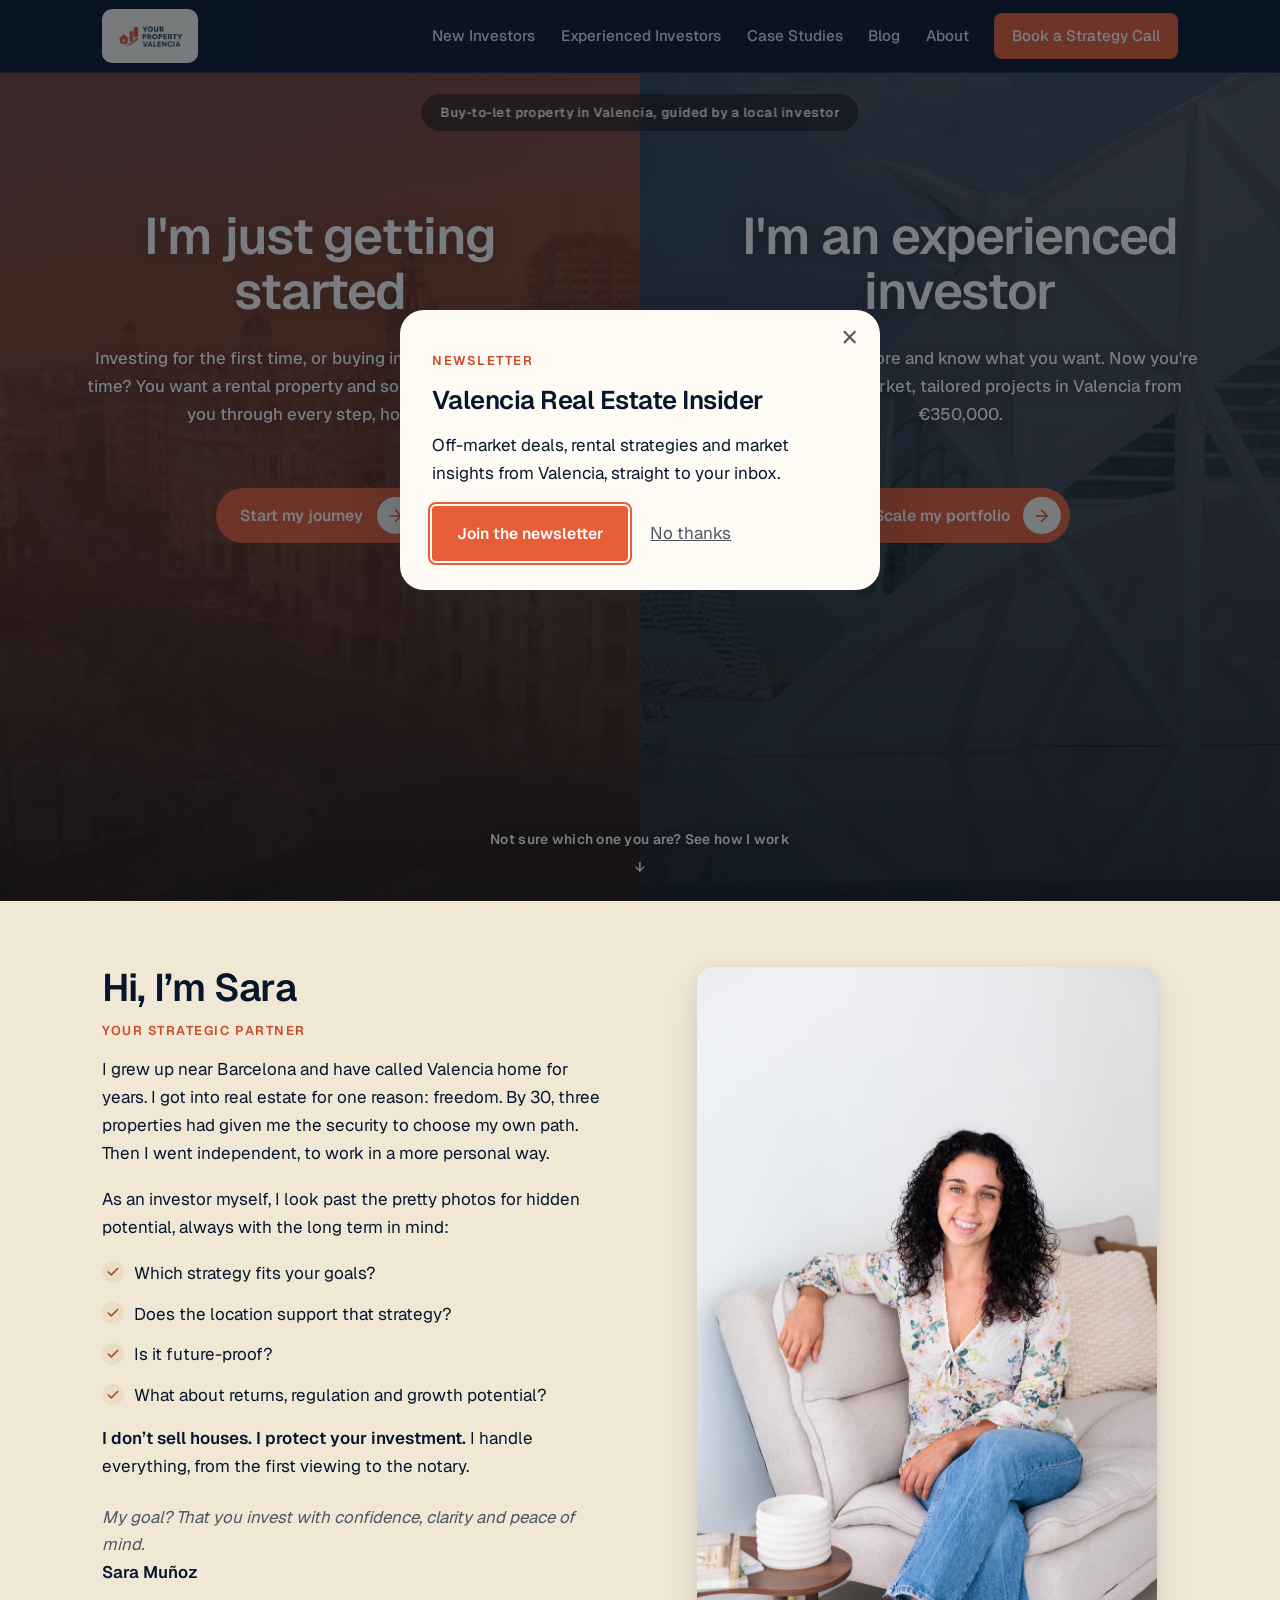
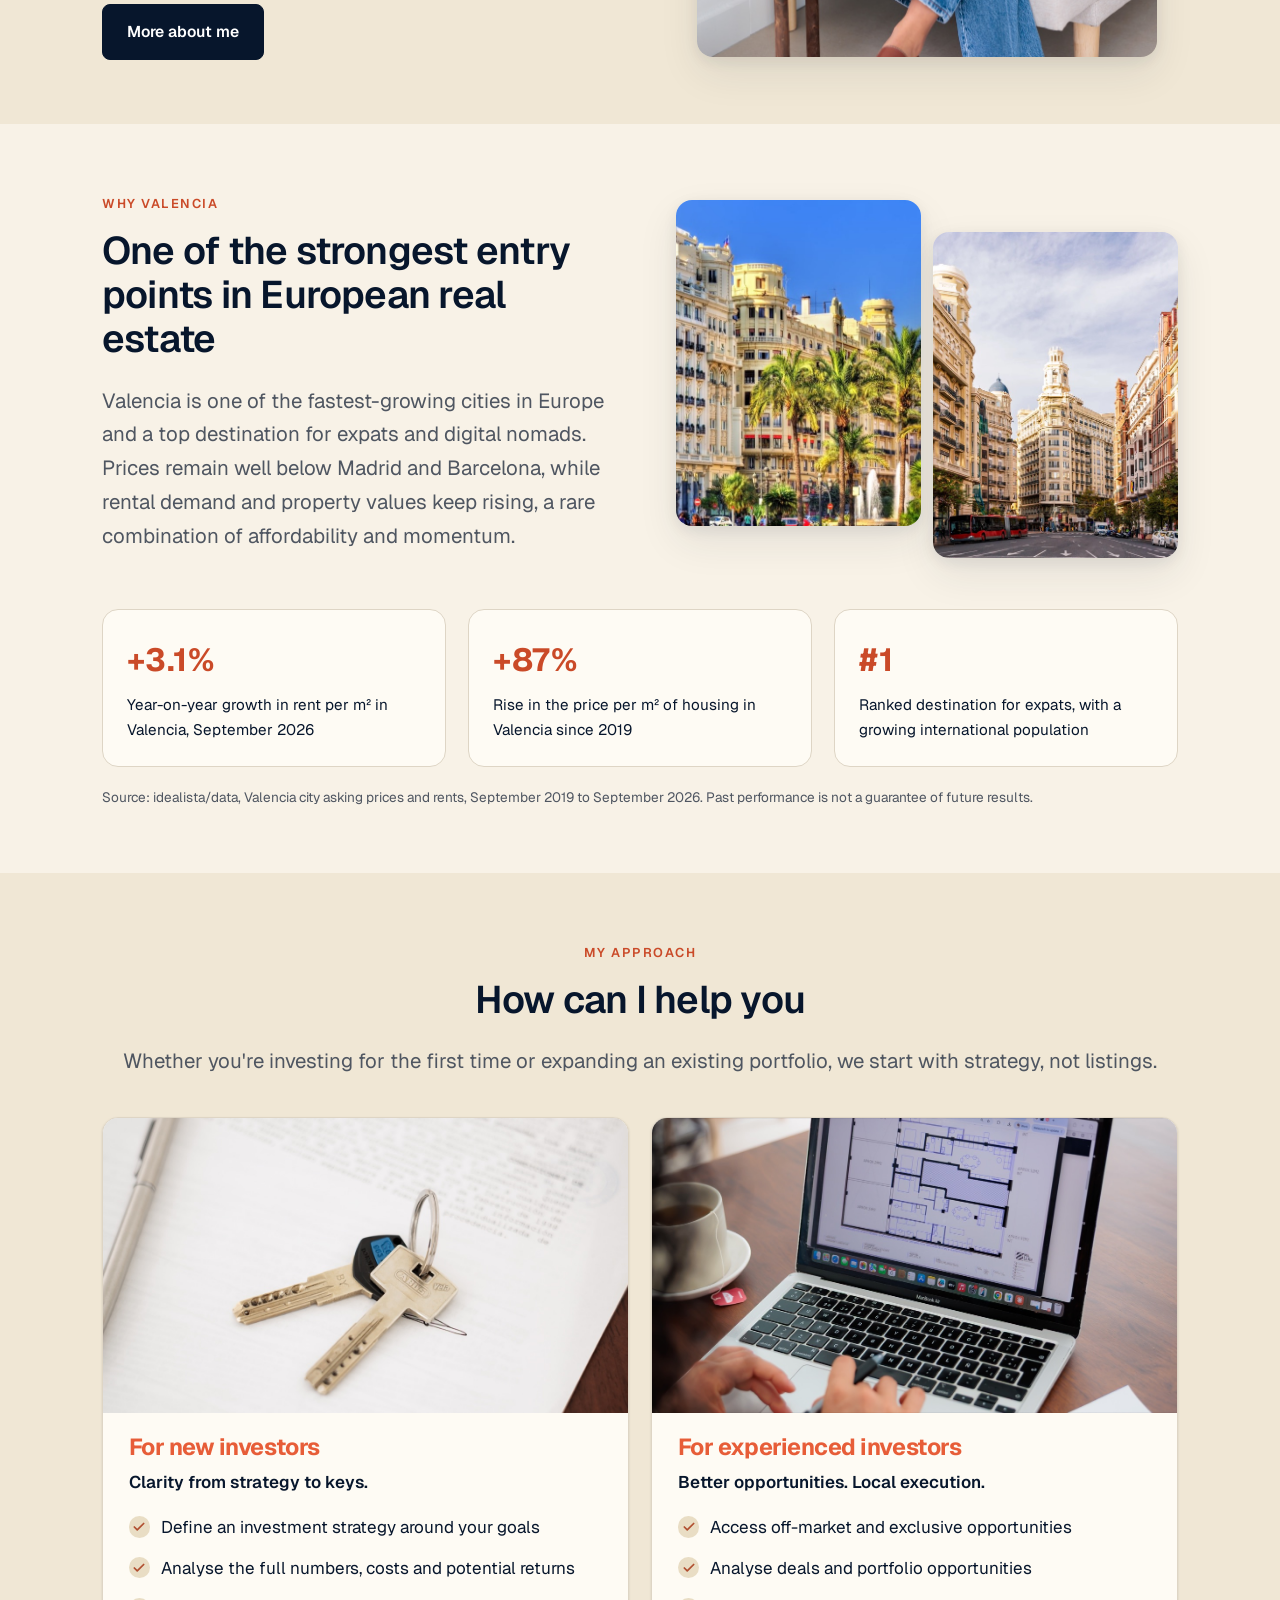
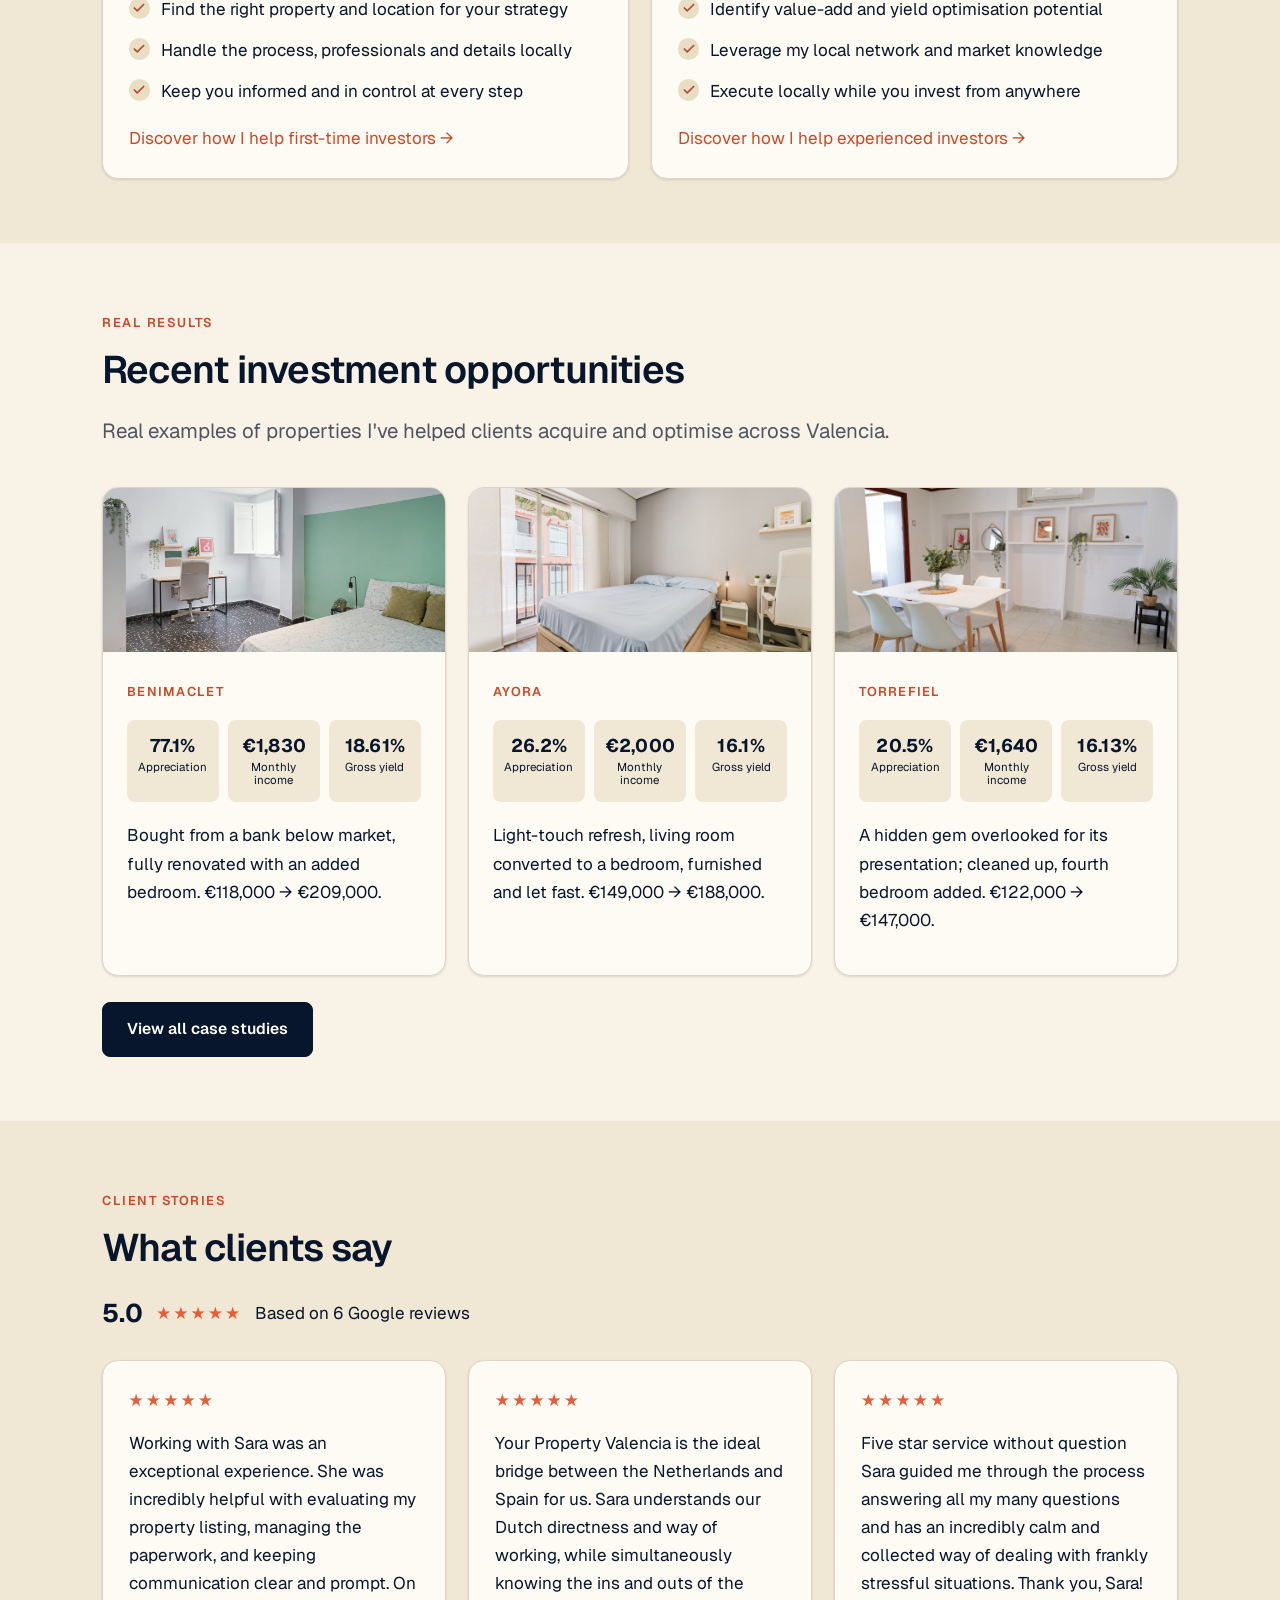
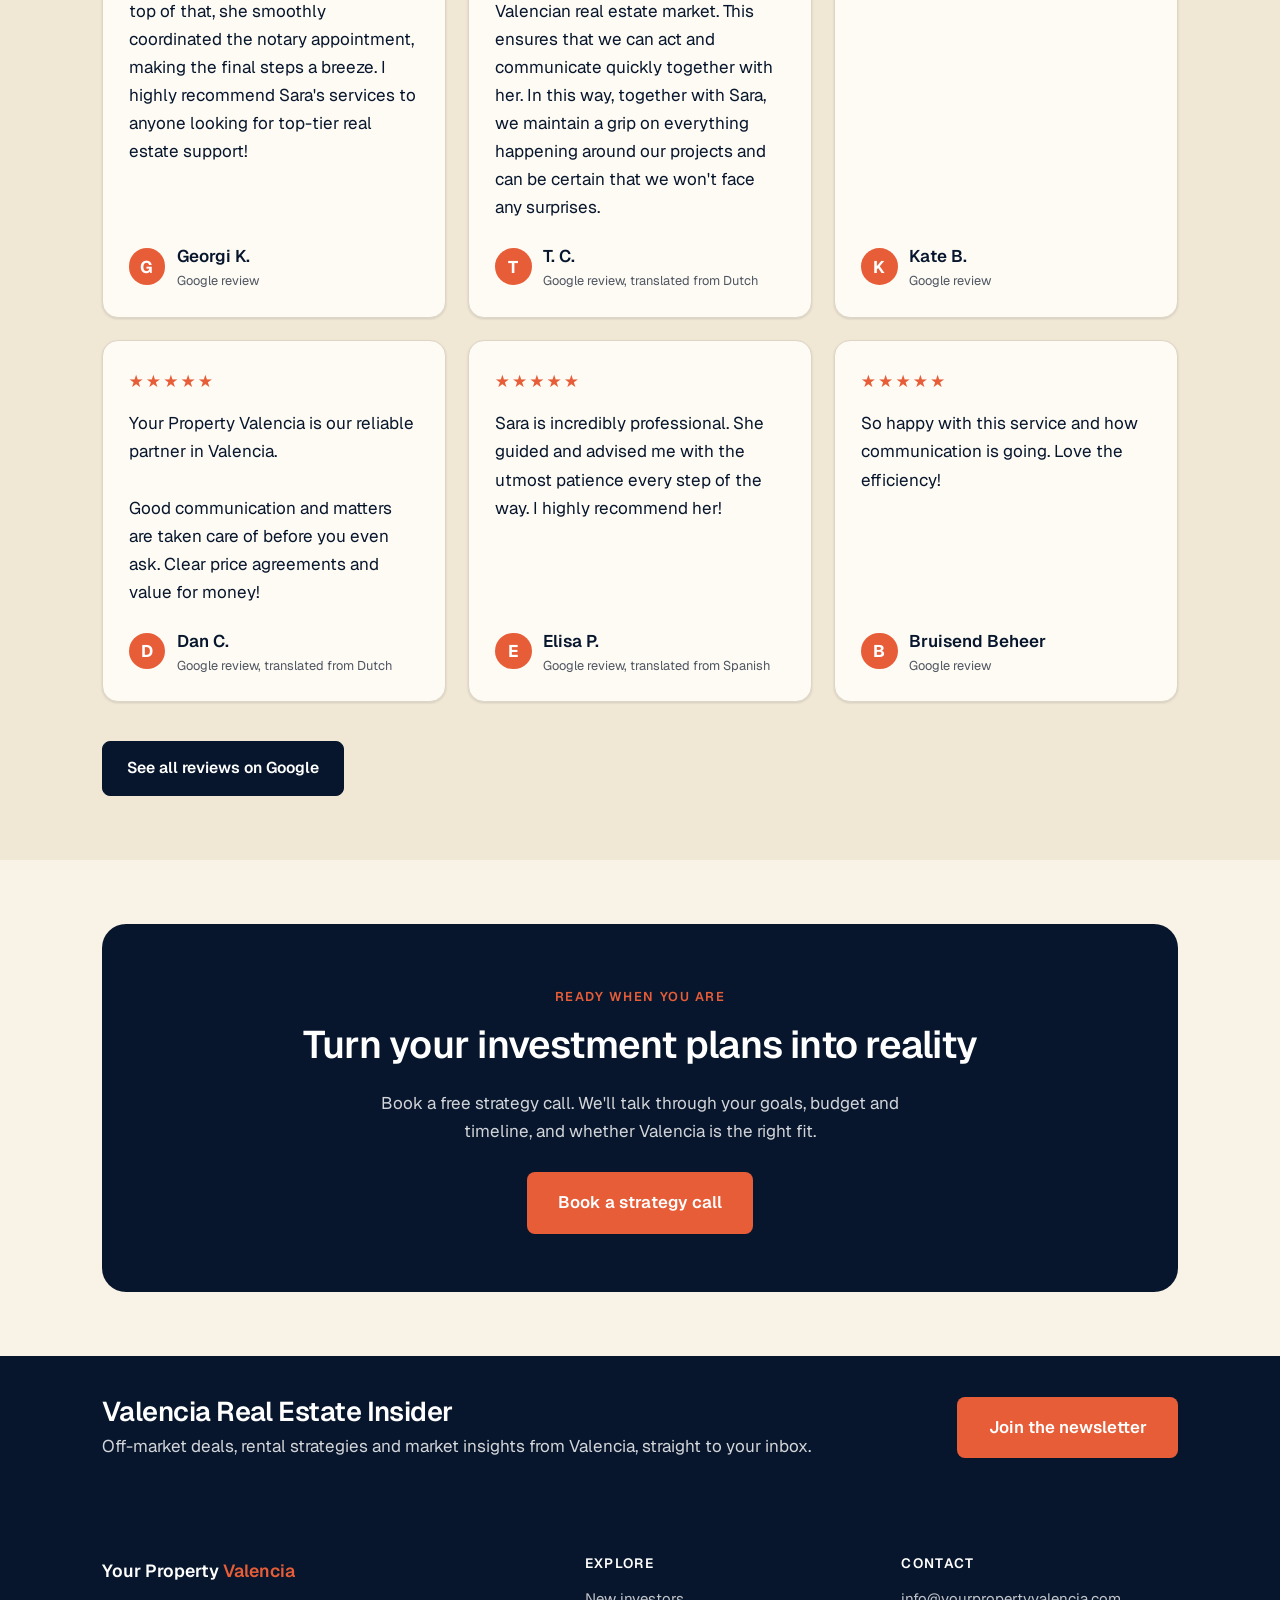
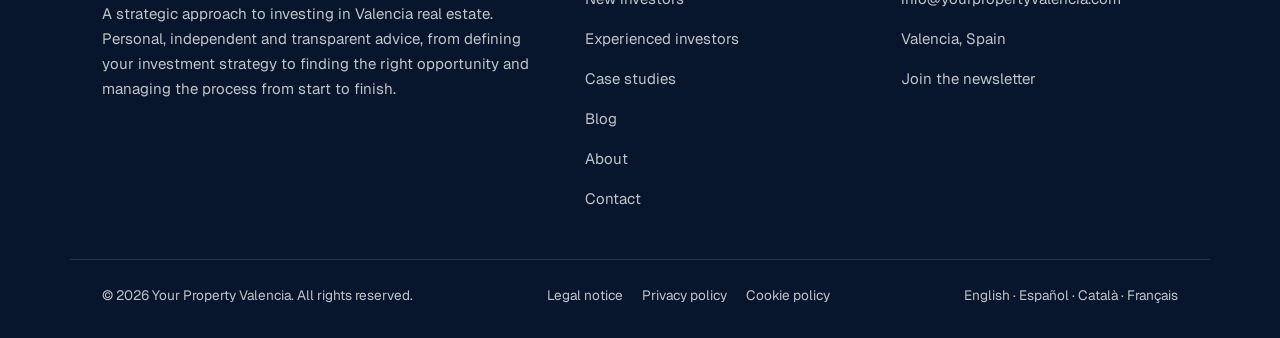
<file: your-property-valencia-website/index.html>
<!DOCTYPE html>
<html lang="en">
<head>
<meta charset="utf-8" />
<meta name="viewport" content="width=device-width, initial-scale=1" />
<title>Invest in Valencia Property | Your Property Valencia</title>
<meta name="description" content="I'm Sara Muñoz, an independent buyer's agent in Valencia. Long-term investment strategy, honest advice and full support from first viewing to notary." />
<link rel="canonical" href="https://yourpropertyvalencia.com/" />
<meta property="og:site_name" content="Your Property Valencia" />
<meta property="og:type" content="website" />
<meta property="og:title" content="Invest in Valencia Property | Your Property Valencia" />
<meta property="og:description" content="I'm Sara Muñoz, an independent buyer's agent in Valencia. Long-term investment strategy, honest advice and full support from first viewing to notary." />
<meta property="og:url" content="https://yourpropertyvalencia.com/" />
<meta property="og:image" content="https://yourpropertyvalencia.com/images/share.jpg" />
<meta property="og:image:width" content="1200" />
<meta property="og:image:height" content="630" />
<meta property="og:image:alt" content="Sara Muñoz at her laptop, with the text: Invest in Valencia with a strategic partner" />
<meta name="twitter:card" content="summary_large_image" />
<script type="application/ld+json">
{
  "@context": "https://schema.org",
  "@type": "ProfessionalService",
  "name": "Your Property Valencia",
  "url": "https://yourpropertyvalencia.com/",
  "logo": "https://yourpropertyvalencia.com/images/logo.png",
  "image": "https://yourpropertyvalencia.com/images/share.jpg",
  "description": "Independent buyer's agent and investment advisor for property investors in Valencia, Spain.",
  "email": "info@yourpropertyvalencia.com",
  "areaServed": { "@type": "City", "name": "Valencia" },
  "founder": { "@type": "Person", "name": "Sara Muñoz", "jobTitle": "Independent investment intermediary" },
  "knowsLanguage": ["en", "es", "ca", "fr"]
}
</script>
<link rel="icon" href="data:image/svg+xml,%3Csvg xmlns='http://www.w3.org/2000/svg' viewBox='0 0 32 32'%3E%3Crect width='32' height='32' rx='7' fill='%23cb5e3c'/%3E%3Cpath d='M8 17 L16 9 L24 17 M10 15.5 V24 H22 V15.5' fill='none' stroke='white' stroke-width='2.4' stroke-linecap='round' stroke-linejoin='round'/%3E%3C/svg%3E" />
<link rel="preconnect" href="https://fonts.googleapis.com" />
<link rel="preconnect" href="https://fonts.gstatic.com" crossorigin />
<link href="https://fonts.googleapis.com/css2?family=Geist:wght@400;500;600;700&display=swap" rel="stylesheet" />
<link rel="stylesheet" href="css/styles.css?v=55" />
</head>
<body class="page-home">
<a class="skip-link" href="#main">Skip to content</a>

<header class="site-header" id="siteHeader">
  <div class="container nav-inner">
    <a class="brand" href="index.html"><img src="images/logo.png" alt="Your Property Valencia" /></a>
    <button class="nav-toggle" aria-label="Open menu" aria-expanded="false" aria-controls="navMenu">
      <span></span><span></span><span></span>
    </button>
    <nav class="nav-menu" id="navMenu" aria-label="Primary">
      <a href="beginners.html">New Investors</a>
      <a href="investors.html">Experienced Investors</a>
      <a href="case-studies.html">Case Studies</a>
      <a href="blog.html">Blog</a>
      <a href="about.html">About</a>
      <a class="btn btn-primary btn-sm" href="contact.html">Book a Strategy Call</a>
    </nav>
  </div>
</header>

<main id="main">

  <h1 class="visually-hidden">Invest in Valencia property with a strategic partner</h1>

  <!-- ===================== SPLIT GATEWAY (two paths) ===================== -->
  <section class="gateway" aria-label="Choose your path">
    <p class="gateway__intro">Buy-to-let property in Valencia, guided by a local investor</p>
    <div class="gateway__panel gateway__panel--beginner">
      <div class="gateway__inner">
        <h2 class="gateway__title">I'm just getting started</h2>
        <p class="gateway__text">Investing for the first time, or buying in Spain for the first time? You want a rental property and someone who'll guide you through every step, honestly.</p>
        <a class="gateway__btn" href="beginners.html">
          Start my journey
          <svg viewBox="0 0 24 24" fill="none" stroke="currentColor" stroke-width="2.4" stroke-linecap="round" stroke-linejoin="round" aria-hidden="true"><line x1="5" y1="12" x2="19" y2="12"/><polyline points="12 5 19 12 12 19"/></svg>
        </a>
      </div>
    </div>
    <div class="gateway__panel gateway__panel--investor">
      <div class="gateway__inner">
        <h2 class="gateway__title">I'm an experienced investor</h2>
        <p class="gateway__text">You've invested before and know what you want. Now you're looking for off-market, tailored projects in Valencia from &euro;350,000.</p>
        <a class="gateway__btn" href="investors.html">
          Scale my portfolio
          <svg viewBox="0 0 24 24" fill="none" stroke="currentColor" stroke-width="2.4" stroke-linecap="round" stroke-linejoin="round" aria-hidden="true"><line x1="5" y1="12" x2="19" y2="12"/><polyline points="12 5 19 12 12 19"/></svg>
        </a>
      </div>
    </div>
    <a class="gateway__cue" href="#why-valencia" aria-label="Scroll down to see how I work">
      Not sure which one you are? See how I work
      <span aria-hidden="true">&darr;</span>
    </a>
  </section>

  <!-- ===================== ABOUT SARA (personal) ===================== -->
  <section class="section section--alt">
    <div class="container split split--reverse split--match">
      <figure class="media-portrait split__media reveal">
        <img loading="lazy" decoding="async" src="images/sara-sofa.jpg" width="933" height="1400" alt="Sara Muñoz, founder of Your Property Valencia" />
      </figure>
      <div class="reveal">
        <h2 class="hi-title">Hi, I&rsquo;m Sara</h2>
        <p class="eyebrow">Your strategic partner</p>
        <p>I grew up near Barcelona and have called Valencia home for years. I got into real estate for one reason: freedom. By 30, three properties had given me the security to choose my own path. Then I went independent, to work in a more personal way.</p>
        <p>As an investor myself, I look past the pretty photos for hidden potential, always with the long term in mind:</p>
        <ul class="check-list">
          <li>Which strategy fits your goals?</li>
          <li>Does the location support that strategy?</li>
          <li>Is it future-proof?</li>
          <li>What about returns, regulation and growth potential?</li>
        </ul>
        <p style="margin-top:0.9rem"><strong>I don&rsquo;t sell houses. I protect your investment.</strong> I handle everything, from the first viewing to the notary.</p>
        <p class="signature">
          My goal? That you invest with confidence, clarity and peace of mind.
          <strong>Sara Mu&ntilde;oz</strong>
        </p>
        <a class="btn btn-outline" href="about.html">More about me</a>
      </div>
    </div>
  </section>

  <!-- ===================== WHY VALENCIA ===================== -->
  <section class="section" id="why-valencia">
    <div class="container">
      <div class="split">
        <div class="reveal">
          <p class="eyebrow">Why Valencia</p>
          <h2>One of the strongest entry points in European real estate</h2>
          <p class="lead">Valencia is one of the fastest-growing cities in Europe and a top destination for expats and digital nomads. Prices remain well below Madrid and Barcelona, while rental demand and property values keep rising, a rare combination of affordability and momentum.</p>
        </div>
        <div class="why-gallery reveal">
          <img loading="lazy" decoding="async" src="images/valencia-plaza.jpg" width="1200" height="674" alt="Plaza in central Valencia lined with palm trees" />
          <img loading="lazy" decoding="async" src="images/valencia-street.jpg" width="1200" height="675" alt="A classic Valencia street with historic architecture" />
        </div>
      </div>
      <div class="figures" style="margin-top:2.4rem">
        <div class="figure reveal">
          <div class="figure__value">+3.1%</div>
          <p class="figure__text">Year-on-year growth in rent per m&sup2; in Valencia, September 2026</p>
        </div>
        <div class="figure reveal">
          <div class="figure__value">+87%</div>
          <p class="figure__text">Rise in the price per m&sup2; of housing in Valencia since 2019</p>
        </div>
        <div class="figure reveal">
          <div class="figure__value">#1</div>
          <p class="figure__text">Ranked destination for expats, with a growing international population</p>
        </div>
      </div>
      <p class="form-note" style="margin-top:1.2rem">Source: idealista/data, Valencia city asking prices and rents, September 2019 to September 2026. Past performance is not a guarantee of future results.</p>
    </div>
  </section>

  <!-- ===================== HOW I HELP (2 columns) ===================== -->
  <section class="section section--alt">
    <div class="container">
      <div class="center narrow reveal" style="margin-inline:auto">
        <p class="eyebrow">My approach</p>
        <h2>How can I help you</h2>
        <p class="lead">Whether you're investing for the first time or expanding an existing portfolio, we start with strategy, not listings.</p>
      </div>
      <div class="grid grid-2" style="margin-top:2.4rem">
        <div class="card how-card reveal">
          <img loading="lazy" decoding="async" class="how-card__img" src="images/how-new-investors.jpg" alt="Keys on top of property documents and a pen" />
          <h3>For new investors</h3>
          <p class="how-card__tag">Clarity from strategy to keys.</p>
          <ul class="check-list">
            <li>Define an investment strategy around your goals</li>
            <li>Analyse the full numbers, costs and potential returns</li>
            <li>Find the right property and location for your strategy</li>
            <li>Handle the process, professionals and details locally</li>
            <li>Keep you informed and in control at every step</li>
          </ul>
          <p style="margin-top:1.2rem"><a href="beginners.html">Discover how I help first-time investors &rarr;</a></p>
        </div>
        <div class="card how-card reveal">
          <img loading="lazy" decoding="async" class="how-card__img" src="images/how-experienced.jpg" alt="Reviewing floor plans on a laptop" />
          <h3>For experienced investors</h3>
          <p class="how-card__tag">Better opportunities. Local execution.</p>
          <ul class="check-list">
            <li>Access off-market and exclusive opportunities</li>
            <li>Analyse deals and portfolio opportunities</li>
            <li>Identify value-add and yield optimisation potential</li>
            <li>Leverage my local network and market knowledge</li>
            <li>Execute locally while you invest from anywhere</li>
          </ul>
          <p style="margin-top:1.2rem"><a href="investors.html">Discover how I help experienced investors &rarr;</a></p>
        </div>
      </div>
    </div>
  </section>

  <!-- ===================== CASE STUDIES ===================== -->
  <section class="section">
    <div class="container">
      <div class="reveal">
        <p class="eyebrow">Real results</p>
        <h2>Recent investment opportunities</h2>
        <p class="lead">Real examples of properties I've helped clients acquire and optimise across Valencia.</p>
      </div>
      <div class="grid grid-3" style="margin-top:2.4rem">
        <a class="case-card reveal" href="case-studies.html#benimaclet">
          <img loading="lazy" decoding="async" class="case-card__media" src="images/transform-room3-after.jpg" width="1200" height="800" alt="Renovated bedroom of a Valencia investment property" />
          <div class="case-card__body">
            <span class="case-card__loc">Benimaclet</span>
            <div class="case-metrics">
              <div class="case-metric"><b>77.1%</b><span>Appreciation</span></div>
              <div class="case-metric"><b>&euro;1,830</b><span>Monthly income</span></div>
              <div class="case-metric"><b>18.61%</b><span>Gross yield</span></div>
            </div>
            <p>Bought from a bank below market, fully renovated with an added bedroom. &euro;118,000 &rarr; &euro;209,000.</p>
          </div>
        </a>
        <a class="case-card reveal" href="case-studies.html#ayora">
          <img loading="lazy" decoding="async" class="case-card__media" src="images/project-perales-master.jpg" width="1600" height="1067" alt="Renovated bedroom of a Valencia investment property" />
          <div class="case-card__body">
            <span class="case-card__loc">Ayora</span>
            <div class="case-metrics">
              <div class="case-metric"><b>26.2%</b><span>Appreciation</span></div>
              <div class="case-metric"><b>&euro;2,000</b><span>Monthly income</span></div>
              <div class="case-metric"><b>16.1%</b><span>Gross yield</span></div>
            </div>
            <p>Light-touch refresh, living room converted to a bedroom, furnished and let fast. &euro;149,000 &rarr; &euro;188,000.</p>
          </div>
        </a>
        <a class="case-card reveal" href="case-studies.html#torrefiel">
          <img loading="lazy" decoding="async" class="case-card__media" src="images/project-ana-living.jpg" width="1600" height="1066" alt="Renovated living room of a Valencia investment property" />
          <div class="case-card__body">
            <span class="case-card__loc">Torrefiel</span>
            <div class="case-metrics">
              <div class="case-metric"><b>20.5%</b><span>Appreciation</span></div>
              <div class="case-metric"><b>&euro;1,640</b><span>Monthly income</span></div>
              <div class="case-metric"><b>16.13%</b><span>Gross yield</span></div>
            </div>
            <p>A hidden gem overlooked for its presentation; cleaned up, fourth bedroom added. &euro;122,000 &rarr; &euro;147,000.</p>
          </div>
        </a>
      </div>
      <p style="margin-top:1.6rem"><a class="btn btn-outline" href="case-studies.html">View all case studies</a></p>
    </div>
  </section>

  <!-- GOOGLE REVIEWS: real reviews copied word for word from the Google Business Profile. -->
  <section class="section section--alt" id="reviews">
    <div class="container">
      <div class="narrow reveal">
        <p class="eyebrow">Client stories</p>
        <h2>What clients say</h2>
      </div>
      <div class="reviews__summary reveal">
        <span class="reviews__score">5.0</span>
        <span class="stars" role="img" aria-label="5 out of 5 stars">&#9733;&#9733;&#9733;&#9733;&#9733;</span>
        <span>Based on 6 Google reviews</span>
      </div>
      <div class="grid grid-3 reviews">
        <figure class="card review-card reveal">
          <span class="stars" role="img" aria-label="5 out of 5 stars">&#9733;&#9733;&#9733;&#9733;&#9733;</span>
          <blockquote>Working with Sara was an exceptional experience. She was incredibly helpful with evaluating my property listing, managing the paperwork, and keeping communication clear and prompt. On top of that, she smoothly coordinated the notary appointment, making the final steps a breeze. I highly recommend Sara's services to anyone looking for top-tier real estate support!</blockquote>
          <figcaption><span class="review-card__avatar" aria-hidden="true">G</span><span><strong>Georgi K.</strong><small>Google review</small></span></figcaption>
        </figure>
        <figure class="card review-card reveal">
          <span class="stars" role="img" aria-label="5 out of 5 stars">&#9733;&#9733;&#9733;&#9733;&#9733;</span>
          <blockquote>Your Property Valencia is the ideal bridge between the Netherlands and Spain for us. Sara understands our Dutch directness and way of working, while simultaneously knowing the ins and outs of the Valencian real estate market. This ensures that we can act and communicate quickly together with her. In this way, together with Sara, we maintain a grip on everything happening around our projects and can be certain that we won't face any surprises.</blockquote>
          <figcaption><span class="review-card__avatar" aria-hidden="true">T</span><span><strong>T. C.</strong><small>Google review, translated from Dutch</small></span></figcaption>
        </figure>
        <figure class="card review-card reveal">
          <span class="stars" role="img" aria-label="5 out of 5 stars">&#9733;&#9733;&#9733;&#9733;&#9733;</span>
          <blockquote>Five star service without question Sara guided me through the process answering all my many questions and has an incredibly calm and collected way of dealing with frankly stressful situations. Thank you, Sara!</blockquote>
          <figcaption><span class="review-card__avatar" aria-hidden="true">K</span><span><strong>Kate B.</strong><small>Google review</small></span></figcaption>
        </figure>
        <figure class="card review-card reveal">
          <span class="stars" role="img" aria-label="5 out of 5 stars">&#9733;&#9733;&#9733;&#9733;&#9733;</span>
          <blockquote>Your Property Valencia is our reliable partner in Valencia.<br><br>Good communication and matters are taken care of before you even ask. Clear price agreements and value for money!</blockquote>
          <figcaption><span class="review-card__avatar" aria-hidden="true">D</span><span><strong>Dan C.</strong><small>Google review, translated from Dutch</small></span></figcaption>
        </figure>
        <figure class="card review-card reveal">
          <span class="stars" role="img" aria-label="5 out of 5 stars">&#9733;&#9733;&#9733;&#9733;&#9733;</span>
          <blockquote>Sara is incredibly professional. She guided and advised me with the utmost patience every step of the way. I highly recommend her!</blockquote>
          <figcaption><span class="review-card__avatar" aria-hidden="true">E</span><span><strong>Elisa P.</strong><small>Google review, translated from Spanish</small></span></figcaption>
        </figure>
        <figure class="card review-card reveal">
          <span class="stars" role="img" aria-label="5 out of 5 stars">&#9733;&#9733;&#9733;&#9733;&#9733;</span>
          <blockquote>So happy with this service and how communication is going. Love the efficiency!</blockquote>
          <figcaption><span class="review-card__avatar" aria-hidden="true">B</span><span><strong>Bruisend Beheer</strong><small>Google review</small></span></figcaption>
        </figure>
      </div>
      <p style="margin-top:2.4rem"><a class="btn btn-outline" href="https://search.google.com/local/reviews?placeid=ChIJETZoNlUR648RcdY-A3rYVTU" target="_blank" rel="noopener">See all reviews on Google</a></p>
    </div>
  </section>

  <!-- ===================== FINAL CTA ===================== -->
  <section class="section">
    <div class="container">
      <div class="cta-band reveal">
        <p class="eyebrow">Ready when you are</p>
        <h2>Turn your investment plans into reality</h2>
        <p>Book a free strategy call. We'll talk through your goals, budget and timeline, and whether Valencia is the right fit.</p>
        <a class="btn btn-primary btn-lg" href="contact.html">Book a strategy call</a>
      </div>
    </div>
  </section>

</main>

<footer class="site-footer">
  <div class="container footer-grid">
    <div>
      <p class="footer-brand">Your Property <span>Valencia</span></p>
      <p>A strategic approach to investing in Valencia real estate. Personal, independent and transparent advice, from defining your investment strategy to finding the right opportunity and managing the process from start to finish.</p>
    </div>
    <div>
      <h4>Explore</h4>
      <ul>
        <li><a href="beginners.html">New investors</a></li>
        <li><a href="investors.html">Experienced investors</a></li>
        <li><a href="case-studies.html">Case studies</a></li>
        <li><a href="blog.html">Blog</a></li>
        <li><a href="about.html">About</a></li>
        <li><a href="contact.html">Contact</a></li>
      </ul>
    </div>
    <div>
      <h4>Contact</h4>
      <ul>
        <li><a href="mailto:info@yourpropertyvalencia.com">info@yourpropertyvalencia.com</a></li>
        <li>Valencia, Spain</li>
      </ul>
    </div>
  </div>
  <div class="container footer-bottom">
    <span>&copy; <span data-year>2026</span> Your Property Valencia. All rights reserved.</span>
    <nav class="footer-legal" aria-label="Legal"><a href="legal-notice.html">Legal notice</a><a href="privacy-policy.html">Privacy policy</a><a href="cookie-policy.html">Cookie policy</a></nav>
    <span>English &middot; Español &middot; Català &middot; Français</span>
  </div>
</footer>

<script src="js/content.js?v=55" defer></script>
<script src="js/main.js?v=55" defer></script>
<script src="js/newsletter.js?v=55" defer></script>
</body>
</html>
</file>
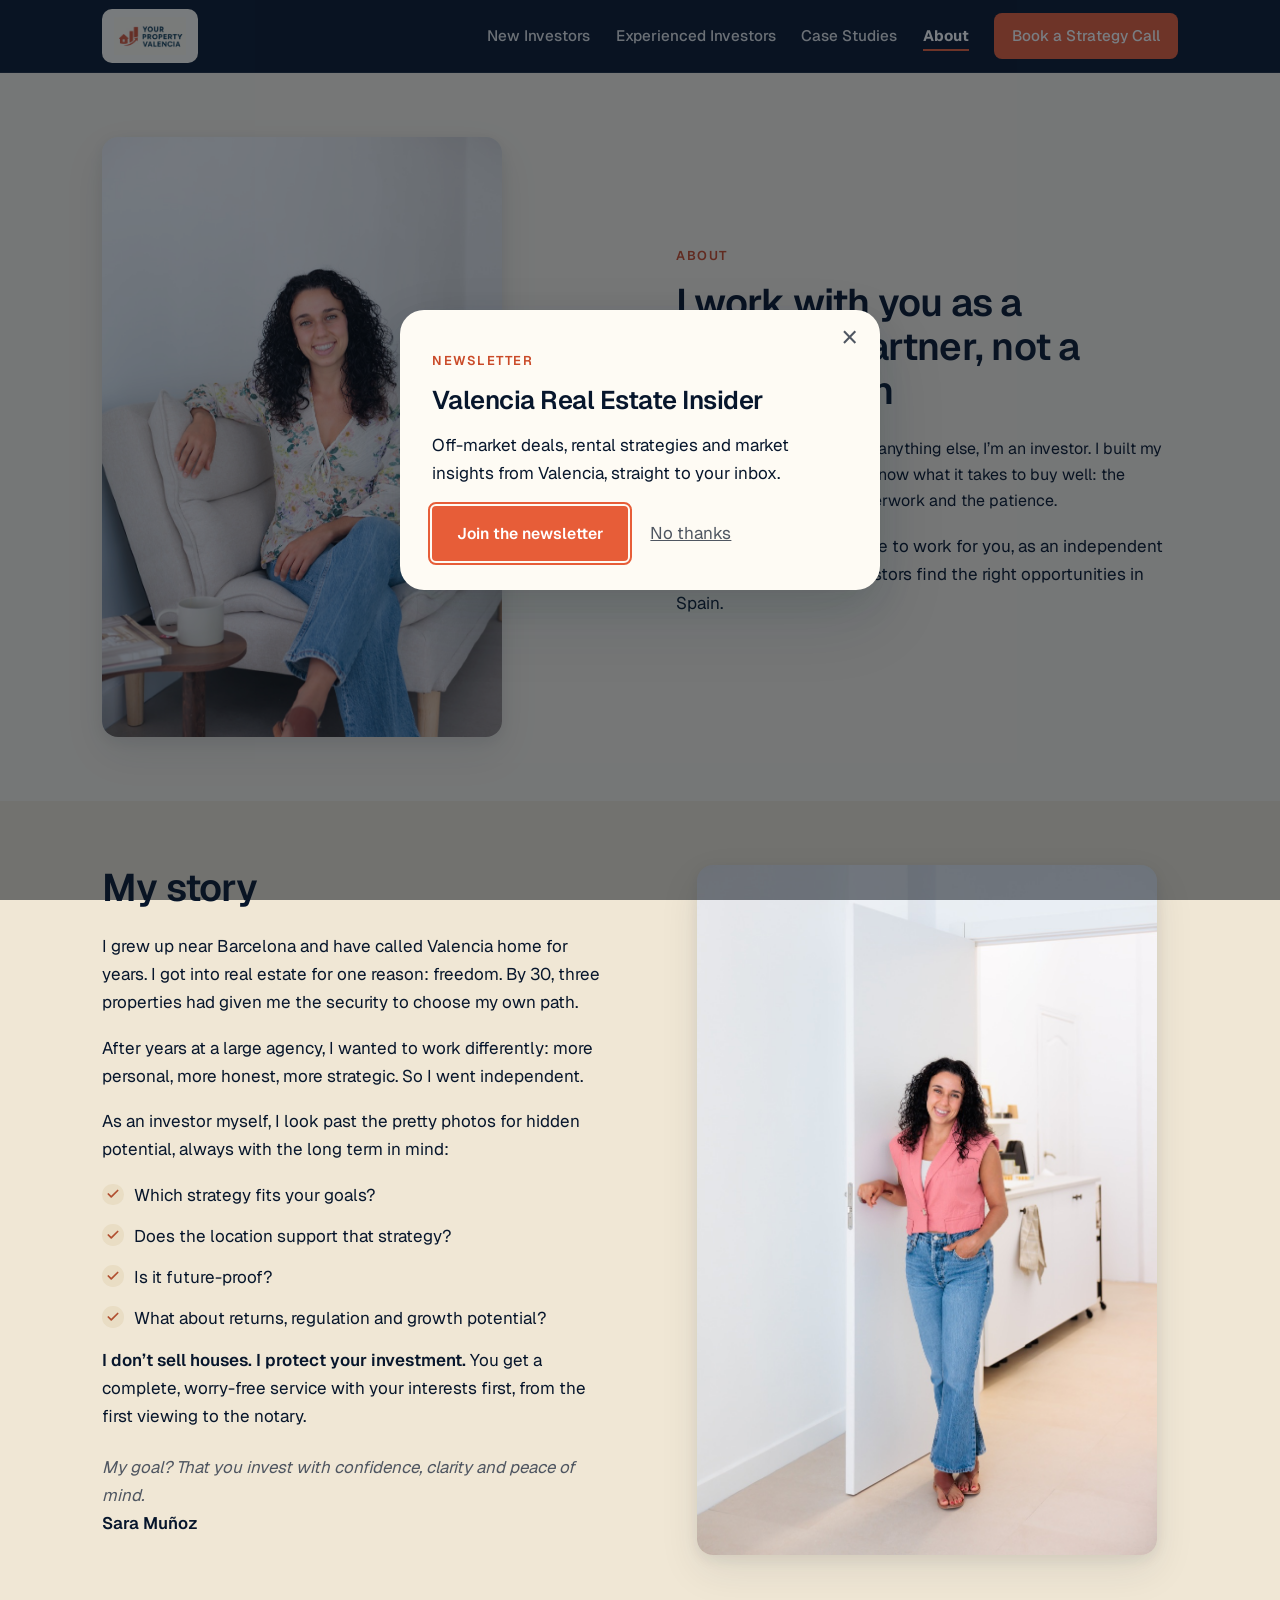
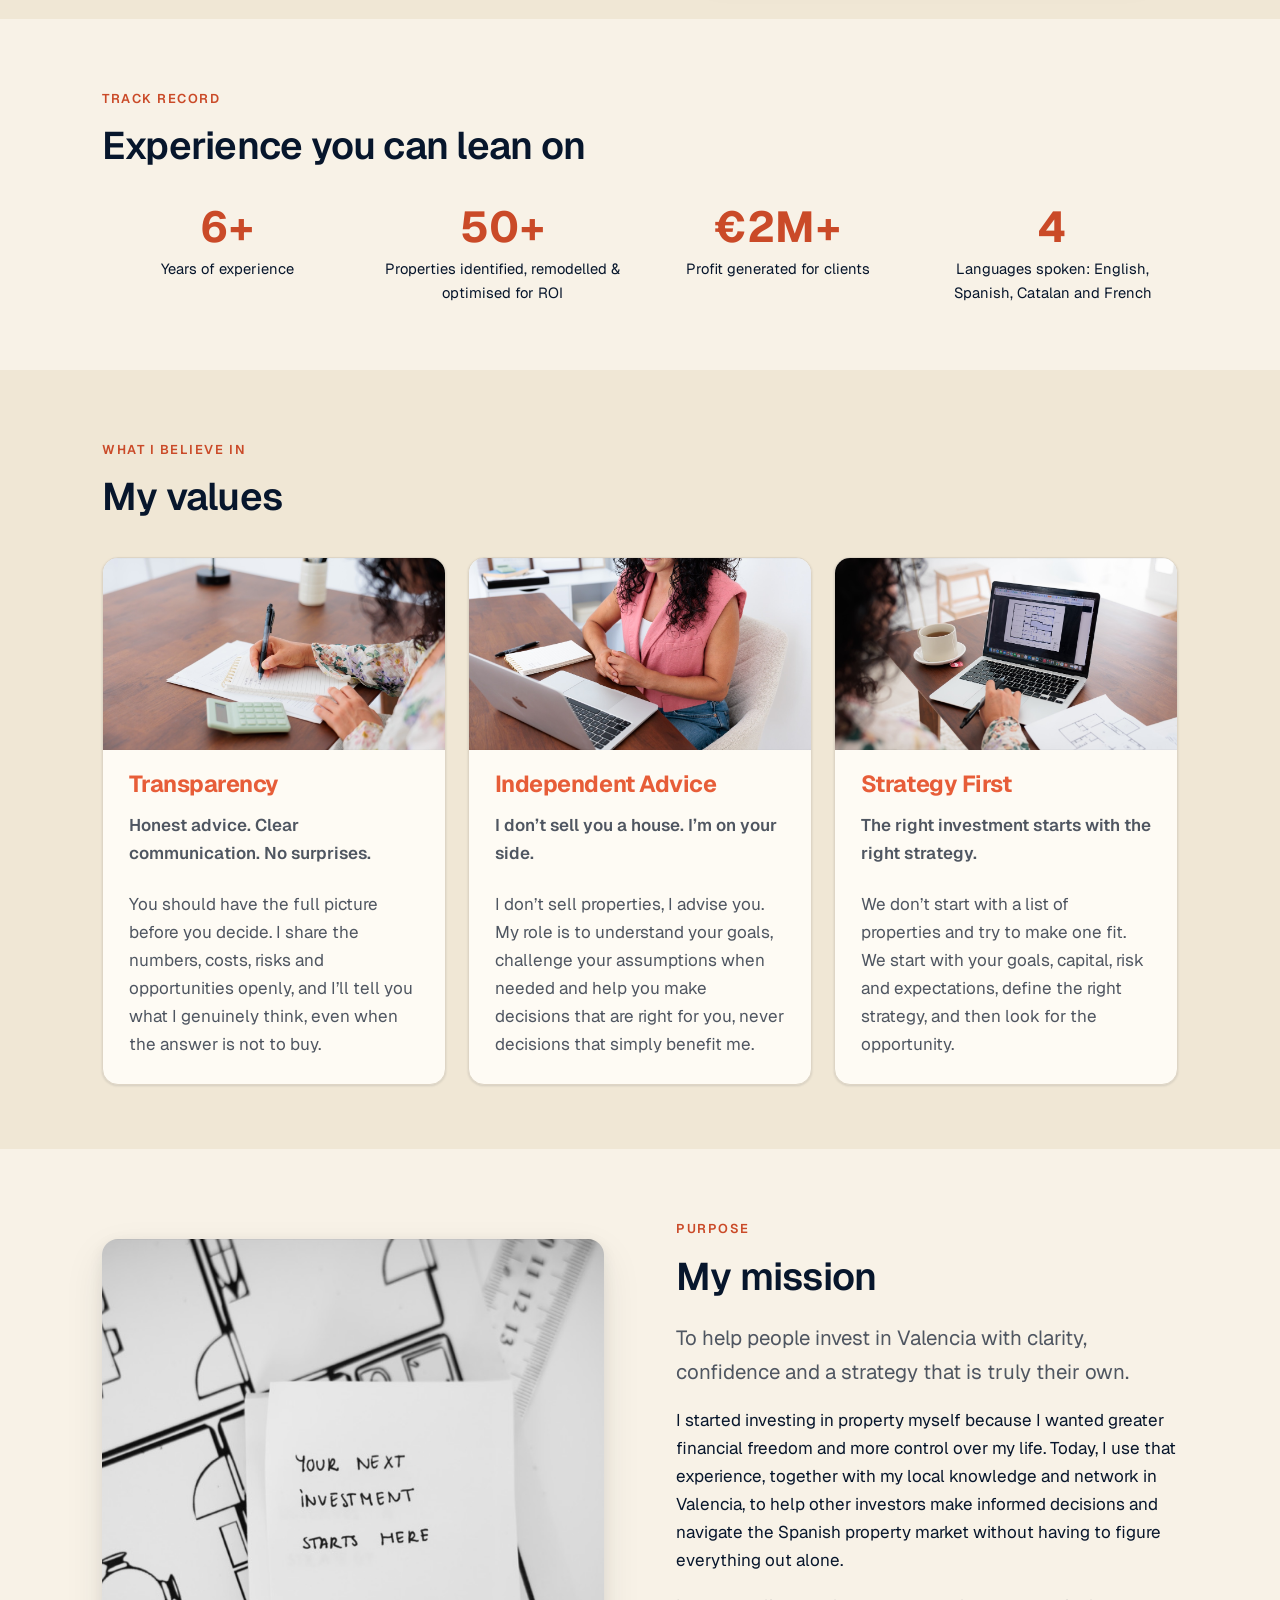
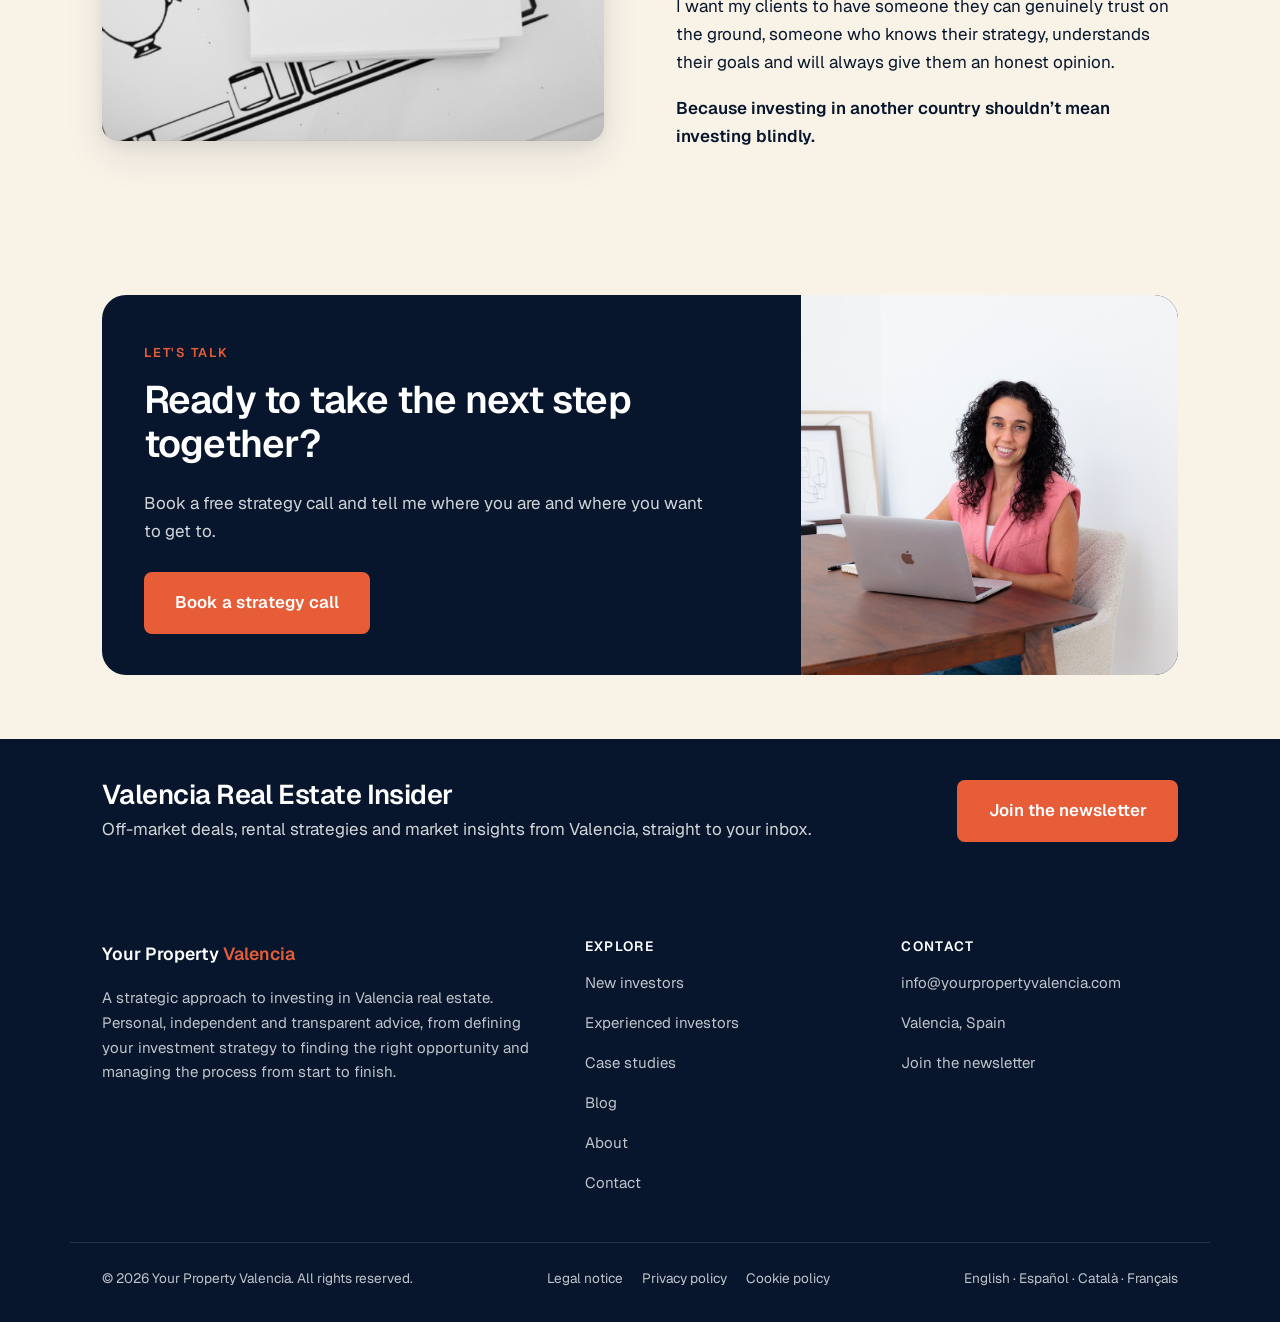
<file: your-property-valencia-website/about.html>
<!DOCTYPE html>
<html lang="en">
<head>
<meta charset="utf-8" />
<meta name="viewport" content="width=device-width, initial-scale=1" />
<title>About Sara Muñoz | Your Property Valencia</title>
<meta name="description" content="I'm Sara Muñoz, an investor turned independent buyer's agent in Valencia. Read my story and how I guide investors, step by step." />
<link rel="canonical" href="https://yourpropertyvalencia.com/about.html" />
<meta property="og:site_name" content="Your Property Valencia" />
<meta property="og:type" content="website" />
<meta property="og:title" content="About Sara Muñoz | Your Property Valencia" />
<meta property="og:description" content="I'm Sara Muñoz, an investor turned independent buyer's agent in Valencia. Read my story and how I guide investors, step by step." />
<meta property="og:url" content="https://yourpropertyvalencia.com/about.html" />
<meta property="og:image" content="https://yourpropertyvalencia.com/images/share.jpg" />
<meta property="og:image:width" content="1200" />
<meta property="og:image:height" content="630" />
<meta property="og:image:alt" content="Sara Muñoz at her laptop, with the text: Invest in Valencia with a strategic partner" />
<meta name="twitter:card" content="summary_large_image" />
<link rel="icon" href="data:image/svg+xml,%3Csvg xmlns='http://www.w3.org/2000/svg' viewBox='0 0 32 32'%3E%3Crect width='32' height='32' rx='7' fill='%23cb5e3c'/%3E%3Cpath d='M8 17 L16 9 L24 17 M10 15.5 V24 H22 V15.5' fill='none' stroke='white' stroke-width='2.4' stroke-linecap='round' stroke-linejoin='round'/%3E%3C/svg%3E" />
<link rel="preconnect" href="https://fonts.googleapis.com" />
<link rel="preconnect" href="https://fonts.gstatic.com" crossorigin />
<link href="https://fonts.googleapis.com/css2?family=Geist:wght@400;500;600;700&display=swap" rel="stylesheet" />
<link rel="stylesheet" href="css/styles.css?v=55" />
</head>
<body>
<a class="skip-link" href="#main">Skip to content</a>

<header class="site-header" id="siteHeader">
  <div class="container nav-inner">
    <a class="brand" href="index.html"><img src="images/logo.png" alt="Your Property Valencia" /></a>
    <button class="nav-toggle" aria-label="Open menu" aria-expanded="false" aria-controls="navMenu">
      <span></span><span></span><span></span>
    </button>
    <nav class="nav-menu" id="navMenu" aria-label="Primary">
      <a href="beginners.html">New Investors</a>
      <a href="investors.html">Experienced Investors</a>
      <a href="case-studies.html">Case Studies</a>
      <a href="about.html" aria-current="page">About</a>
      <a class="btn btn-primary btn-sm" href="contact.html">Book a Strategy Call</a>
    </nav>
  </div>
</header>

<main id="main">

  <section class="section">
    <div class="container split">
      <div class="split__media reveal">
        <img class="portrait" src="images/sara-portrait.jpg" width="933" height="1400" alt="Portrait of Sara Muñoz, founder of Your Property Valencia" />
      </div>
      <div class="reveal">
        <p class="eyebrow">About</p>
        <h1 class="h1--sm">I work with you as a strategic partner, not a salesperson</h1>
        <p class="lead lead--sm">I&rsquo;m Sara Mu&ntilde;oz, and before anything else, I&rsquo;m an investor. I built my own portfolio in Spain, so I know what it takes to buy well: the numbers, the risks, the paperwork and the patience.</p>
        <p>Today I put that experience to work for you, as an independent intermediary helping investors find the right opportunities in Spain.</p>
      </div>
    </div>
  </section>

  <section class="section section--alt">
    <div class="container split split--match">
      <div class="reveal">
        <h2>My story</h2>
        <p>I grew up near Barcelona and have called Valencia home for years. I got into real estate for one reason: freedom. By 30, three properties had given me the security to choose my own path.</p>
        <p>After years at a large agency, I wanted to work differently: more personal, more honest, more strategic. So I went independent.</p>
        <p>As an investor myself, I look past the pretty photos for hidden potential, always with the long term in mind:</p>
        <ul class="check-list">
          <li>Which strategy fits your goals?</li>
          <li>Does the location support that strategy?</li>
          <li>Is it future-proof?</li>
          <li>What about returns, regulation and growth potential?</li>
        </ul>
        <p style="margin-top:0.9rem"><strong>I don&rsquo;t sell houses. I protect your investment.</strong> You get a complete, worry-free service with your interests first, from the first viewing to the notary.</p>
        <p class="signature">
          My goal? That you invest with confidence, clarity and peace of mind.
          <strong>Sara Mu&ntilde;oz</strong>
        </p>
      </div>
      <figure class="media-portrait reveal">
        <img loading="lazy" decoding="async" src="images/sara-story.jpg" width="933" height="1400" alt="Sara Muñoz standing in the doorway of a bright Valencia apartment" />
      </figure>
    </div>
  </section>

  <section class="section">
    <div class="container">
      <div class="narrow reveal">
        <p class="eyebrow">Track record</p>
        <h2>Experience you can lean on</h2>
      </div>
      <div class="stats reveal" style="margin-top:2.4rem">
        <div><span class="stat__num">6+</span><span class="stat__label">Years of experience</span></div>
        <div><span class="stat__num">50+</span><span class="stat__label">Properties identified, remodelled &amp; optimised for ROI</span></div>
        <div><span class="stat__num">&euro;2M+</span><span class="stat__label">Profit generated for clients</span></div>
        <div><span class="stat__num">4</span><span class="stat__label">Languages spoken: English, Spanish, Catalan and French</span></div>
      </div>
    </div>
  </section>

  <section class="section section--alt">
    <div class="container">
      <div class="narrow reveal">
        <p class="eyebrow">What I believe in</p>
        <h2>My values</h2>
      </div>
      <div class="grid grid-3" style="margin-top:2.4rem">
        <div class="card how-card reveal">
          <img loading="lazy" decoding="async" class="how-card__img" src="images/value-transparency.jpg" alt="Writing numbers in a notebook next to a calculator" />
          <h3>Transparency</h3>
          <p class="value-tag"><strong>Honest advice. Clear communication. No surprises.</strong></p>
          <p>You should have the full picture before you decide. I share the numbers, costs, risks and opportunities openly, and I&rsquo;ll tell you what I genuinely think, even when the answer is not to buy.</p>
        </div>
        <div class="card how-card reveal">
          <img loading="lazy" decoding="async" class="how-card__img" src="images/value-independent.jpg" alt="Sara working at her laptop" />
          <h3>Independent Advice</h3>
          <p class="value-tag"><strong>I don&rsquo;t sell you a house. I&rsquo;m on your side.</strong></p>
          <p>I don&rsquo;t sell properties, I advise you. My role is to understand your goals, challenge your assumptions when needed and help you make decisions that are right for you, never decisions that simply benefit me.</p>
        </div>
        <div class="card how-card reveal">
          <img loading="lazy" decoding="async" class="how-card__img" src="images/value-strategy.jpg" alt="Floor plans on a laptop screen" />
          <h3>Strategy First</h3>
          <p class="value-tag"><strong>The right investment starts with the right strategy.</strong></p>
          <p>We don&rsquo;t start with a list of properties and try to make one fit. We start with your goals, capital, risk and expectations, define the right strategy, and then look for the opportunity.</p>
        </div>
      </div>
    </div>
  </section>

  <section class="section">
    <div class="container split">
      <div class="split__media split__media--square reveal">
        <img loading="lazy" decoding="async" src="images/exp-portfolio.jpg" width="1200" height="675" alt="A note reading Your next investment starts here, on top of a floor plan" />
      </div>
      <div class="reveal">
        <p class="eyebrow">Purpose</p>
        <h2>My mission</h2>
        <p class="lead">To help people invest in Valencia with clarity, confidence and a strategy that is truly their own.</p>
        <p>I started investing in property myself because I wanted greater financial freedom and more control over my life. Today, I use that experience, together with my local knowledge and network in Valencia, to help other investors make informed decisions and navigate the Spanish property market without having to figure everything out alone.</p>
        <p>I want my clients to have someone they can genuinely trust on the ground, someone who knows their strategy, understands their goals and will always give them an honest opinion.</p>
        <p><strong>Because investing in another country shouldn&rsquo;t mean investing blindly.</strong></p>
      </div>
    </div>
  </section>

  <section class="section">
    <div class="container">
      <div class="cta-band cta-band--photo reveal">
        <div class="cta-band__text">
          <p class="eyebrow">Let's talk</p>
          <h2>Ready to take the next step together?</h2>
          <p>Book a free strategy call and tell me where you are and where you want to get to.</p>
          <a class="btn btn-primary btn-lg" href="contact.html">Book a strategy call</a>
        </div>
        <div class="cta-band__img">
          <img loading="lazy" decoding="async" src="images/cta-sara-desk.jpg" width="900" height="1125" alt="Sara smiling at her laptop, ready for your strategy call" />
        </div>
      </div>
    </div>
  </section>

</main>

<footer class="site-footer">
  <div class="container footer-grid">
    <div>
      <p class="footer-brand">Your Property <span>Valencia</span></p>
      <p>A strategic approach to investing in Valencia real estate. Personal, independent and transparent advice, from defining your investment strategy to finding the right opportunity and managing the process from start to finish.</p>
    </div>
    <div>
      <h4>Explore</h4>
      <ul>
        <li><a href="beginners.html">New investors</a></li>
        <li><a href="investors.html">Experienced investors</a></li>
        <li><a href="case-studies.html">Case studies</a></li>
        <li><a href="blog.html">Blog</a></li>
        <li><a href="about.html">About</a></li>
        <li><a href="contact.html">Contact</a></li>
      </ul>
    </div>
    <div>
      <h4>Contact</h4>
      <ul>
        <li><a href="mailto:info@yourpropertyvalencia.com">info@yourpropertyvalencia.com</a></li>
        <li>Valencia, Spain</li>
      </ul>
    </div>
  </div>
  <div class="container footer-bottom">
    <span>&copy; <span data-year>2026</span> Your Property Valencia. All rights reserved.</span>
    <nav class="footer-legal" aria-label="Legal"><a href="legal-notice.html">Legal notice</a><a href="privacy-policy.html">Privacy policy</a><a href="cookie-policy.html">Cookie policy</a></nav>
    <span>English &middot; Español &middot; Català &middot; Français</span>
  </div>
</footer>

<script src="js/main.js?v=55" defer></script>
<script src="js/newsletter.js?v=55" defer></script>
</body>
</html>
</file>
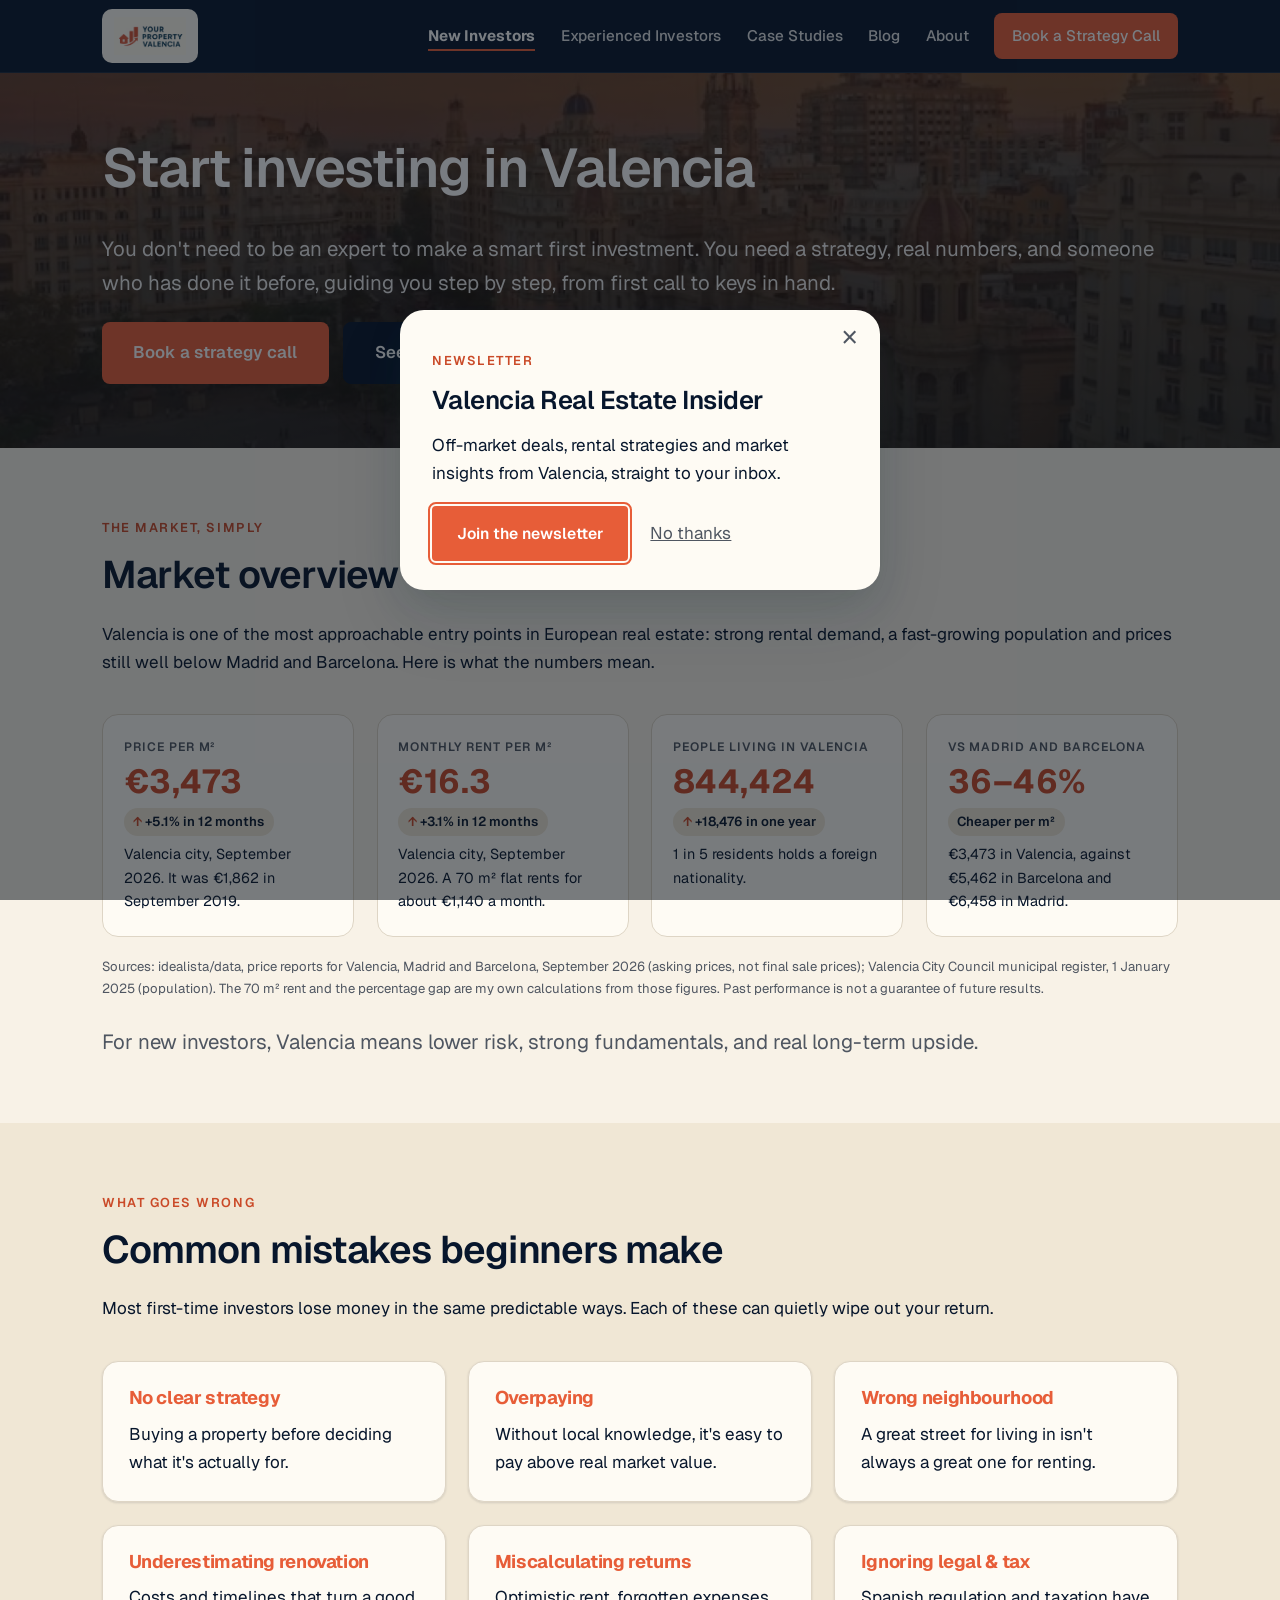
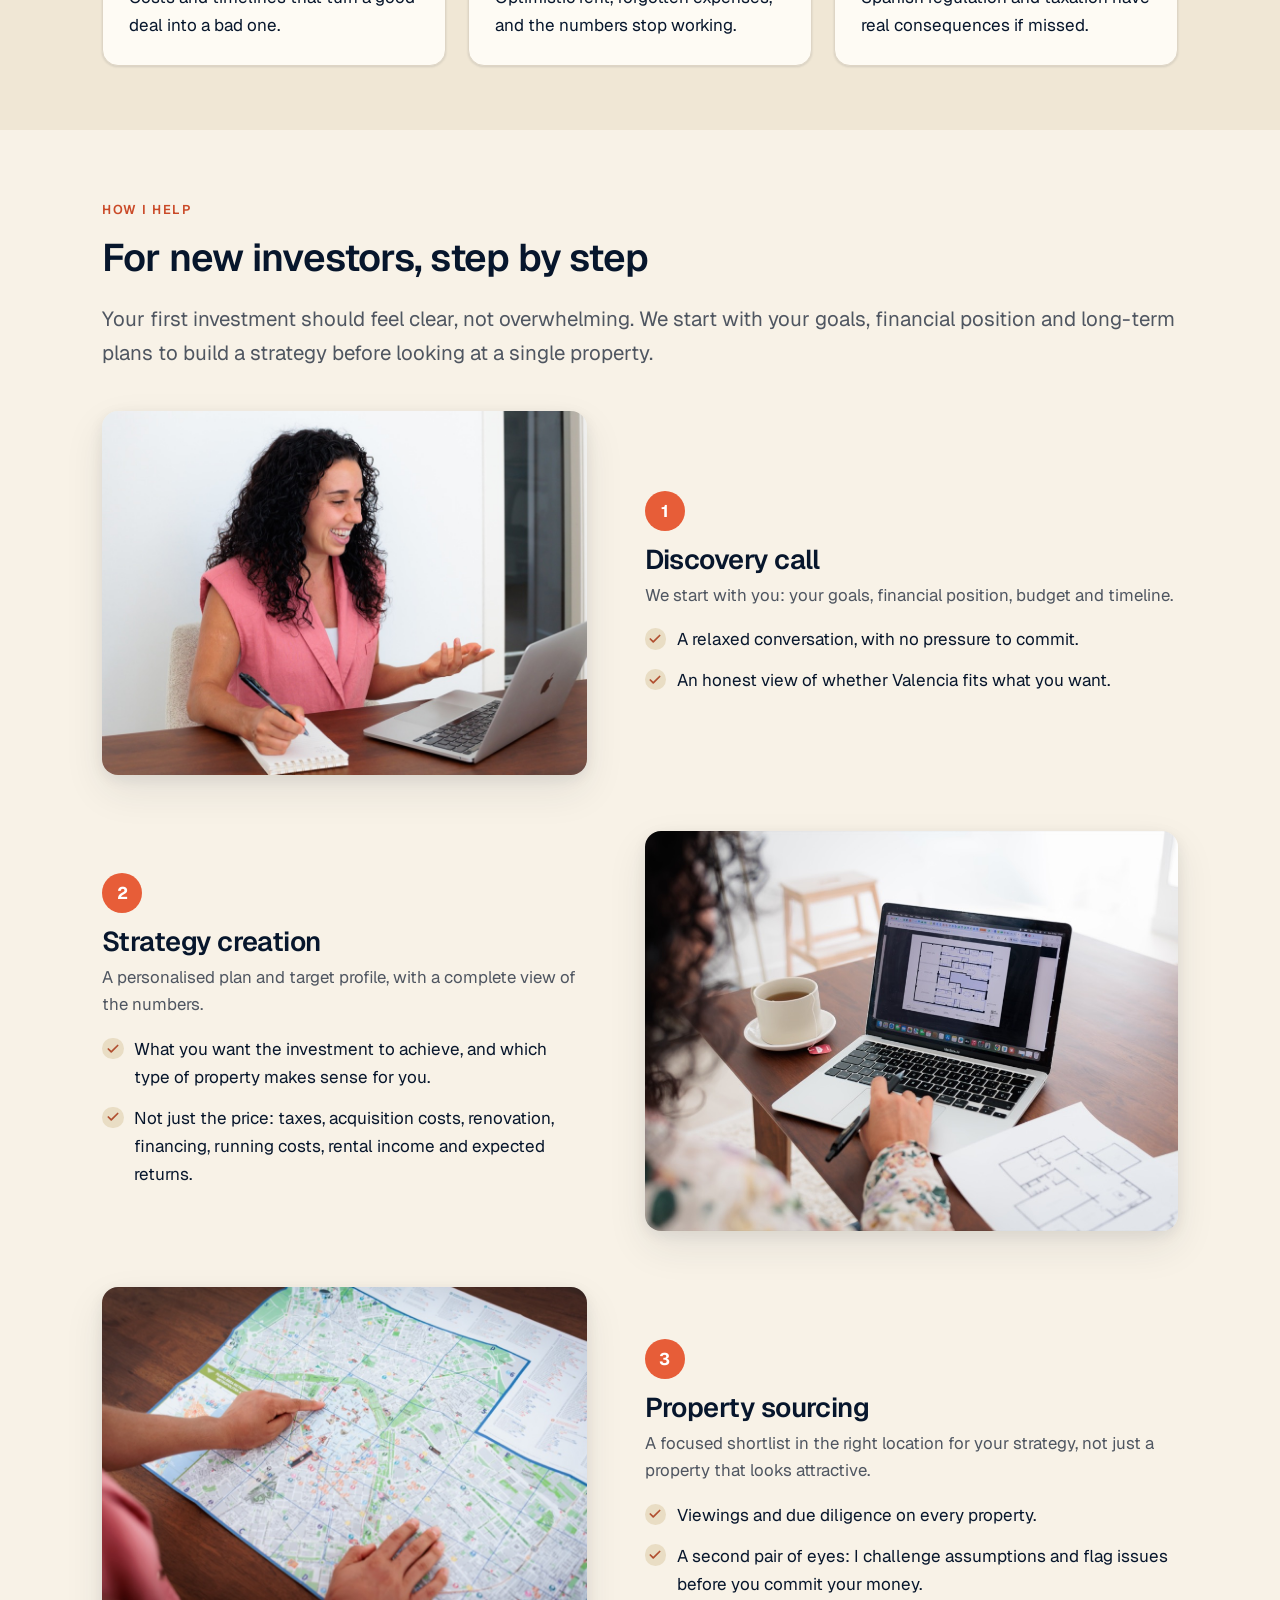
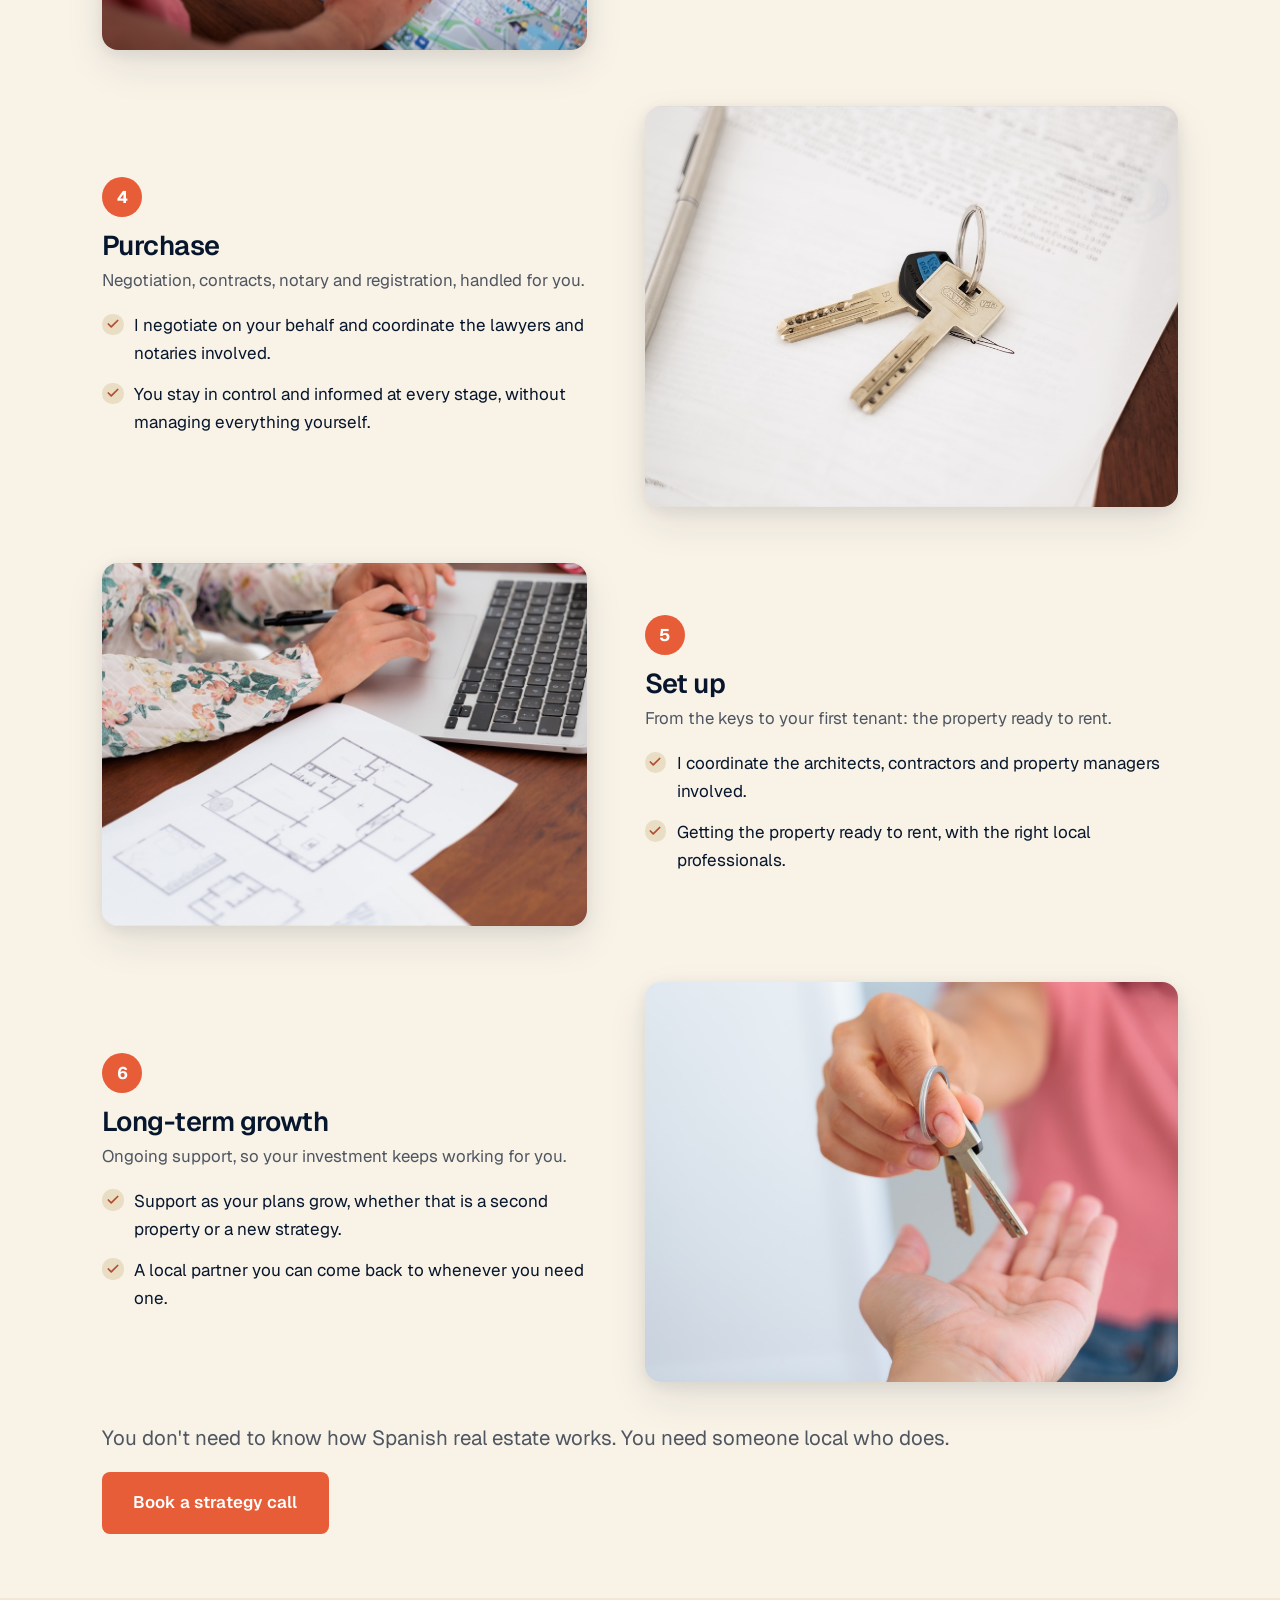
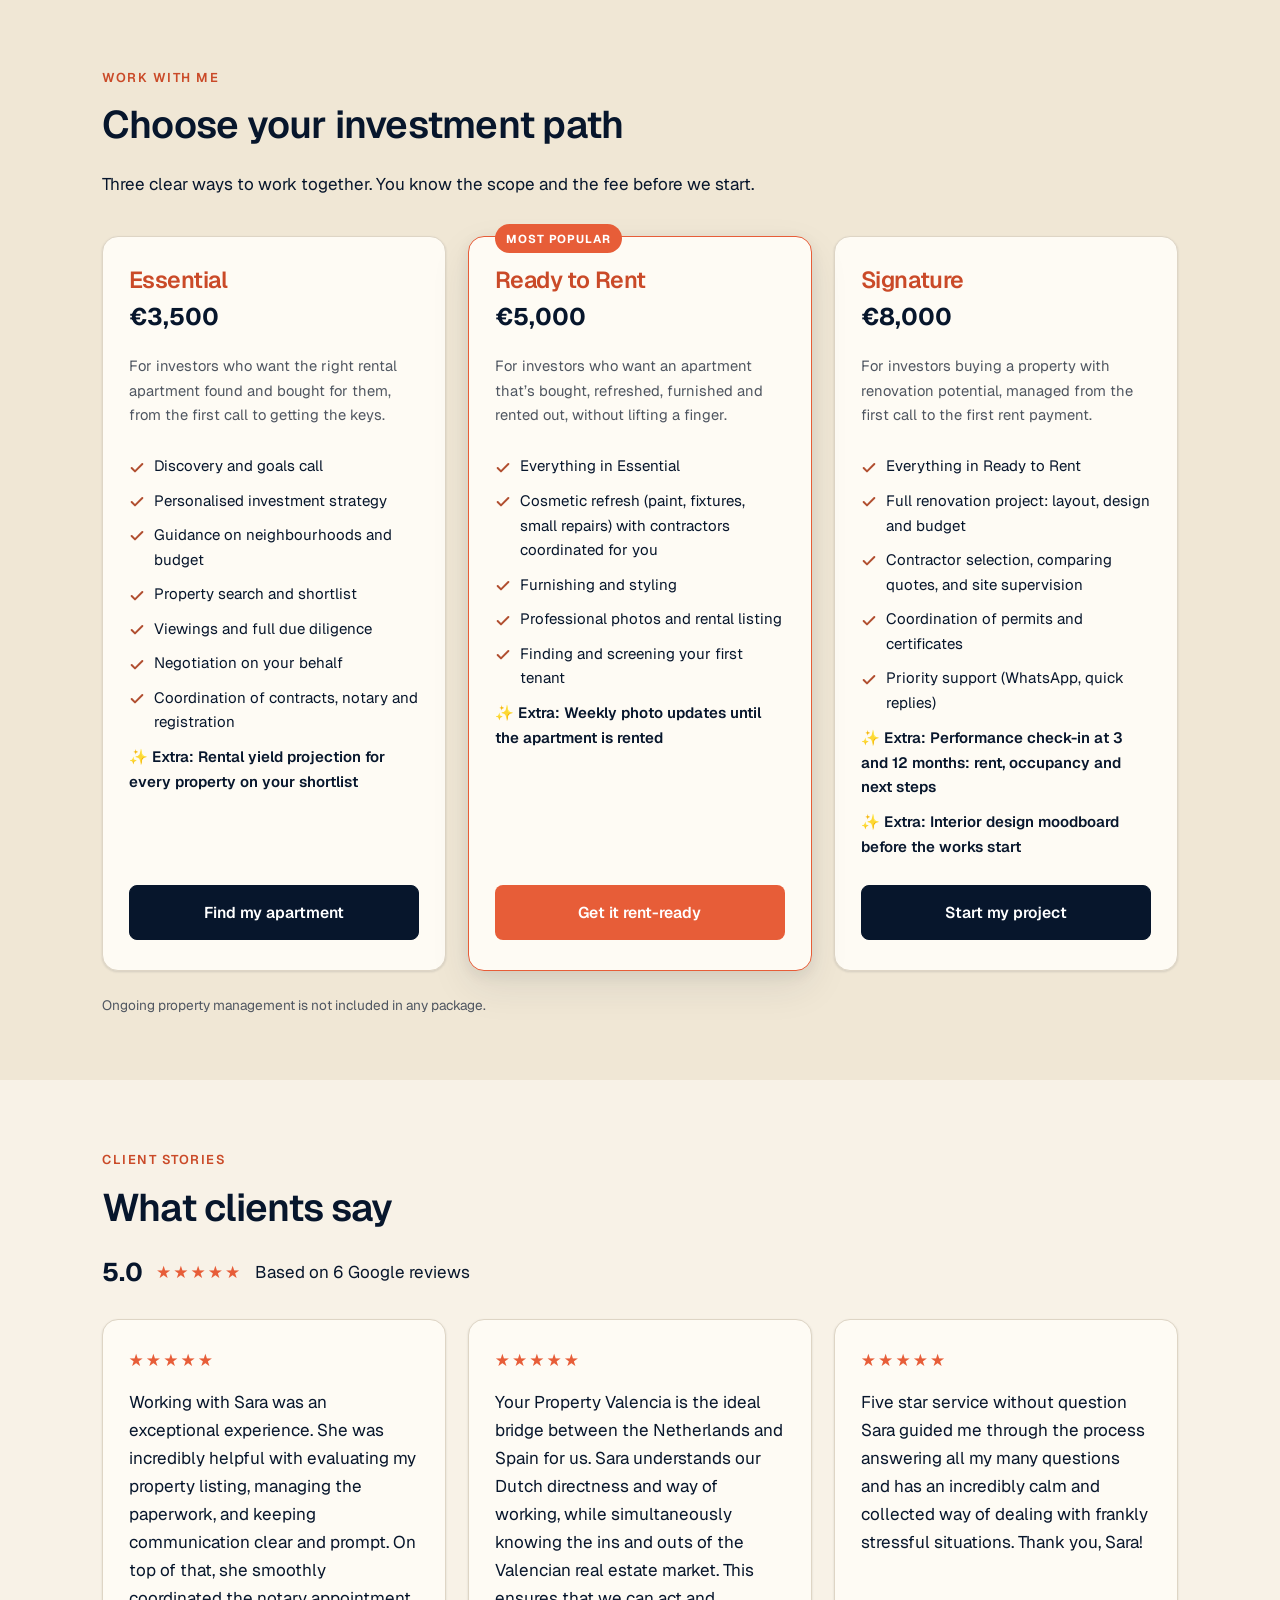
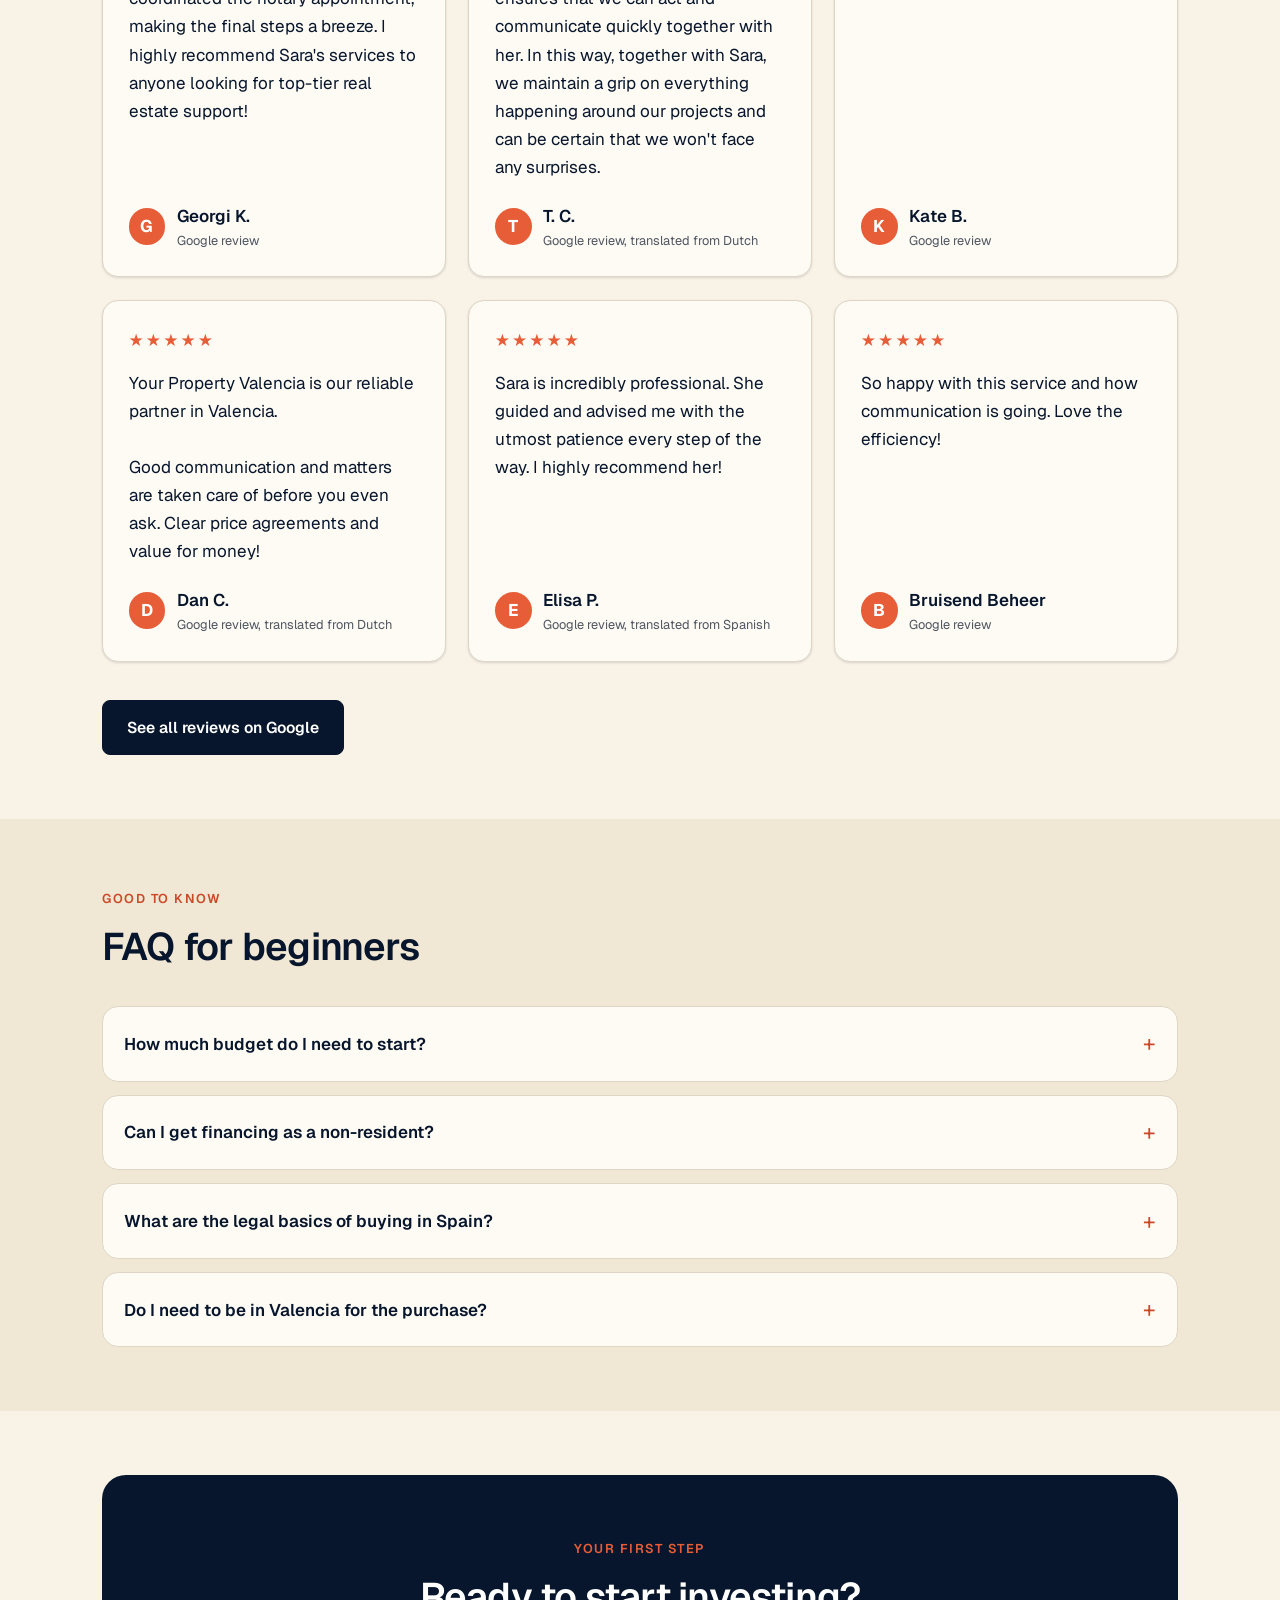
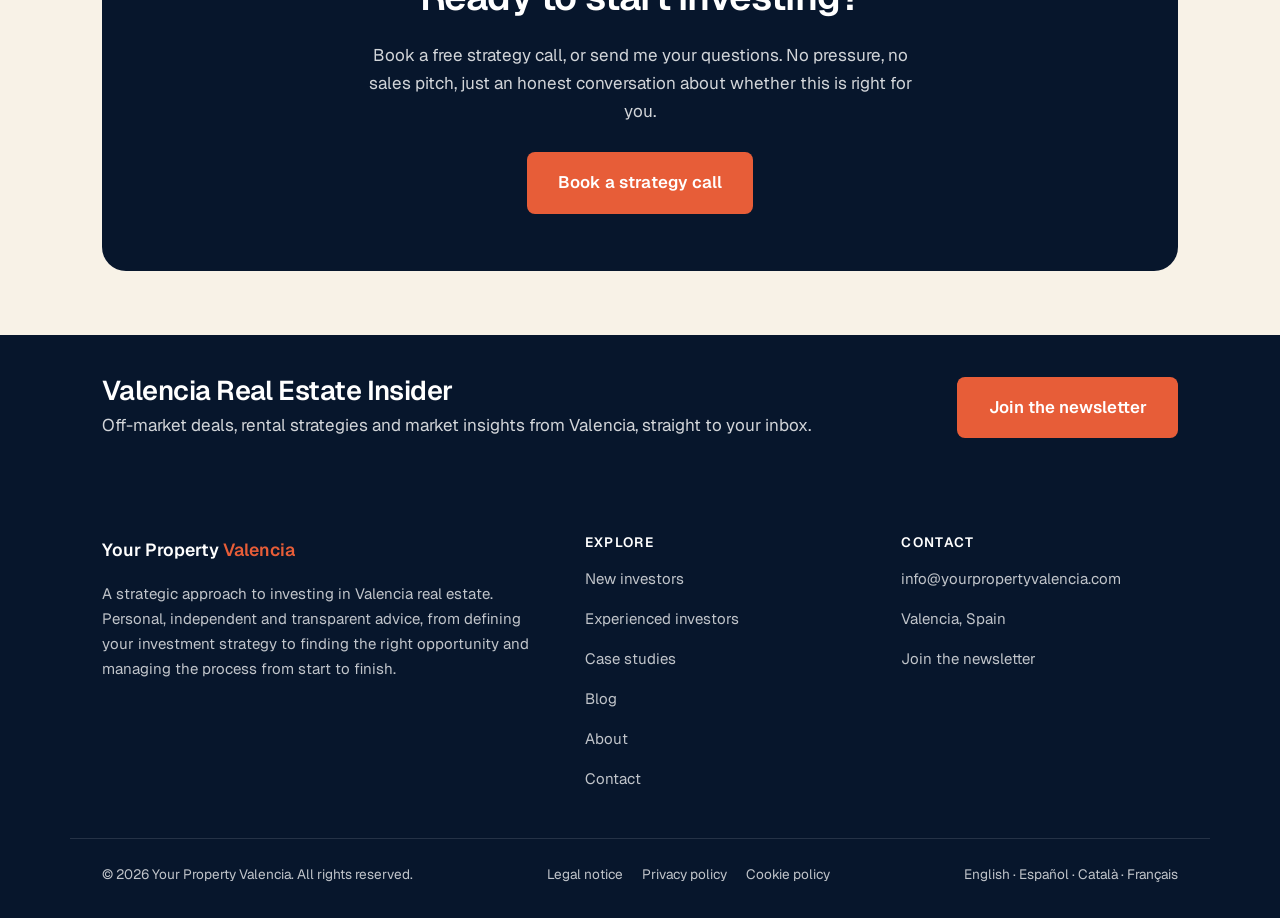
<file: your-property-valencia-website/beginners.html>
<!DOCTYPE html>
<html lang="en">
<head>
<meta charset="utf-8" />
<meta name="viewport" content="width=device-width, initial-scale=1" />
<title>Invest in Valencia as a Beginner | Your Property Valencia</title>
<meta name="description" content="New to property investment? Get a clear strategy, real numbers and full support to buy your first investment property in Valencia. Book a free call." />
<link rel="canonical" href="https://yourpropertyvalencia.com/beginners.html" />
<meta property="og:site_name" content="Your Property Valencia" />
<meta property="og:type" content="website" />
<meta property="og:title" content="Invest in Valencia as a Beginner | Your Property Valencia" />
<meta property="og:description" content="New to property investment? Get a clear strategy, real numbers and full support to buy your first investment property in Valencia. Book a free call." />
<meta property="og:url" content="https://yourpropertyvalencia.com/beginners.html" />
<meta property="og:image" content="https://yourpropertyvalencia.com/images/share.jpg" />
<meta property="og:image:width" content="1200" />
<meta property="og:image:height" content="630" />
<meta property="og:image:alt" content="Sara Muñoz at her laptop, with the text: Invest in Valencia with a strategic partner" />
<meta name="twitter:card" content="summary_large_image" />
<link rel="icon" href="data:image/svg+xml,%3Csvg xmlns='http://www.w3.org/2000/svg' viewBox='0 0 32 32'%3E%3Crect width='32' height='32' rx='7' fill='%23cb5e3c'/%3E%3Cpath d='M8 17 L16 9 L24 17 M10 15.5 V24 H22 V15.5' fill='none' stroke='white' stroke-width='2.4' stroke-linecap='round' stroke-linejoin='round'/%3E%3C/svg%3E" />
<link rel="preconnect" href="https://fonts.googleapis.com" />
<link rel="preconnect" href="https://fonts.gstatic.com" crossorigin />
<link href="https://fonts.googleapis.com/css2?family=Geist:wght@400;500;600;700&display=swap" rel="stylesheet" />
<link rel="stylesheet" href="css/styles.css?v=55" />
</head>
<body>
<a class="skip-link" href="#main">Skip to content</a>

<header class="site-header" id="siteHeader">
  <div class="container nav-inner">
    <a class="brand" href="index.html"><img src="images/logo.png" alt="Your Property Valencia" /></a>
    <button class="nav-toggle" aria-label="Open menu" aria-expanded="false" aria-controls="navMenu">
      <span></span><span></span><span></span>
    </button>
    <nav class="nav-menu" id="navMenu" aria-label="Primary">
      <a href="beginners.html" aria-current="page">New Investors</a>
      <a href="investors.html">Experienced Investors</a>
      <a href="case-studies.html">Case Studies</a>
      <a href="blog.html">Blog</a>
      <a href="about.html">About</a>
      <a class="btn btn-primary btn-sm" href="contact.html">Book a Strategy Call</a>
    </nav>
  </div>
</header>

<main id="main">

  <section class="section page-hero page-hero--warm">
    <div class="container narrow">
      <h1>Start investing in Valencia</h1>
      <p class="lead">You don't need to be an expert to make a smart first investment. You need a strategy, real numbers, and someone who has done it before, guiding you step by step, from first call to keys in hand.</p>
      <div class="hero__cta" style="margin-top:1.4rem">
        <a class="btn btn-primary btn-lg" href="contact.html">Book a strategy call</a>
        <a class="btn btn-outline btn-lg" href="#packages">See the packages</a>
      </div>
    </div>
  </section>

  <!-- Market overview -->
  <section class="section">
    <div class="container">
      <div class="narrow reveal">
        <p class="eyebrow">The market, simply</p>
        <h2>Market overview</h2>
        <p>Valencia is one of the most approachable entry points in European real estate: strong rental demand, a fast-growing population and prices still well below Madrid and Barcelona. Here is what the numbers mean.</p>
      </div>
      <div class="figures figures--4" style="margin-top:2.4rem">
        <div class="figure figure--clear reveal">
          <span class="figure__label">Price per m&sup2;</span>
          <div class="figure__value">&euro;3,473</div>
          <span class="figure__chip">+5.1% in 12 months</span>
          <p class="figure__text">Valencia city, September 2026. It was &euro;1,862 in September 2019.</p>
        </div>
        <div class="figure figure--clear reveal">
          <span class="figure__label">Monthly rent per m&sup2;</span>
          <div class="figure__value">&euro;16.3</div>
          <span class="figure__chip">+3.1% in 12 months</span>
          <p class="figure__text">Valencia city, September 2026. A 70 m&sup2; flat rents for about &euro;1,140 a month.</p>
        </div>
        <div class="figure figure--clear reveal">
          <span class="figure__label">People living in Valencia</span>
          <div class="figure__value">844,424</div>
          <span class="figure__chip">+18,476 in one year</span>
          <p class="figure__text">1 in 5 residents holds a foreign nationality.</p>
        </div>
        <div class="figure figure--clear reveal">
          <span class="figure__label">Vs Madrid and Barcelona</span>
          <div class="figure__value">36&ndash;46%</div>
          <span class="figure__chip figure__chip--plain">Cheaper per m&sup2;</span>
          <p class="figure__text">&euro;3,473 in Valencia, against &euro;5,462 in Barcelona and &euro;6,458 in Madrid.</p>
        </div>
      </div>

      <p class="source-note reveal">Sources: idealista/data, price reports for Valencia, Madrid and Barcelona, September 2026 (asking prices, not final sale prices); Valencia City Council municipal register, 1 January 2025 (population). The 70 m&sup2; rent and the percentage gap are my own calculations from those figures. Past performance is not a guarantee of future results.</p>
      <p class="lead reveal" style="margin-top:1.6rem">For new investors, Valencia means lower risk, strong fundamentals, and real long-term upside.</p>
    </div>
  </section>

  <!-- Common mistakes -->
  <section class="section section--alt">
    <div class="container">
      <div class="narrow reveal">
        <p class="eyebrow">What goes wrong</p>
        <h2>Common mistakes beginners make</h2>
        <p>Most first-time investors lose money in the same predictable ways. Each of these can quietly wipe out your return.</p>
      </div>
      <div class="grid grid-3 mistakes" style="margin-top:2.4rem">
        <div class="card reveal"><h3>No clear strategy</h3><p>Buying a property before deciding what it's actually for.</p></div>
        <div class="card reveal"><h3>Overpaying</h3><p>Without local knowledge, it's easy to pay above real market value.</p></div>
        <div class="card reveal"><h3>Wrong neighbourhood</h3><p>A great street for living in isn't always a great one for renting.</p></div>
        <div class="card reveal"><h3>Underestimating renovation</h3><p>Costs and timelines that turn a good deal into a bad one.</p></div>
        <div class="card reveal"><h3>Miscalculating returns</h3><p>Optimistic rent, forgotten expenses, and the numbers stop working.</p></div>
        <div class="card reveal"><h3>Ignoring legal &amp; tax</h3><p>Spanish regulation and taxation have real consequences if missed.</p></div>
      </div>
    </div>
  </section>

  <!-- For new investors: the journey, step by step -->
  <section class="section">
    <div class="container">
      <div class="narrow reveal">
        <p class="eyebrow">How I help</p>
        <h2>For new investors, step by step</h2>
        <p class="lead">Your first investment should feel clear, not overwhelming. We start with your goals, financial position and long-term plans to build a strategy before looking at a single property.</p>
      </div>
      <div class="journey">
        <div class="journey__step reveal">
          <div class="journey__media"><img loading="lazy" decoding="async" src="images/journey-1-discovery.jpg" width="1000" height="750" alt="Sara smiling during a video call at her laptop" /></div>
          <div class="journey__body">
            <span class="journey__n">1</span>
            <h3>Discovery call</h3>
            <p class="journey__lead">We start with you: your goals, financial position, budget and timeline.</p>
            <ul class="check-list">
              <li>A relaxed conversation, with no pressure to commit.</li>
              <li>An honest view of whether Valencia fits what you want.</li>
            </ul>
          </div>
        </div>
        <div class="journey__step reveal">
          <div class="journey__media"><img loading="lazy" decoding="async" src="images/journey-2-strategy.jpg" width="1000" height="750" alt="A floor plan open on a laptop beside a cup of tea, while building a personal strategy" /></div>
          <div class="journey__body">
            <span class="journey__n">2</span>
            <h3>Strategy creation</h3>
            <p class="journey__lead">A personalised plan and target profile, with a complete view of the numbers.</p>
            <ul class="check-list">
              <li>What you want the investment to achieve, and which type of property makes sense for you.</li>
              <li>Not just the price: taxes, acquisition costs, renovation, financing, running costs, rental income and expected returns.</li>
            </ul>
          </div>
        </div>
        <div class="journey__step reveal">
          <div class="journey__media"><img loading="lazy" decoding="async" src="images/journey-3-sourcing.jpg" width="1000" height="750" alt="Hands pointing at a map of Valencia, searching for the right neighbourhood" /></div>
          <div class="journey__body">
            <span class="journey__n">3</span>
            <h3>Property sourcing</h3>
            <p class="journey__lead">A focused shortlist in the right location for your strategy, not just a property that looks attractive.</p>
            <ul class="check-list">
              <li>Viewings and due diligence on every property.</li>
              <li>A second pair of eyes: I challenge assumptions and flag issues before you commit your money.</li>
            </ul>
          </div>
        </div>
        <div class="journey__step reveal">
          <div class="journey__media"><img loading="lazy" decoding="async" src="images/journey-4-purchase.jpg" width="1000" height="750" alt="A set of keys resting on a signed contract" /></div>
          <div class="journey__body">
            <span class="journey__n">4</span>
            <h3>Purchase</h3>
            <p class="journey__lead">Negotiation, contracts, notary and registration, handled for you.</p>
            <ul class="check-list">
              <li>I negotiate on your behalf and coordinate the lawyers and notaries involved.</li>
              <li>You stay in control and informed at every stage, without managing everything yourself.</li>
            </ul>
          </div>
        </div>
        <div class="journey__step reveal">
          <div class="journey__media"><img loading="lazy" decoding="async" src="images/journey-setup.jpg" width="1000" height="750" alt="Floor plans on a desk next to a laptop, planning the renovation and set-up of the property" /></div>
          <div class="journey__body">
            <span class="journey__n">5</span>
            <h3>Set up</h3>
            <p class="journey__lead">From the keys to your first tenant: the property ready to rent.</p>
            <ul class="check-list">
              <li>I coordinate the architects, contractors and property managers involved.</li>
              <li>Getting the property ready to rent, with the right local professionals.</li>
            </ul>
          </div>
        </div>
        <div class="journey__step reveal">
          <div class="journey__media"><img loading="lazy" decoding="async" src="images/journey-5-growth.jpg" width="1000" height="750" alt="Keys being handed over, the start of a new rental investment" /></div>
          <div class="journey__body">
            <span class="journey__n">6</span>
            <h3>Long-term growth</h3>
            <p class="journey__lead">Ongoing support, so your investment keeps working for you.</p>
            <ul class="check-list">
              <li>Support as your plans grow, whether that is a second property or a new strategy.</li>
              <li>A local partner you can come back to whenever you need one.</li>
            </ul>
          </div>
        </div>
      </div>
      <p class="lead reveal" style="margin-top:2.4rem">You don't need to know how Spanish real estate works. You need someone local who does.</p>
      <p class="reveal"><a class="btn btn-primary btn-lg" href="contact.html">Book a strategy call</a></p>
    </div>
  </section>

  <!-- Packages -->
  <section class="section section--alt" id="packages">
    <div class="container">
      <div class="narrow reveal">
        <p class="eyebrow">Work with me</p>
        <h2>Choose your investment path</h2>
        <p>Three clear ways to work together. You know the scope and the fee before we start.</p>
      </div>
      <div class="packages" style="margin-top:2.4rem">

        <div class="package reveal">
          <h3>Essential</h3>
          <div class="package__price">&euro;3,500</div>
          <p class="package__who">For investors who want the right rental apartment found and bought for them, from the first call to getting the keys.</p>
          <ul>
            <li>Discovery and goals call</li>
            <li>Personalised investment strategy</li>
            <li>Guidance on neighbourhoods and budget</li>
            <li>Property search and shortlist</li>
            <li>Viewings and full due diligence</li>
            <li>Negotiation on your behalf</li>
            <li>Coordination of contracts, notary and registration</li>
            <li class="package__extra">&#10024; Extra: Rental yield projection for every property on your shortlist</li>
          </ul>
          <a class="btn btn-outline" href="contact.html">Find my apartment</a>
        </div>

        <div class="package package--featured reveal">
          <span class="package__flag">Most popular</span>
          <h3>Ready to Rent</h3>
          <div class="package__price">&euro;5,000</div>
          <p class="package__who">For investors who want an apartment that&rsquo;s bought, refreshed, furnished and rented out, without lifting a finger.</p>
          <ul>
            <li>Everything in Essential</li>
            <li>Cosmetic refresh (paint, fixtures, small repairs) with contractors coordinated for you</li>
            <li>Furnishing and styling</li>
            <li>Professional photos and rental listing</li>
            <li>Finding and screening your first tenant</li>
            <li class="package__extra">&#10024; Extra: Weekly photo updates until the apartment is rented</li>
          </ul>
          <a class="btn btn-primary" href="contact.html">Get it rent-ready</a>
        </div>

        <div class="package reveal">
          <h3>Signature</h3>
          <div class="package__price">&euro;8,000</div>
          <p class="package__who">For investors buying a property with renovation potential, managed from the first call to the first rent payment.</p>
          <ul>
            <li>Everything in Ready to Rent</li>
            <li>Full renovation project: layout, design and budget</li>
            <li>Contractor selection, comparing quotes, and site supervision</li>
            <li>Coordination of permits and certificates</li>
            <li>Priority support (WhatsApp, quick replies)</li>
            <li class="package__extra">&#10024; Extra: Performance check-in at 3 and 12 months: rent, occupancy and next steps</li>
            <li class="package__extra">&#10024; Extra: Interior design moodboard before the works start</li>
          </ul>
          <a class="btn btn-outline" href="contact.html">Start my project</a>
        </div>
      </div>
      <p class="form-note reveal" style="margin-top:1.4rem">Ongoing property management is not included in any package.</p>
    </div>
  </section>

  <!-- GOOGLE REVIEWS: real reviews copied word for word from the Google Business Profile. -->
  <section class="section" id="reviews">
    <div class="container">
      <div class="narrow reveal">
        <p class="eyebrow">Client stories</p>
        <h2>What clients say</h2>
      </div>
      <div class="reviews__summary reveal">
        <span class="reviews__score">5.0</span>
        <span class="stars" role="img" aria-label="5 out of 5 stars">&#9733;&#9733;&#9733;&#9733;&#9733;</span>
        <span>Based on 6 Google reviews</span>
      </div>
      <div class="grid grid-3 reviews">
        <figure class="card review-card reveal">
          <span class="stars" role="img" aria-label="5 out of 5 stars">&#9733;&#9733;&#9733;&#9733;&#9733;</span>
          <blockquote>Working with Sara was an exceptional experience. She was incredibly helpful with evaluating my property listing, managing the paperwork, and keeping communication clear and prompt. On top of that, she smoothly coordinated the notary appointment, making the final steps a breeze. I highly recommend Sara's services to anyone looking for top-tier real estate support!</blockquote>
          <figcaption><span class="review-card__avatar" aria-hidden="true">G</span><span><strong>Georgi K.</strong><small>Google review</small></span></figcaption>
        </figure>
        <figure class="card review-card reveal">
          <span class="stars" role="img" aria-label="5 out of 5 stars">&#9733;&#9733;&#9733;&#9733;&#9733;</span>
          <blockquote>Your Property Valencia is the ideal bridge between the Netherlands and Spain for us. Sara understands our Dutch directness and way of working, while simultaneously knowing the ins and outs of the Valencian real estate market. This ensures that we can act and communicate quickly together with her. In this way, together with Sara, we maintain a grip on everything happening around our projects and can be certain that we won't face any surprises.</blockquote>
          <figcaption><span class="review-card__avatar" aria-hidden="true">T</span><span><strong>T. C.</strong><small>Google review, translated from Dutch</small></span></figcaption>
        </figure>
        <figure class="card review-card reveal">
          <span class="stars" role="img" aria-label="5 out of 5 stars">&#9733;&#9733;&#9733;&#9733;&#9733;</span>
          <blockquote>Five star service without question Sara guided me through the process answering all my many questions and has an incredibly calm and collected way of dealing with frankly stressful situations. Thank you, Sara!</blockquote>
          <figcaption><span class="review-card__avatar" aria-hidden="true">K</span><span><strong>Kate B.</strong><small>Google review</small></span></figcaption>
        </figure>
        <figure class="card review-card reveal">
          <span class="stars" role="img" aria-label="5 out of 5 stars">&#9733;&#9733;&#9733;&#9733;&#9733;</span>
          <blockquote>Your Property Valencia is our reliable partner in Valencia.<br><br>Good communication and matters are taken care of before you even ask. Clear price agreements and value for money!</blockquote>
          <figcaption><span class="review-card__avatar" aria-hidden="true">D</span><span><strong>Dan C.</strong><small>Google review, translated from Dutch</small></span></figcaption>
        </figure>
        <figure class="card review-card reveal">
          <span class="stars" role="img" aria-label="5 out of 5 stars">&#9733;&#9733;&#9733;&#9733;&#9733;</span>
          <blockquote>Sara is incredibly professional. She guided and advised me with the utmost patience every step of the way. I highly recommend her!</blockquote>
          <figcaption><span class="review-card__avatar" aria-hidden="true">E</span><span><strong>Elisa P.</strong><small>Google review, translated from Spanish</small></span></figcaption>
        </figure>
        <figure class="card review-card reveal">
          <span class="stars" role="img" aria-label="5 out of 5 stars">&#9733;&#9733;&#9733;&#9733;&#9733;</span>
          <blockquote>So happy with this service and how communication is going. Love the efficiency!</blockquote>
          <figcaption><span class="review-card__avatar" aria-hidden="true">B</span><span><strong>Bruisend Beheer</strong><small>Google review</small></span></figcaption>
        </figure>
      </div>
      <p style="margin-top:2.4rem"><a class="btn btn-outline" href="https://search.google.com/local/reviews?placeid=ChIJETZoNlUR648RcdY-A3rYVTU" target="_blank" rel="noopener">See all reviews on Google</a></p>
    </div>
  </section>

  <!-- FAQ -->
  <section class="section section--alt">
    <div class="container">
      <div class="narrow reveal">
        <p class="eyebrow">Good to know</p>
        <h2>FAQ for beginners</h2>
      </div>
      <div class="faq reveal" style="margin-top:2.4rem">
        <details>
          <summary>How much budget do I need to start?</summary>
          <p>Plan for at least 20% of the purchase price plus expenses (tax, notary, registration and agency costs). In practice, that means starting from around &euro;50,000 for a first investment. We map your realistic range on the discovery call before looking at anything.</p>
        </details>
        <details>
          <summary>Can I get financing as a non-resident?</summary>
          <p>Yes, typically up to 60&ndash;70% of the purchase price. Sometimes that local financing can be complemented with a personal loan in your home country. We always analyse what's the best strategy and capital structure for your situation.</p>
        </details>
        <details>
          <summary>What are the legal basics of buying in Spain?</summary>
          <p>You'll need an NIE number, a Spanish bank account, and a notary to formalise the purchase. Expect purchase costs on top of the price for tax, notary and registration. I coordinate all of this so nothing is missed.</p>
        </details>
        <details>
          <summary>Do I need to be in Valencia for the purchase?</summary>
          <p>Not necessarily. Almost everything can be done remotely. If you can't travel for the signing at the notary, you can grant a power of attorney so someone you trust can sign on your behalf.</p>
        </details>
      </div>
    </div>
  </section>

  <section class="section">
    <div class="container">
      <div class="cta-band reveal">
        <p class="eyebrow">Your first step</p>
        <h2>Ready to start investing?</h2>
        <p>Book a free strategy call, or send me your questions. No pressure, no sales pitch, just an honest conversation about whether this is right for you.</p>
        <a class="btn btn-primary btn-lg" href="contact.html">Book a strategy call</a>
      </div>
    </div>
  </section>

</main>

<footer class="site-footer">
  <div class="container footer-grid">
    <div>
      <p class="footer-brand">Your Property <span>Valencia</span></p>
      <p>A strategic approach to investing in Valencia real estate. Personal, independent and transparent advice, from defining your investment strategy to finding the right opportunity and managing the process from start to finish.</p>
    </div>
    <div>
      <h4>Explore</h4>
      <ul>
        <li><a href="beginners.html">New investors</a></li>
        <li><a href="investors.html">Experienced investors</a></li>
        <li><a href="case-studies.html">Case studies</a></li>
        <li><a href="blog.html">Blog</a></li>
        <li><a href="about.html">About</a></li>
        <li><a href="contact.html">Contact</a></li>
      </ul>
    </div>
    <div>
      <h4>Contact</h4>
      <ul>
        <li><a href="mailto:info@yourpropertyvalencia.com">info@yourpropertyvalencia.com</a></li>
        <li>Valencia, Spain</li>
      </ul>
    </div>
  </div>
  <div class="container footer-bottom">
    <span>&copy; <span data-year>2026</span> Your Property Valencia. All rights reserved.</span>
    <nav class="footer-legal" aria-label="Legal"><a href="legal-notice.html">Legal notice</a><a href="privacy-policy.html">Privacy policy</a><a href="cookie-policy.html">Cookie policy</a></nav>
    <span>English &middot; Español &middot; Català &middot; Français</span>
  </div>
</footer>

<script src="js/content.js?v=55" defer></script>
<script src="js/main.js?v=55" defer></script>
<script src="js/newsletter.js?v=55" defer></script>
</body>
</html>
</file>
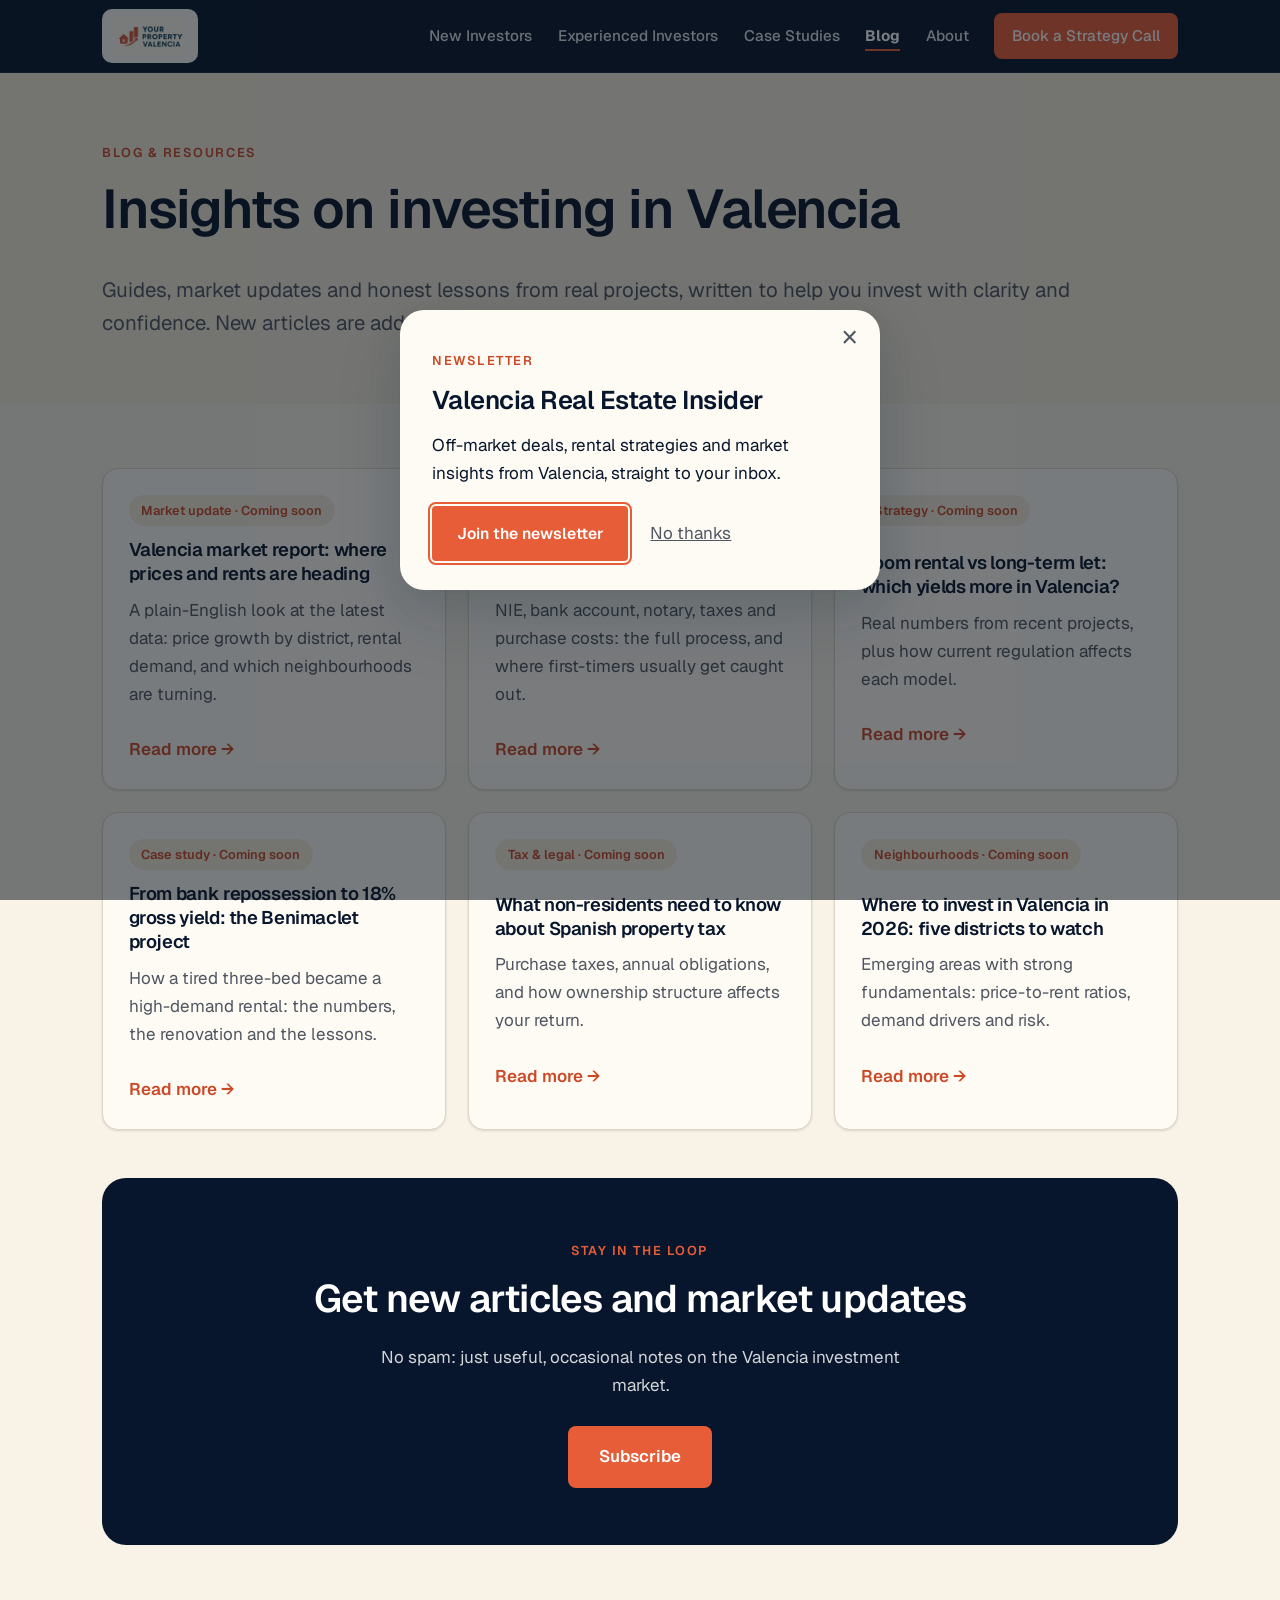
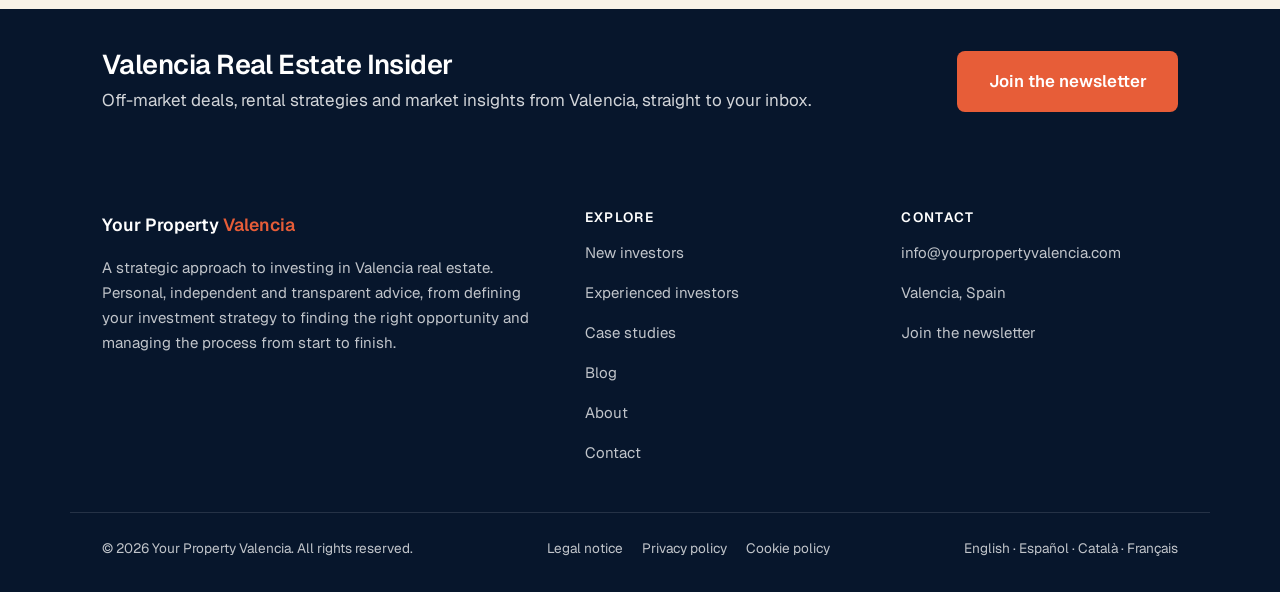
<file: your-property-valencia-website/blog.html>
<!DOCTYPE html>
<html lang="en">
<head>
<meta charset="utf-8" />
<meta name="viewport" content="width=device-width, initial-scale=1" />
<title>Valencia Property Investment Blog | Your Property Valencia</title>
<meta name="description" content="Guides, market updates and investment tips for buying property in Valencia, written by Sara Muñoz, independent investment intermediary." />
<link rel="canonical" href="https://yourpropertyvalencia.com/blog.html" />
<meta property="og:site_name" content="Your Property Valencia" />
<meta property="og:type" content="website" />
<meta property="og:title" content="Valencia Property Investment Blog | Your Property Valencia" />
<meta property="og:description" content="Guides, market updates and investment tips for buying property in Valencia, written by Sara Muñoz, independent investment intermediary." />
<meta property="og:url" content="https://yourpropertyvalencia.com/blog.html" />
<meta property="og:image" content="https://yourpropertyvalencia.com/images/share.jpg" />
<meta property="og:image:width" content="1200" />
<meta property="og:image:height" content="630" />
<meta property="og:image:alt" content="Sara Muñoz at her laptop, with the text: Invest in Valencia with a strategic partner" />
<meta name="twitter:card" content="summary_large_image" />
<link rel="icon" href="data:image/svg+xml,%3Csvg xmlns='http://www.w3.org/2000/svg' viewBox='0 0 32 32'%3E%3Crect width='32' height='32' rx='7' fill='%23cb5e3c'/%3E%3Cpath d='M8 17 L16 9 L24 17 M10 15.5 V24 H22 V15.5' fill='none' stroke='white' stroke-width='2.4' stroke-linecap='round' stroke-linejoin='round'/%3E%3C/svg%3E" />
<link rel="preconnect" href="https://fonts.googleapis.com" />
<link rel="preconnect" href="https://fonts.gstatic.com" crossorigin />
<link href="https://fonts.googleapis.com/css2?family=Geist:wght@400;500;600;700&display=swap" rel="stylesheet" />
<link rel="stylesheet" href="css/styles.css?v=55" />
</head>
<body>
<a class="skip-link" href="#main">Skip to content</a>

<header class="site-header" id="siteHeader">
  <div class="container nav-inner">
    <a class="brand" href="index.html"><img src="images/logo.png" alt="Your Property Valencia" /></a>
    <button class="nav-toggle" aria-label="Open menu" aria-expanded="false" aria-controls="navMenu">
      <span></span><span></span><span></span>
    </button>
    <nav class="nav-menu" id="navMenu" aria-label="Primary">
      <a href="beginners.html">New Investors</a>
      <a href="investors.html">Experienced Investors</a>
      <a href="case-studies.html">Case Studies</a>
      <a href="blog.html" aria-current="page">Blog</a>
      <a href="about.html">About</a>
      <a class="btn btn-primary btn-sm" href="contact.html">Book a Strategy Call</a>
    </nav>
  </div>
</header>

<main id="main">

  <section class="section section--tint">
    <div class="container narrow">
      <p class="eyebrow">Blog &amp; resources</p>
      <h1>Insights on investing in Valencia</h1>
      <p class="lead">Guides, market updates and honest lessons from real projects, written to help you invest with clarity and confidence. New articles are added regularly.</p>
    </div>
  </section>

  <section class="section">
    <div class="container">
      <div class="grid grid-3" id="blog-posts-grid">

        <article class="card post-card reveal">
          <p class="post-card__meta"><span class="pill">Market update</span> &middot; Coming soon</p>
          <h2>Valencia market report: where prices and rents are heading</h2>
          <p>A plain-English look at the latest data: price growth by district, rental demand, and which neighbourhoods are turning.</p>
          <p class="post-card__link"><a href="contact.html">Read more &rarr;</a></p>
        </article>

        <article class="card post-card reveal">
          <p class="post-card__meta"><span class="pill">Beginner guide</span> &middot; Coming soon</p>
          <h2>Buying your first investment property in Spain, step by step</h2>
          <p>NIE, bank account, notary, taxes and purchase costs: the full process, and where first-timers usually get caught out.</p>
          <p class="post-card__link"><a href="beginners.html">Read more &rarr;</a></p>
        </article>

        <article class="card post-card reveal">
          <p class="post-card__meta"><span class="pill">Strategy</span> &middot; Coming soon</p>
          <h2>Room rental vs long-term let: which yields more in Valencia?</h2>
          <p>Real numbers from recent projects, plus how current regulation affects each model.</p>
          <p class="post-card__link"><a href="investors.html">Read more &rarr;</a></p>
        </article>

        <article class="card post-card reveal">
          <p class="post-card__meta"><span class="pill">Case study</span> &middot; Coming soon</p>
          <h2>From bank repossession to 18% gross yield: the Benimaclet project</h2>
          <p>How a tired three-bed became a high-demand rental: the numbers, the renovation and the lessons.</p>
          <p class="post-card__link"><a href="case-studies.html#benimaclet">Read more &rarr;</a></p>
        </article>

        <article class="card post-card reveal">
          <p class="post-card__meta"><span class="pill">Tax &amp; legal</span> &middot; Coming soon</p>
          <h2>What non-residents need to know about Spanish property tax</h2>
          <p>Purchase taxes, annual obligations, and how ownership structure affects your return.</p>
          <p class="post-card__link"><a href="contact.html">Read more &rarr;</a></p>
        </article>

        <article class="card post-card reveal">
          <p class="post-card__meta"><span class="pill">Neighbourhoods</span> &middot; Coming soon</p>
          <h2>Where to invest in Valencia in 2026: five districts to watch</h2>
          <p>Emerging areas with strong fundamentals: price-to-rent ratios, demand drivers and risk.</p>
          <p class="post-card__link"><a href="contact.html">Read more &rarr;</a></p>
        </article>

      </div>

      <div class="cta-band reveal" style="margin-top:3rem">
        <p class="eyebrow">Stay in the loop</p>
        <h2>Get new articles and market updates</h2>
        <p>No spam: just useful, occasional notes on the Valencia investment market.</p>
        <a class="btn btn-primary btn-lg" href="contact.html">Subscribe</a>
      </div>
    </div>
  </section>

</main>

<footer class="site-footer">
  <div class="container footer-grid">
    <div>
      <p class="footer-brand">Your Property <span>Valencia</span></p>
      <p>A strategic approach to investing in Valencia real estate. Personal, independent and transparent advice, from defining your investment strategy to finding the right opportunity and managing the process from start to finish.</p>
    </div>
    <div>
      <h4>Explore</h4>
      <ul>
        <li><a href="beginners.html">New investors</a></li>
        <li><a href="investors.html">Experienced investors</a></li>
        <li><a href="case-studies.html">Case studies</a></li>
        <li><a href="blog.html">Blog</a></li>
        <li><a href="about.html">About</a></li>
        <li><a href="contact.html">Contact</a></li>
      </ul>
    </div>
    <div>
      <h4>Contact</h4>
      <ul>
        <li><a href="mailto:info@yourpropertyvalencia.com">info@yourpropertyvalencia.com</a></li>
        <li>Valencia, Spain</li>
      </ul>
    </div>
  </div>
  <div class="container footer-bottom">
    <span>&copy; <span data-year>2026</span> Your Property Valencia. All rights reserved.</span>
    <nav class="footer-legal" aria-label="Legal"><a href="legal-notice.html">Legal notice</a><a href="privacy-policy.html">Privacy policy</a><a href="cookie-policy.html">Cookie policy</a></nav>
    <span>English &middot; Espa&ntilde;ol &middot; Catal&agrave; &middot; Fran&ccedil;ais</span>
  </div>
</footer>

<script src="js/content.js?v=55" defer></script>
<script src="js/main.js?v=55" defer></script>
<script src="js/newsletter.js?v=55" defer></script>
</body>
</html>
</file>
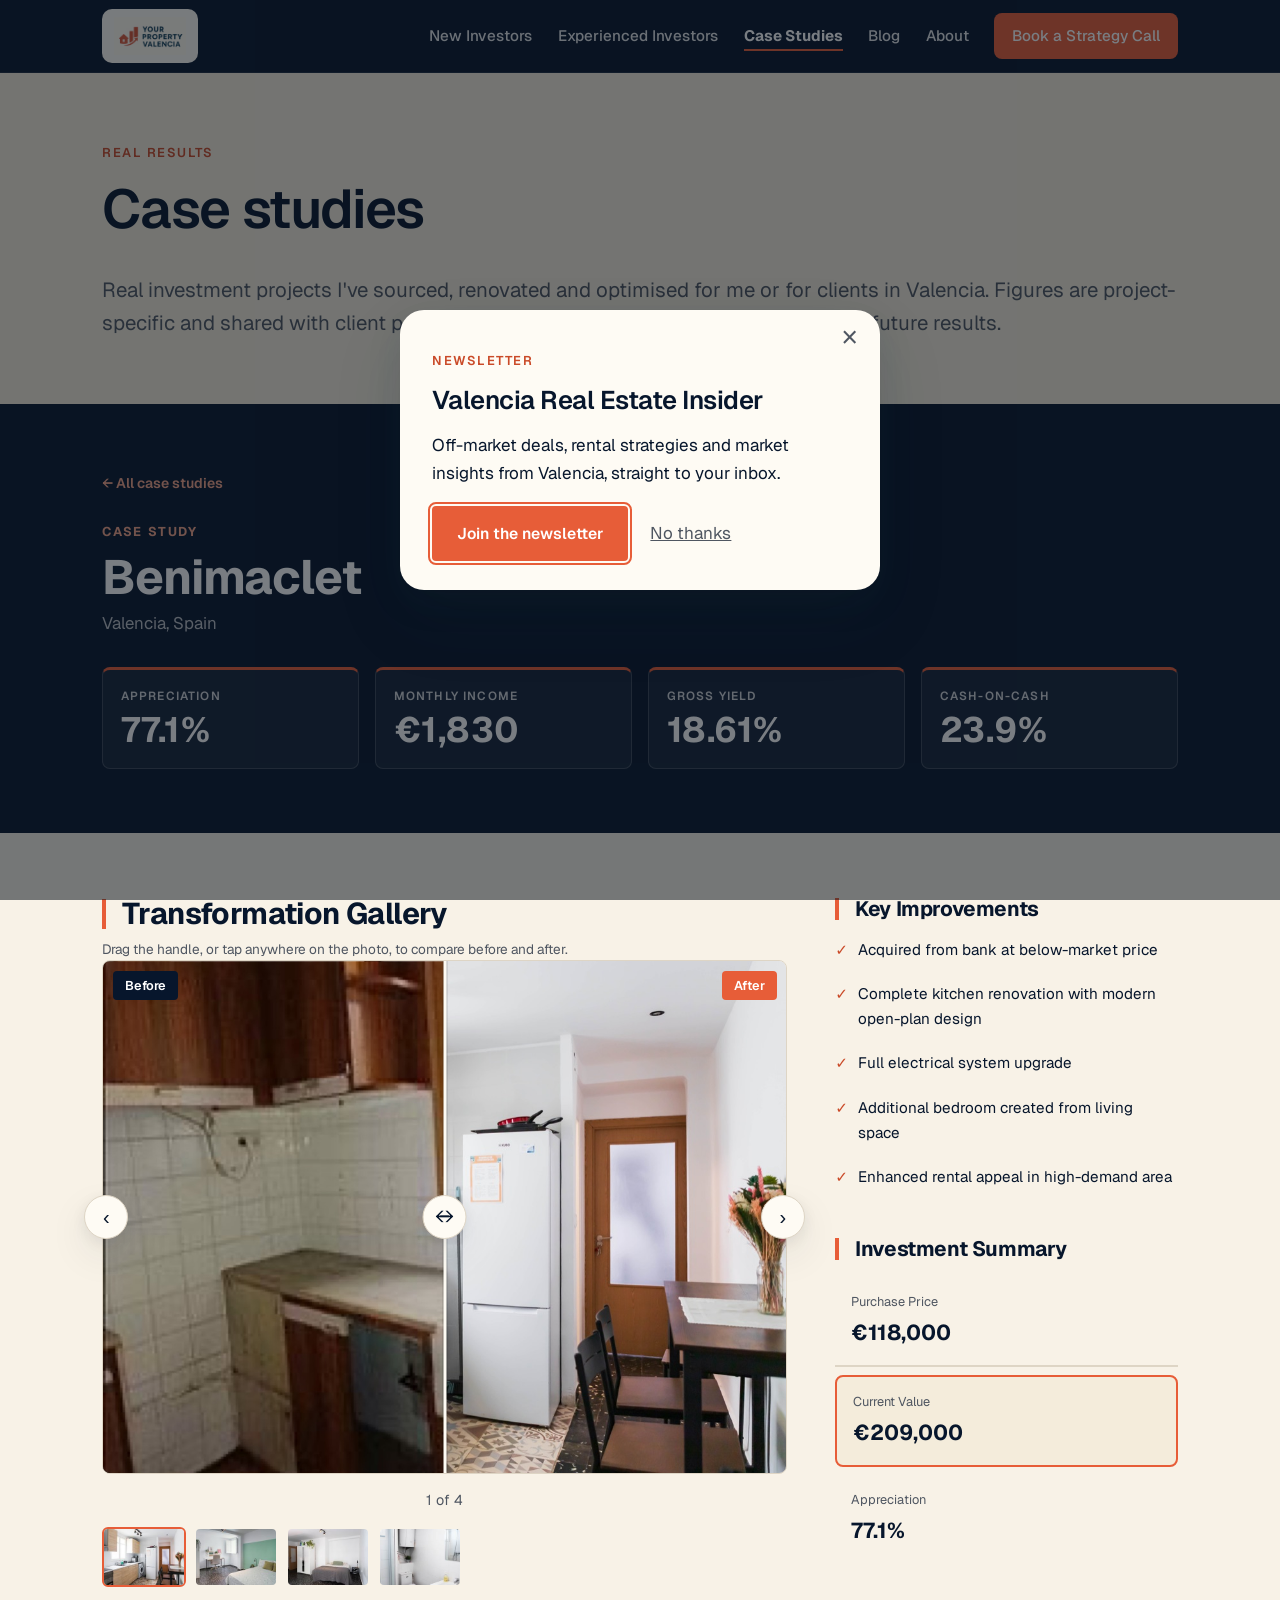
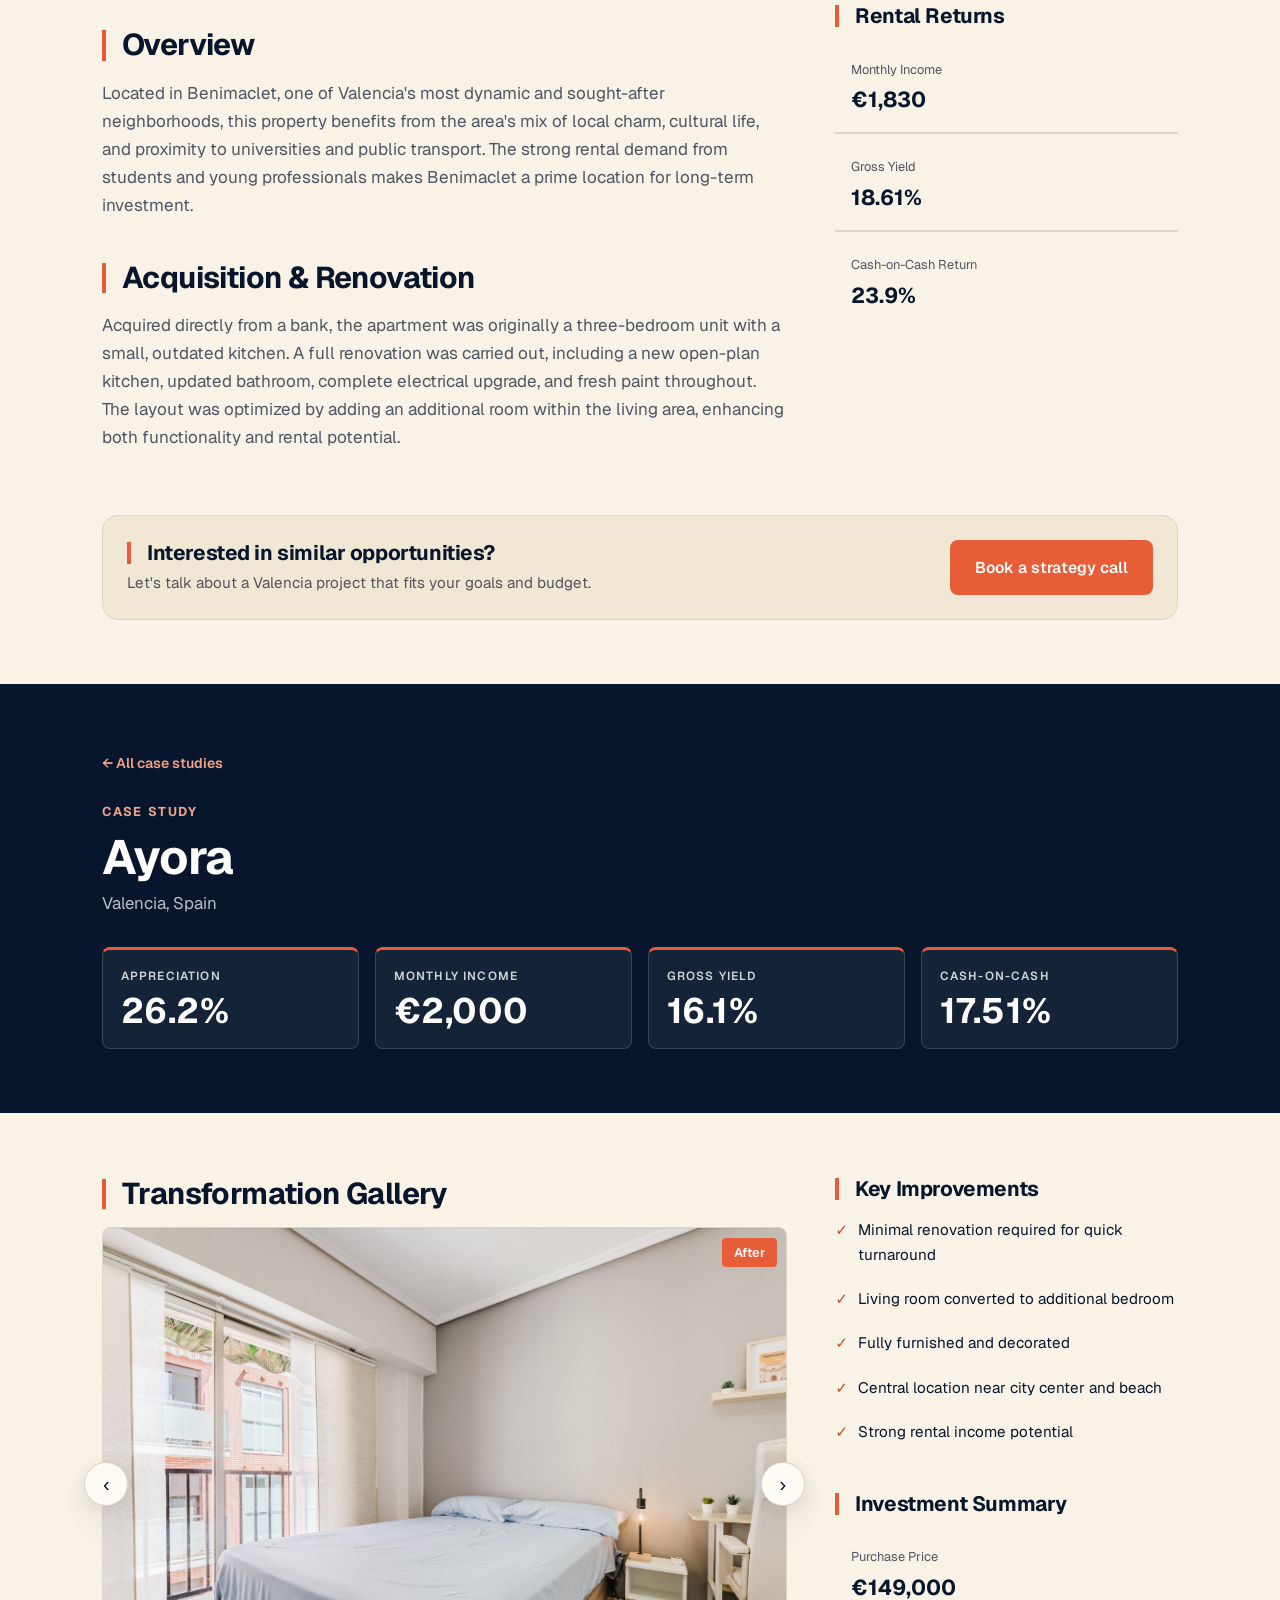
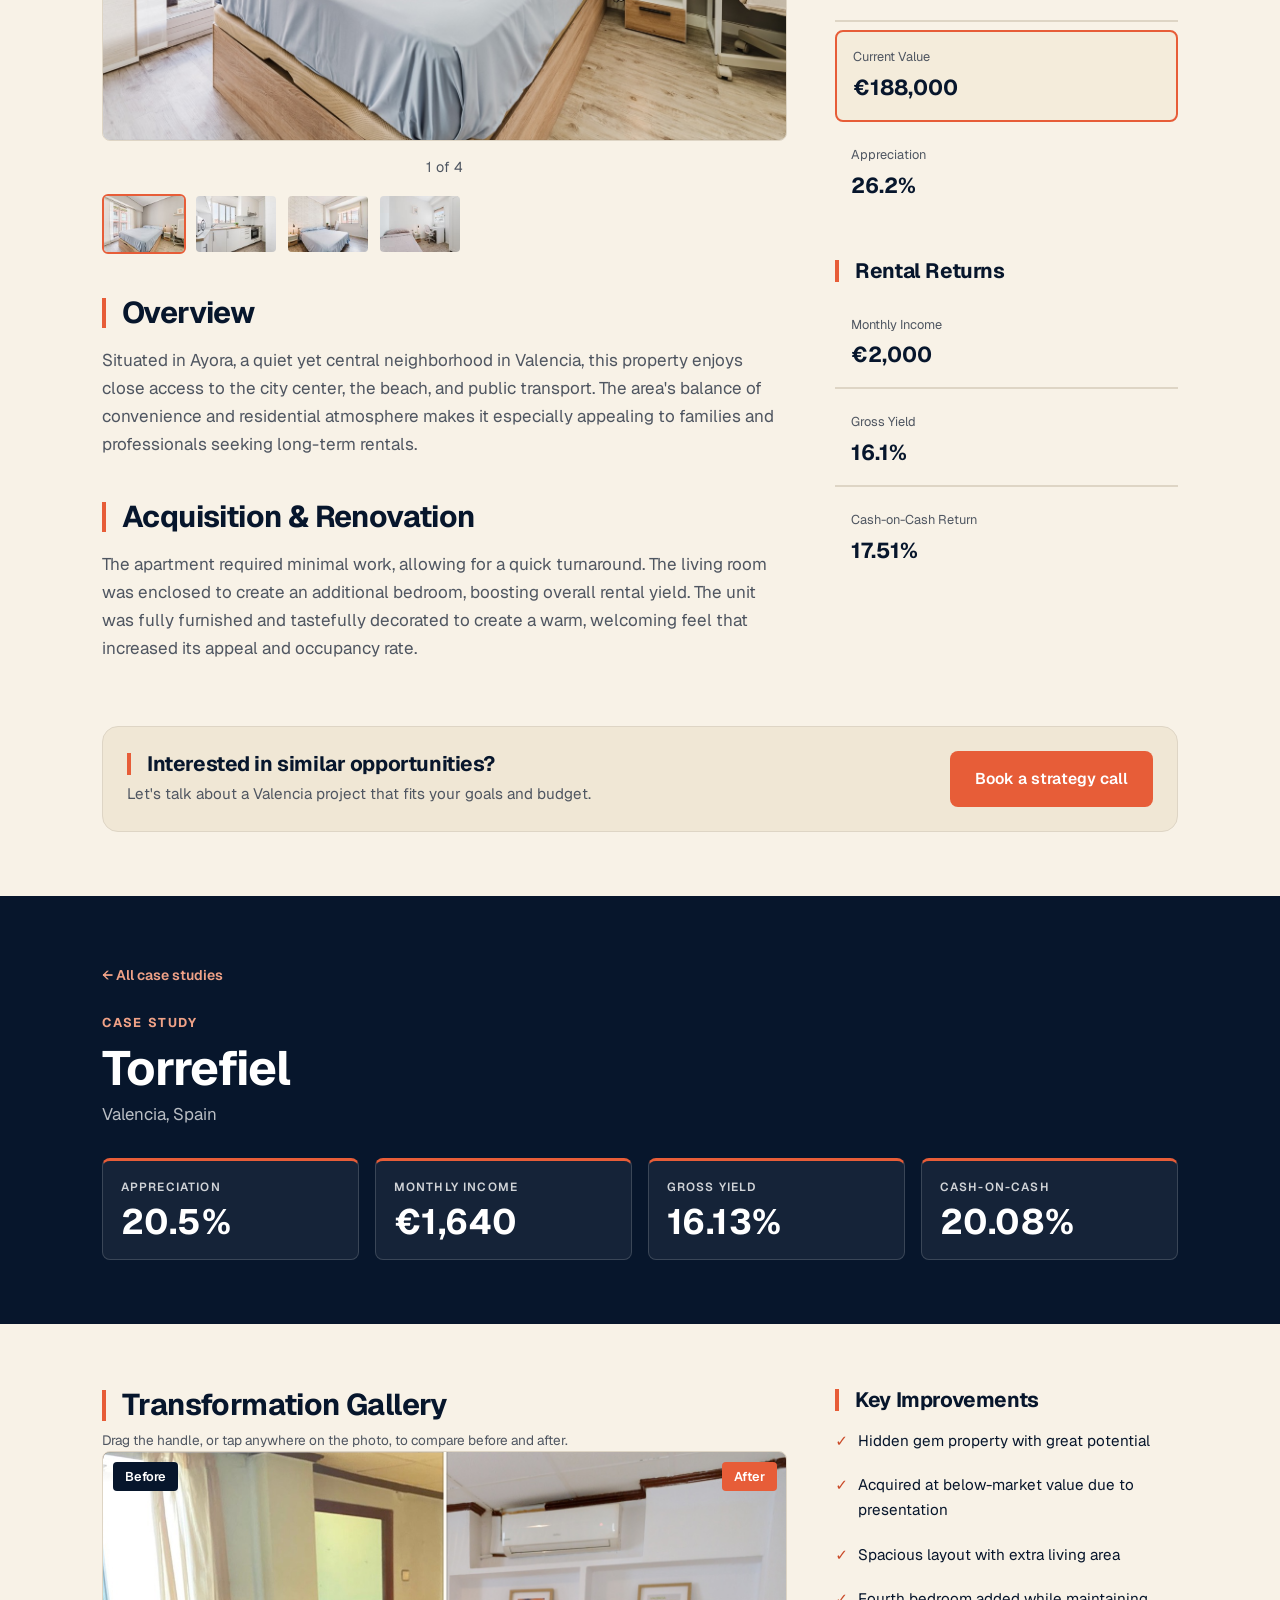
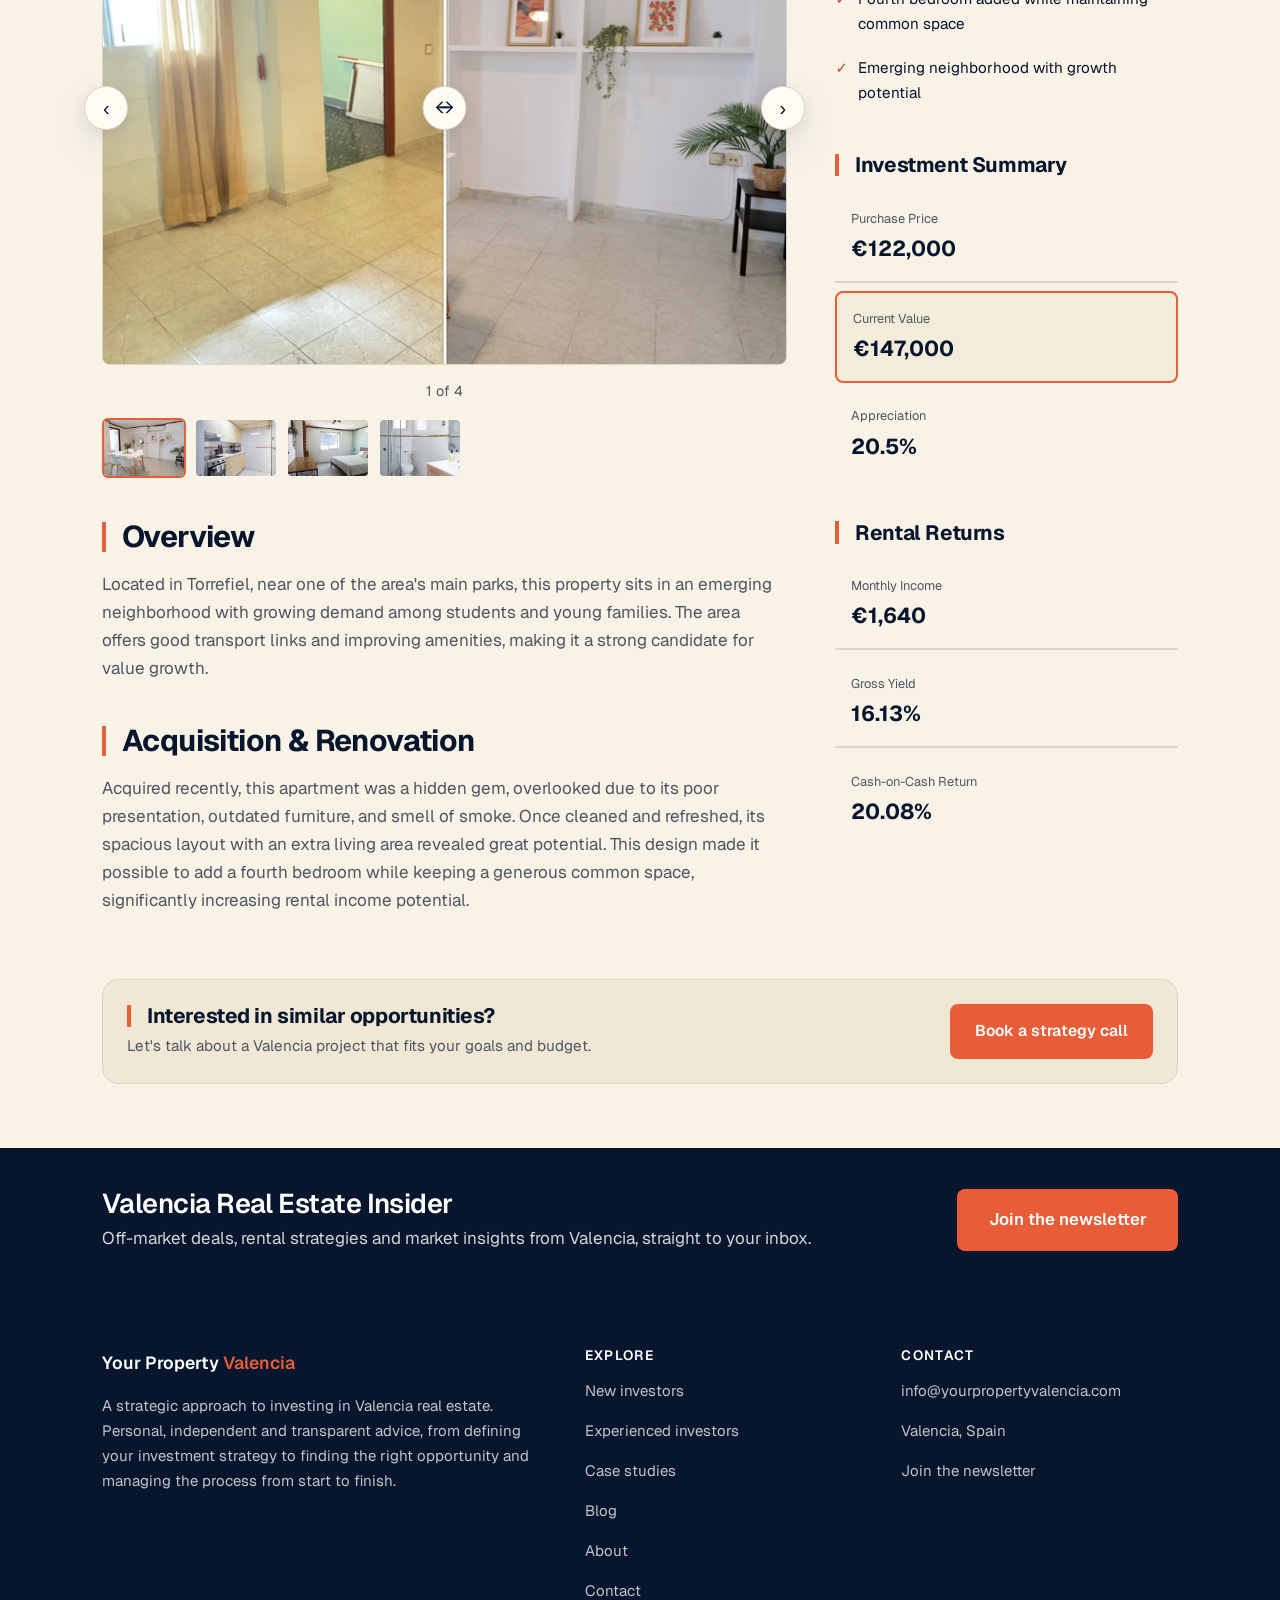
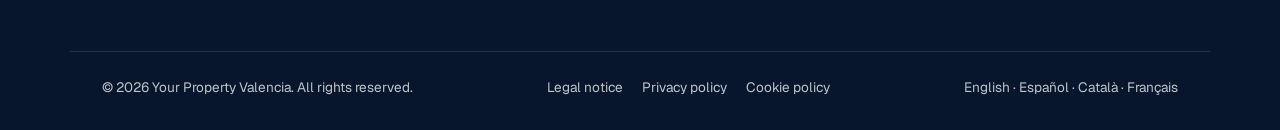
<file: your-property-valencia-website/case-studies.html>
<!DOCTYPE html>
<html lang="en">
<head>
<meta charset="utf-8" />
<meta name="viewport" content="width=device-width, initial-scale=1" />
<title>Valencia Property Case Studies | Your Property Valencia</title>
<meta name="description" content="Real Valencia investment projects with purchase price, current value, yield and before and after photos. See what a strategy-led renovation delivers." />
<link rel="canonical" href="https://yourpropertyvalencia.com/case-studies.html" />
<meta property="og:site_name" content="Your Property Valencia" />
<meta property="og:type" content="website" />
<meta property="og:title" content="Valencia Property Case Studies | Your Property Valencia" />
<meta property="og:description" content="Real Valencia investment projects with purchase price, current value, yield and before and after photos. See what a strategy-led renovation delivers." />
<meta property="og:url" content="https://yourpropertyvalencia.com/case-studies.html" />
<meta property="og:image" content="https://yourpropertyvalencia.com/images/share.jpg" />
<meta property="og:image:width" content="1200" />
<meta property="og:image:height" content="630" />
<meta property="og:image:alt" content="Sara Muñoz at her laptop, with the text: Invest in Valencia with a strategic partner" />
<meta name="twitter:card" content="summary_large_image" />
<link rel="icon" href="data:image/svg+xml,%3Csvg xmlns='http://www.w3.org/2000/svg' viewBox='0 0 32 32'%3E%3Crect width='32' height='32' rx='7' fill='%23cb5e3c'/%3E%3Cpath d='M8 17 L16 9 L24 17 M10 15.5 V24 H22 V15.5' fill='none' stroke='white' stroke-width='2.4' stroke-linecap='round' stroke-linejoin='round'/%3E%3C/svg%3E" />
<link rel="preconnect" href="https://fonts.googleapis.com" />
<link rel="preconnect" href="https://fonts.gstatic.com" crossorigin />
<link href="https://fonts.googleapis.com/css2?family=Geist:wght@400;500;600;700&display=swap" rel="stylesheet" />
<link rel="stylesheet" href="css/styles.css?v=55" />
</head>
<body>
<a class="skip-link" href="#main">Skip to content</a>

<header class="site-header" id="siteHeader">
  <div class="container nav-inner">
    <a class="brand" href="index.html"><img width="340" height="179" src="images/logo.png" alt="Your Property Valencia" /></a>
    <button class="nav-toggle" aria-label="Open menu" aria-expanded="false" aria-controls="navMenu">
      <span></span><span></span><span></span>
    </button>
    <nav class="nav-menu" id="navMenu" aria-label="Primary">
      <a href="beginners.html">New Investors</a>
      <a href="investors.html">Experienced Investors</a>
      <a href="case-studies.html" aria-current="page">Case Studies</a>
      <a href="blog.html">Blog</a>
      <a href="about.html">About</a>
      <a class="btn btn-primary btn-sm" href="contact.html">Book a Strategy Call</a>
    </nav>
  </div>
</header>

<main id="main">

  <section class="section section--tint" id="top">
    <div class="container narrow">
      <p class="eyebrow">Real results</p>
      <h1>Case studies</h1>
      <p class="lead">Real investment projects I've sourced, renovated and optimised for me or for clients in Valencia. Figures are project-specific and shared with client permission. Past performance is not a guarantee of future results.</p>
    </div>
  </section>

  <!-- ================= BENIMACLET ================= -->
  <article class="cs" id="benimaclet">
    <div class="cs__hero">
      <div class="container">
        <a class="cs__back" href="#top">&larr; All case studies</a>
        <p class="cs__kicker">Case study</p>
        <h2 class="cs__title">Benimaclet</h2>
        <p class="cs__place">Valencia, Spain</p>
        <div class="cs__metrics">
          <div class="cs__metric"><span>Appreciation</span><b>77.1%</b></div>
          <div class="cs__metric"><span>Monthly Income</span><b>&euro;1,830</b></div>
          <div class="cs__metric"><span>Gross Yield</span><b>18.61%</b></div>
          <div class="cs__metric"><span>Cash-on-Cash</span><b>23.9%</b></div>
        </div>
      </div>
    </div>
    <div class="container cs__body">
      <div class="cs__main">
        <section class="cs__block cs-gallery">
          <h3 class="cs-h">Transformation Gallery</h3>
          <p class="form-note" style="margin-top:-0.6rem">Drag the handle, or tap anywhere on the photo, to compare before and after.</p>
          <div class="cs-gallery__frame">
            <div class="cs-compare">
              <img width="1200" height="800" class="cs-compare__after" src="images/transform-kitchen-after.jpg" alt="Kitchen after renovation" />
              <div class="cs-compare__before-wrap">
                <img width="1200" height="1040" class="cs-compare__before" src="images/transform-kitchen-before.jpg" alt="Kitchen before renovation" />
              </div>
              <span class="cs-gallery__tag cs-gallery__tag--before">Before</span>
              <span class="cs-gallery__tag cs-gallery__tag--after">After</span>
              <div class="cs-compare__handle" tabindex="0" role="slider" aria-label="Drag to compare before and after" aria-valuemin="0" aria-valuemax="100" aria-valuenow="50">
                <span class="cs-compare__handle-btn" aria-hidden="true">&harr;</span>
              </div>
            </div>
            <button class="cs-gallery__nav cs-gallery__nav--prev" type="button" aria-label="Previous image">&lsaquo;</button>
            <button class="cs-gallery__nav cs-gallery__nav--next" type="button" aria-label="Next image">&rsaquo;</button>
          </div>
          <div class="cs-gallery__count"><span class="cs-gallery__idx">1</span> of 4</div>
          <div class="cs-gallery__thumbs">
            <button type="button" class="is-active" data-before="images/transform-kitchen-before.jpg" data-after="images/transform-kitchen-after.jpg"><img width="240" height="160" src="images/thumbs/transform-kitchen-after.jpg" alt="Kitchen" /></button>
            <button type="button" data-before="images/transform-room3-before.jpg" data-after="images/transform-room3-after.jpg"><img width="240" height="160" src="images/thumbs/transform-room3-after.jpg" alt="Living area" /></button>
            <button type="button" data-before="images/transform-room4-before.jpg" data-after="images/transform-room4-after.jpg"><img width="240" height="160" src="images/thumbs/transform-room4-after.jpg" alt="Bedroom" /></button>
            <button type="button" data-before="images/transform-bath-before.jpg" data-after="images/transform-bath-after.jpg"><img width="240" height="360" src="images/thumbs/transform-bath-after.jpg" alt="Bathroom" /></button>
          </div>
        </section>

        <section class="cs__block">
          <h3 class="cs-h">Overview</h3>
          <p>Located in Benimaclet, one of Valencia's most dynamic and sought-after neighborhoods, this property benefits from the area's mix of local charm, cultural life, and proximity to universities and public transport. The strong rental demand from students and young professionals makes Benimaclet a prime location for long-term investment.</p>
        </section>

        <section class="cs__block">
          <h3 class="cs-h">Acquisition &amp; Renovation</h3>
          <p>Acquired directly from a bank, the apartment was originally a three-bedroom unit with a small, outdated kitchen. A full renovation was carried out, including a new open-plan kitchen, updated bathroom, complete electrical upgrade, and fresh paint throughout. The layout was optimized by adding an additional room within the living area, enhancing both functionality and rental potential.</p>
        </section>
      </div>

      <aside class="cs__side">
        <section class="cs__block">
          <h3 class="cs-h cs-h--sm">Key Improvements</h3>
          <ul class="cs-improve">
            <li>Acquired from bank at below-market price</li>
            <li>Complete kitchen renovation with modern open-plan design</li>
            <li>Full electrical system upgrade</li>
            <li>Additional bedroom created from living space</li>
            <li>Enhanced rental appeal in high-demand area</li>
          </ul>
        </section>

        <section class="cs__block">
          <h3 class="cs-h cs-h--sm">Investment Summary</h3>
          <div class="cs-summary">
            <div class="cs-summary__row"><span>Purchase Price</span><b>&euro;118,000</b></div>
            <div class="cs-summary__row cs-summary__row--hi"><span>Current Value</span><b>&euro;209,000</b></div>
            <div class="cs-summary__row"><span>Appreciation</span><b>77.1%</b></div>
          </div>
        </section>

        <section class="cs__block">
          <h3 class="cs-h cs-h--sm">Rental Returns</h3>
          <div class="cs-summary">
            <div class="cs-summary__row"><span>Monthly Income</span><b>&euro;1,830</b></div>
            <div class="cs-summary__row"><span>Gross Yield</span><b>18.61%</b></div>
            <div class="cs-summary__row"><span>Cash-on-Cash Return</span><b>23.9%</b></div>
          </div>
        </section>
      </aside>
    </div>
    <div class="container cs__cta-wrap">
      <div class="cs-cta cs-cta--wide reveal">
        <div>
          <h3 class="cs-h cs-h--sm">Interested in similar opportunities?</h3>
          <p>Let's talk about a Valencia project that fits your goals and budget.</p>
        </div>
        <a class="btn btn-primary" href="contact.html">Book a strategy call</a>
      </div>
    </div>
  </article>

  <!-- ================= AYORA ================= -->
  <article class="cs" id="ayora">
    <div class="cs__hero">
      <div class="container">
        <a class="cs__back" href="#top">&larr; All case studies</a>
        <p class="cs__kicker">Case study</p>
        <h2 class="cs__title">Ayora</h2>
        <p class="cs__place">Valencia, Spain</p>
        <div class="cs__metrics">
          <div class="cs__metric"><span>Appreciation</span><b>26.2%</b></div>
          <div class="cs__metric"><span>Monthly Income</span><b>&euro;2,000</b></div>
          <div class="cs__metric"><span>Gross Yield</span><b>16.1%</b></div>
          <div class="cs__metric"><span>Cash-on-Cash</span><b>17.51%</b></div>
        </div>
      </div>
    </div>
    <div class="container cs__body">
      <div class="cs__main">
        <section class="cs__block cs-gallery">
          <h3 class="cs-h">Transformation Gallery</h3>
          <div class="cs-gallery__frame">
            <div class="cs-compare is-single">
              <img width="1600" height="1067" class="cs-compare__after" src="images/project-perales-master.jpg" alt="Furnished main bedroom with balcony" />
              <div class="cs-compare__before-wrap">
                <img width="1600" height="1067" class="cs-compare__before" src="images/project-perales-master.jpg" alt="" />
              </div>
              <span class="cs-gallery__tag cs-gallery__tag--before">Before</span>
              <span class="cs-gallery__tag cs-gallery__tag--after">After</span>
              <div class="cs-compare__handle" tabindex="0" role="slider" aria-label="Drag to compare before and after" aria-valuemin="0" aria-valuemax="100" aria-valuenow="100">
                <span class="cs-compare__handle-btn" aria-hidden="true">&harr;</span>
              </div>
            </div>
            <button class="cs-gallery__nav cs-gallery__nav--prev" type="button" aria-label="Previous image">&lsaquo;</button>
            <button class="cs-gallery__nav cs-gallery__nav--next" type="button" aria-label="Next image">&rsaquo;</button>
          </div>
          <div class="cs-gallery__count"><span class="cs-gallery__idx">1</span> of 4</div>
          <div class="cs-gallery__thumbs">
            <button type="button" class="is-active" data-after="images/project-perales-master.jpg"><img width="240" height="160" src="images/thumbs/project-perales-master.jpg" alt="Main bedroom" /></button>
            <button type="button" data-after="images/project-perales-kitchen.jpg"><img width="240" height="160" src="images/thumbs/project-perales-kitchen.jpg" alt="Kitchen" /></button>
            <button type="button" data-after="images/project-perales-bedroom.jpg"><img width="240" height="160" src="images/thumbs/project-perales-bedroom.jpg" alt="Second bedroom" /></button>
            <button type="button" data-after="images/project-perales-room.jpg"><img width="240" height="160" src="images/thumbs/project-perales-room.jpg" alt="Study bedroom" /></button>
          </div>
        </section>

        <section class="cs__block">
          <h3 class="cs-h">Overview</h3>
          <p>Situated in Ayora, a quiet yet central neighborhood in Valencia, this property enjoys close access to the city center, the beach, and public transport. The area's balance of convenience and residential atmosphere makes it especially appealing to families and professionals seeking long-term rentals.</p>
        </section>

        <section class="cs__block">
          <h3 class="cs-h">Acquisition &amp; Renovation</h3>
          <p>The apartment required minimal work, allowing for a quick turnaround. The living room was enclosed to create an additional bedroom, boosting overall rental yield. The unit was fully furnished and tastefully decorated to create a warm, welcoming feel that increased its appeal and occupancy rate.</p>
        </section>
      </div>

      <aside class="cs__side">
        <section class="cs__block">
          <h3 class="cs-h cs-h--sm">Key Improvements</h3>
          <ul class="cs-improve">
            <li>Minimal renovation required for quick turnaround</li>
            <li>Living room converted to additional bedroom</li>
            <li>Fully furnished and decorated</li>
            <li>Central location near city center and beach</li>
            <li>Strong rental income potential</li>
          </ul>
        </section>

        <section class="cs__block">
          <h3 class="cs-h cs-h--sm">Investment Summary</h3>
          <div class="cs-summary">
            <div class="cs-summary__row"><span>Purchase Price</span><b>&euro;149,000</b></div>
            <div class="cs-summary__row cs-summary__row--hi"><span>Current Value</span><b>&euro;188,000</b></div>
            <div class="cs-summary__row"><span>Appreciation</span><b>26.2%</b></div>
          </div>
        </section>

        <section class="cs__block">
          <h3 class="cs-h cs-h--sm">Rental Returns</h3>
          <div class="cs-summary">
            <div class="cs-summary__row"><span>Monthly Income</span><b>&euro;2,000</b></div>
            <div class="cs-summary__row"><span>Gross Yield</span><b>16.1%</b></div>
            <div class="cs-summary__row"><span>Cash-on-Cash Return</span><b>17.51%</b></div>
          </div>
        </section>
      </aside>
    </div>
    <div class="container cs__cta-wrap">
      <div class="cs-cta cs-cta--wide reveal">
        <div>
          <h3 class="cs-h cs-h--sm">Interested in similar opportunities?</h3>
          <p>Let's talk about a Valencia project that fits your goals and budget.</p>
        </div>
        <a class="btn btn-primary" href="contact.html">Book a strategy call</a>
      </div>
    </div>
  </article>

  <!-- ================= TORREFIEL ================= -->
  <article class="cs" id="torrefiel">
    <div class="cs__hero">
      <div class="container">
        <a class="cs__back" href="#top">&larr; All case studies</a>
        <p class="cs__kicker">Case study</p>
        <h2 class="cs__title">Torrefiel</h2>
        <p class="cs__place">Valencia, Spain</p>
        <div class="cs__metrics">
          <div class="cs__metric"><span>Appreciation</span><b>20.5%</b></div>
          <div class="cs__metric"><span>Monthly Income</span><b>&euro;1,640</b></div>
          <div class="cs__metric"><span>Gross Yield</span><b>16.13%</b></div>
          <div class="cs__metric"><span>Cash-on-Cash</span><b>20.08%</b></div>
        </div>
      </div>
    </div>
    <div class="container cs__body">
      <div class="cs__main">
        <section class="cs__block cs-gallery">
          <h3 class="cs-h">Transformation Gallery</h3>
          <p class="form-note" style="margin-top:-0.6rem">Drag the handle, or tap anywhere on the photo, to compare before and after.</p>
          <div class="cs-gallery__frame">
            <div class="cs-compare">
              <img width="1600" height="1066" class="cs-compare__after" src="images/project-ana-living.jpg" alt="Renovated open-plan living and dining room" />
              <div class="cs-compare__before-wrap">
                <img width="1200" height="889" class="cs-compare__before" src="images/project-ana-living-before.jpg" alt="Living room before renovation" />
              </div>
              <span class="cs-gallery__tag cs-gallery__tag--before">Before</span>
              <span class="cs-gallery__tag cs-gallery__tag--after">After</span>
              <div class="cs-compare__handle" tabindex="0" role="slider" aria-label="Drag to compare before and after" aria-valuemin="0" aria-valuemax="100" aria-valuenow="50">
                <span class="cs-compare__handle-btn" aria-hidden="true">&harr;</span>
              </div>
            </div>
            <button class="cs-gallery__nav cs-gallery__nav--prev" type="button" aria-label="Previous image">&lsaquo;</button>
            <button class="cs-gallery__nav cs-gallery__nav--next" type="button" aria-label="Next image">&rsaquo;</button>
          </div>
          <div class="cs-gallery__count"><span class="cs-gallery__idx">1</span> of 4</div>
          <div class="cs-gallery__thumbs">
            <button type="button" class="is-active" data-before="images/project-ana-living-before.jpg" data-after="images/project-ana-living.jpg"><img width="240" height="160" src="images/thumbs/project-ana-living.jpg" alt="Living room" /></button>
            <button type="button" data-before="images/project-ana-kitchen-before.jpg" data-after="images/project-ana-kitchen.jpg"><img width="240" height="160" src="images/thumbs/project-ana-kitchen.jpg" alt="Kitchen" /></button>
            <button type="button" data-before="images/project-ana-bedroom-before.jpg" data-after="images/project-ana-bedroom.jpg"><img width="240" height="160" src="images/thumbs/project-ana-bedroom.jpg" alt="Bedroom" /></button>
            <button type="button" data-before="images/project-ana-bathroom-before.jpg" data-after="images/project-ana-bathroom.jpg"><img width="240" height="360" src="images/thumbs/project-ana-bathroom.jpg" alt="Bathroom" /></button>
          </div>
        </section>

        <section class="cs__block">
          <h3 class="cs-h">Overview</h3>
          <p>Located in Torrefiel, near one of the area's main parks, this property sits in an emerging neighborhood with growing demand among students and young families. The area offers good transport links and improving amenities, making it a strong candidate for value growth.</p>
        </section>

        <section class="cs__block">
          <h3 class="cs-h">Acquisition &amp; Renovation</h3>
          <p>Acquired recently, this apartment was a hidden gem, overlooked due to its poor presentation, outdated furniture, and smell of smoke. Once cleaned and refreshed, its spacious layout with an extra living area revealed great potential. This design made it possible to add a fourth bedroom while keeping a generous common space, significantly increasing rental income potential.</p>
        </section>
      </div>

      <aside class="cs__side">
        <section class="cs__block">
          <h3 class="cs-h cs-h--sm">Key Improvements</h3>
          <ul class="cs-improve">
            <li>Hidden gem property with great potential</li>
            <li>Acquired at below-market value due to presentation</li>
            <li>Spacious layout with extra living area</li>
            <li>Fourth bedroom added while maintaining common space</li>
            <li>Emerging neighborhood with growth potential</li>
          </ul>
        </section>

        <section class="cs__block">
          <h3 class="cs-h cs-h--sm">Investment Summary</h3>
          <div class="cs-summary">
            <div class="cs-summary__row"><span>Purchase Price</span><b>&euro;122,000</b></div>
            <div class="cs-summary__row cs-summary__row--hi"><span>Current Value</span><b>&euro;147,000</b></div>
            <div class="cs-summary__row"><span>Appreciation</span><b>20.5%</b></div>
          </div>
        </section>

        <section class="cs__block">
          <h3 class="cs-h cs-h--sm">Rental Returns</h3>
          <div class="cs-summary">
            <div class="cs-summary__row"><span>Monthly Income</span><b>&euro;1,640</b></div>
            <div class="cs-summary__row"><span>Gross Yield</span><b>16.13%</b></div>
            <div class="cs-summary__row"><span>Cash-on-Cash Return</span><b>20.08%</b></div>
          </div>
        </section>
      </aside>
    </div>
    <div class="container cs__cta-wrap">
      <div class="cs-cta cs-cta--wide reveal">
        <div>
          <h3 class="cs-h cs-h--sm">Interested in similar opportunities?</h3>
          <p>Let's talk about a Valencia project that fits your goals and budget.</p>
        </div>
        <a class="btn btn-primary" href="contact.html">Book a strategy call</a>
      </div>
    </div>
  </article>

</main>

<footer class="site-footer">
  <div class="container footer-grid">
    <div>
      <p class="footer-brand">Your Property <span>Valencia</span></p>
      <p>A strategic approach to investing in Valencia real estate. Personal, independent and transparent advice, from defining your investment strategy to finding the right opportunity and managing the process from start to finish.</p>
    </div>
    <div>
      <h4>Explore</h4>
      <ul>
        <li><a href="beginners.html">New investors</a></li>
        <li><a href="investors.html">Experienced investors</a></li>
        <li><a href="case-studies.html">Case studies</a></li>
        <li><a href="blog.html">Blog</a></li>
        <li><a href="about.html">About</a></li>
        <li><a href="contact.html">Contact</a></li>
      </ul>
    </div>
    <div>
      <h4>Contact</h4>
      <ul>
        <li><a href="mailto:info@yourpropertyvalencia.com">info@yourpropertyvalencia.com</a></li>
        <li>Valencia, Spain</li>
      </ul>
    </div>
  </div>
  <div class="container footer-bottom">
    <span>&copy; <span data-year>2026</span> Your Property Valencia. All rights reserved.</span>
    <nav class="footer-legal" aria-label="Legal"><a href="legal-notice.html">Legal notice</a><a href="privacy-policy.html">Privacy policy</a><a href="cookie-policy.html">Cookie policy</a></nav>
    <span>English &middot; Espa&ntilde;ol &middot; Catal&agrave; &middot; Fran&ccedil;ais</span>
  </div>
</footer>

<script src="js/main.js?v=55" defer></script>
<script src="js/newsletter.js?v=55" defer></script>
</body>
</html>
</file>
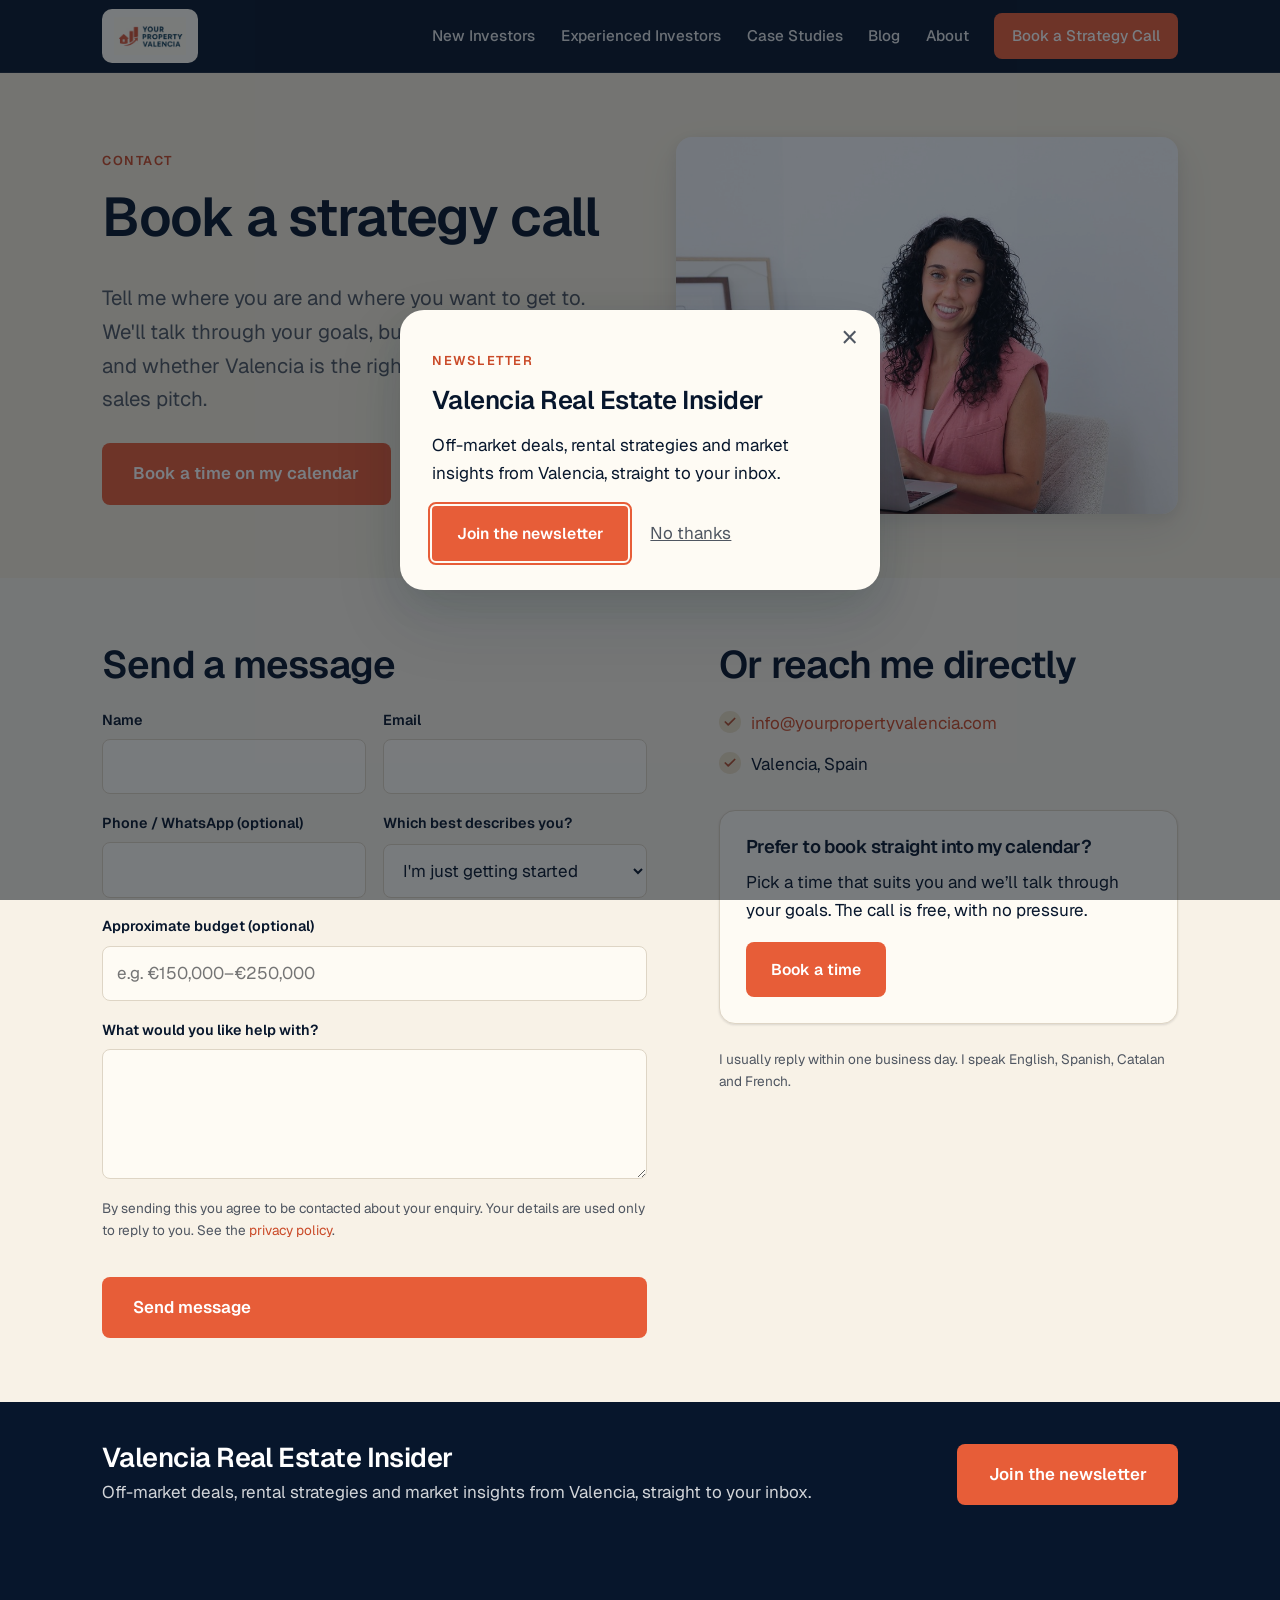
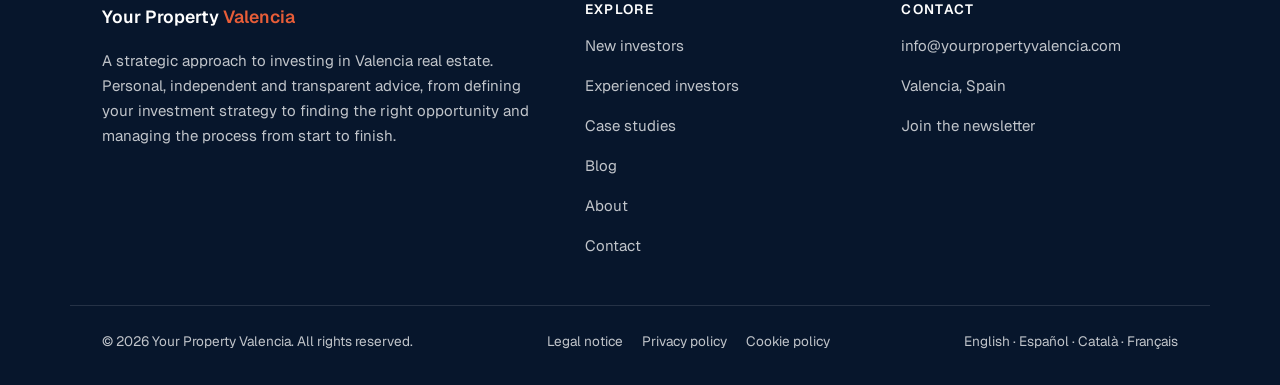
<file: your-property-valencia-website/contact.html>
<!DOCTYPE html>
<html lang="en">
<head>
<meta charset="utf-8" />
<meta name="viewport" content="width=device-width, initial-scale=1" />
<title>Book a Free Strategy Call | Your Property Valencia</title>
<meta name="description" content="Book a free strategy call with Sara, or send your questions. Honest conversation about your goals, budget and whether Valencia is the right fit, no sales pitch." />
<link rel="canonical" href="https://yourpropertyvalencia.com/contact.html" />
<meta property="og:site_name" content="Your Property Valencia" />
<meta property="og:type" content="website" />
<meta property="og:title" content="Book a Free Strategy Call | Your Property Valencia" />
<meta property="og:description" content="Book a free strategy call with Sara, or send your questions. Honest conversation about your goals, budget and whether Valencia is the right fit, no sales pitch." />
<meta property="og:url" content="https://yourpropertyvalencia.com/contact.html" />
<meta property="og:image" content="https://yourpropertyvalencia.com/images/share.jpg" />
<meta property="og:image:width" content="1200" />
<meta property="og:image:height" content="630" />
<meta property="og:image:alt" content="Sara Muñoz at her laptop, with the text: Invest in Valencia with a strategic partner" />
<meta name="twitter:card" content="summary_large_image" />
<link rel="icon" href="data:image/svg+xml,%3Csvg xmlns='http://www.w3.org/2000/svg' viewBox='0 0 32 32'%3E%3Crect width='32' height='32' rx='7' fill='%23cb5e3c'/%3E%3Cpath d='M8 17 L16 9 L24 17 M10 15.5 V24 H22 V15.5' fill='none' stroke='white' stroke-width='2.4' stroke-linecap='round' stroke-linejoin='round'/%3E%3C/svg%3E" />
<link rel="preconnect" href="https://fonts.googleapis.com" />
<link rel="preconnect" href="https://fonts.gstatic.com" crossorigin />
<link href="https://fonts.googleapis.com/css2?family=Geist:wght@400;500;600;700&display=swap" rel="stylesheet" />
<link rel="stylesheet" href="css/styles.css?v=55" />
</head>
<body>
<a class="skip-link" href="#main">Skip to content</a>

<header class="site-header" id="siteHeader">
  <div class="container nav-inner">
    <a class="brand" href="index.html"><img src="images/logo.png" alt="Your Property Valencia" /></a>
    <button class="nav-toggle" aria-label="Open menu" aria-expanded="false" aria-controls="navMenu">
      <span></span><span></span><span></span>
    </button>
    <nav class="nav-menu" id="navMenu" aria-label="Primary">
      <a href="beginners.html">New Investors</a>
      <a href="investors.html">Experienced Investors</a>
      <a href="case-studies.html">Case Studies</a>
      <a href="blog.html">Blog</a>
      <a href="about.html">About</a>
      <a class="btn btn-primary btn-sm" href="contact.html" aria-current="page">Book a Strategy Call</a>
    </nav>
  </div>
</header>

<main id="main">

  <section class="section section--tint">
    <div class="container split contact-hero">
      <div>
        <p class="eyebrow">Contact</p>
        <h1>Book a strategy call</h1>
        <p class="lead">Tell me where you are and where you want to get to. We'll talk through your goals, budget and timeline, and whether Valencia is the right fit. No pressure, no sales pitch.</p>
        <a class="btn btn-primary btn-lg" href="https://calendly.com/sara-yourpropertyvalencia/30min" target="_blank" rel="noopener" style="margin-top:0.6rem">Book a time on my calendar</a>
      </div>
      <img class="contact-photo" src="images/cta-sara-desk.jpg" width="900" height="1125" alt="Sara smiling at her laptop, ready for your strategy call" />
    </div>
  </section>

  <section class="section">
    <div class="container split split--top">
      <div class="reveal">
        <h2>Send a message</h2>
        <form id="contactForm" class="form-grid" name="contact" method="POST" action="/contact.html" data-netlify="true" netlify-honeypot="bot-field" novalidate>
          <input type="hidden" name="form-name" value="contact" />
          <p hidden><label>Leave this empty: <input name="bot-field" tabindex="-1" autocomplete="off" /></label></p>
          <div class="form-row">
            <div class="field">
              <label for="name">Name</label>
              <input type="text" id="name" name="name" autocomplete="name" required />
            </div>
            <div class="field">
              <label for="email">Email</label>
              <input type="email" id="email" name="email" autocomplete="email" required />
            </div>
          </div>
          <div class="form-row">
            <div class="field">
              <label for="phone">Phone / WhatsApp (optional)</label>
              <input type="tel" id="phone" name="phone" autocomplete="tel" />
            </div>
            <div class="field">
              <label for="profile">Which best describes you?</label>
              <select id="profile" name="profile">
                <option value="getting-started">I'm just getting started</option>
                <option value="experienced">I'm an experienced investor</option>
                <option value="not-sure">Not sure yet</option>
              </select>
            </div>
          </div>
          <div class="field">
            <label for="budget">Approximate budget (optional)</label>
            <input type="text" id="budget" name="budget" placeholder="e.g. €150,000–€250,000" />
          </div>
          <div class="field">
            <label for="message">What would you like help with?</label>
            <textarea id="message" name="message" required></textarea>
          </div>
          <p class="form-note">By sending this you agree to be contacted about your enquiry. Your details are used only to reply to you. See the <a href="privacy-policy.html">privacy policy</a>.</p>
          <div class="form-status" aria-live="polite"></div>
          <button type="submit" class="btn btn-primary btn-lg">Send message</button>
        </form>
      </div>

      <div class="reveal">
        <h2>Or reach me directly</h2>
        <ul class="check-list" style="margin-bottom:2rem">
          <li><a href="mailto:info@yourpropertyvalencia.com">info@yourpropertyvalencia.com</a></li>
          <li>Valencia, Spain</li>
        </ul>

        <div class="card">
          <h3>Prefer to book straight into my calendar?</h3>
          <p>Pick a time that suits you and we&rsquo;ll talk through your goals. The call is free, with no pressure.</p>
          <p class="mb-0"><a class="btn btn-primary" href="https://calendly.com/sara-yourpropertyvalencia/30min" target="_blank" rel="noopener">Book a time</a></p>
        </div>

        <p class="form-note" style="margin-top:1.5rem">I usually reply within one business day. I speak English, Spanish, Catalan and French.</p>
      </div>
    </div>
  </section>

</main>

<footer class="site-footer">
  <div class="container footer-grid">
    <div>
      <p class="footer-brand">Your Property <span>Valencia</span></p>
      <p>A strategic approach to investing in Valencia real estate. Personal, independent and transparent advice, from defining your investment strategy to finding the right opportunity and managing the process from start to finish.</p>
    </div>
    <div>
      <h4>Explore</h4>
      <ul>
        <li><a href="beginners.html">New investors</a></li>
        <li><a href="investors.html">Experienced investors</a></li>
        <li><a href="case-studies.html">Case studies</a></li>
        <li><a href="blog.html">Blog</a></li>
        <li><a href="about.html">About</a></li>
        <li><a href="contact.html">Contact</a></li>
      </ul>
    </div>
    <div>
      <h4>Contact</h4>
      <ul>
        <li><a href="mailto:info@yourpropertyvalencia.com">info@yourpropertyvalencia.com</a></li>
        <li>Valencia, Spain</li>
      </ul>
    </div>
  </div>
  <div class="container footer-bottom">
    <span>&copy; <span data-year>2026</span> Your Property Valencia. All rights reserved.</span>
    <nav class="footer-legal" aria-label="Legal"><a href="legal-notice.html">Legal notice</a><a href="privacy-policy.html">Privacy policy</a><a href="cookie-policy.html">Cookie policy</a></nav>
    <span>English &middot; Español &middot; Català &middot; Français</span>
  </div>
</footer>

<script src="js/main.js?v=55" defer></script>
<script src="js/newsletter.js?v=55" defer></script>
</body>
</html>
</file>
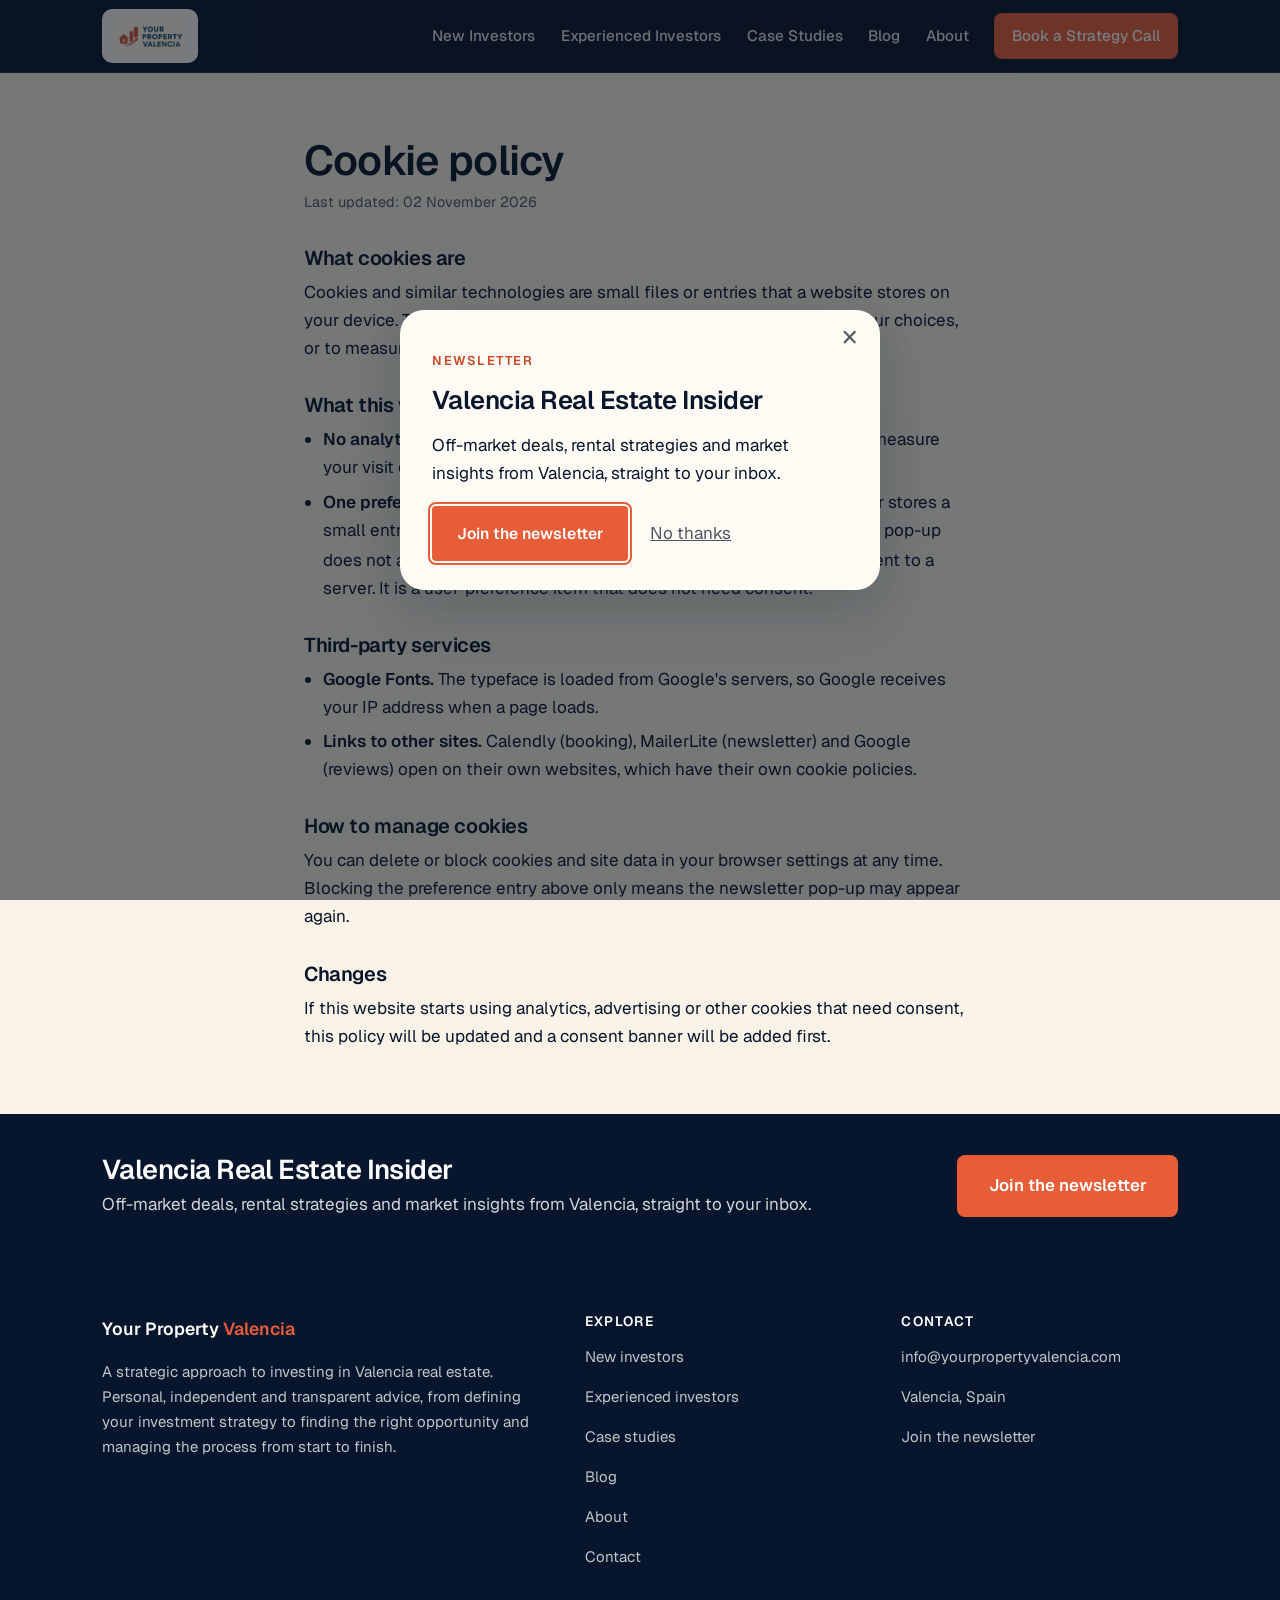
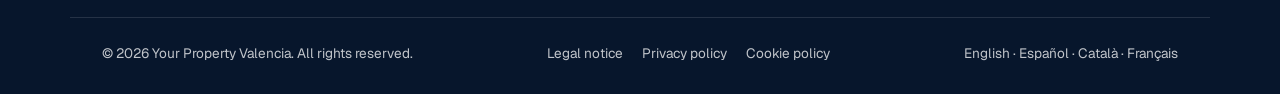
<file: your-property-valencia-website/cookie-policy.html>
<!DOCTYPE html>
<html lang="en">
<head>
<meta charset="utf-8" />
<meta name="viewport" content="width=device-width, initial-scale=1" />
<title>Cookie policy | Your Property Valencia</title>
<meta name="description" content="Cookies and similar technologies used on this website." />
<link rel="canonical" href="https://yourpropertyvalencia.com/cookie-policy.html" />
<meta property="og:site_name" content="Your Property Valencia" />
<meta property="og:type" content="website" />
<meta property="og:title" content="Cookie policy | Your Property Valencia" />
<meta property="og:description" content="Cookies and similar technologies used on this website." />
<meta property="og:url" content="https://yourpropertyvalencia.com/cookie-policy.html" />
<meta property="og:image" content="https://yourpropertyvalencia.com/images/share.jpg" />
<meta property="og:image:width" content="1200" />
<meta property="og:image:height" content="630" />
<meta property="og:image:alt" content="Sara Muñoz at her laptop, with the text: Invest in Valencia with a strategic partner" />
<meta name="twitter:card" content="summary_large_image" />
<link rel="icon" href="data:image/svg+xml,%3Csvg xmlns='http://www.w3.org/2000/svg' viewBox='0 0 32 32'%3E%3Crect width='32' height='32' rx='7' fill='%23cb5e3c'/%3E%3Cpath d='M8 17 L16 9 L24 17 M10 15.5 V24 H22 V15.5' fill='none' stroke='white' stroke-width='2.4' stroke-linecap='round' stroke-linejoin='round'/%3E%3C/svg%3E" />
<link rel="preconnect" href="https://fonts.googleapis.com" />
<link rel="preconnect" href="https://fonts.gstatic.com" crossorigin />
<link href="https://fonts.googleapis.com/css2?family=Geist:wght@400;500;600;700&display=swap" rel="stylesheet" />
<link rel="stylesheet" href="css/styles.css?v=55" />
</head>
<body class="page-legal">
<a class="skip-link" href="#main">Skip to content</a>

<header class="site-header" id="siteHeader">
  <div class="container nav-inner">
    <a class="brand" href="index.html"><img src="images/logo.png" alt="Your Property Valencia" /></a>
    <button class="nav-toggle" aria-label="Open menu" aria-expanded="false" aria-controls="navMenu">
      <span></span><span></span><span></span>
    </button>
    <nav class="nav-menu" id="navMenu" aria-label="Primary">
      <a href="beginners.html">New Investors</a>
      <a href="investors.html">Experienced Investors</a>
      <a href="case-studies.html">Case Studies</a>
      <a href="blog.html">Blog</a>
      <a href="about.html">About</a>
      <a class="btn btn-primary btn-sm" href="contact.html">Book a Strategy Call</a>
    </nav>
  </div>
</header>

<main id="main">
  <section class="section">
    <div class="container legal">

<h1>Cookie policy</h1>
<p class="legal__updated">Last updated: 02 November 2026</p>

<h2>What cookies are</h2>
<p>Cookies and similar technologies are small files or entries that a website stores on your device. They can be used to keep a service working, to remember your choices, or to measure and advertise.</p>

<h2>What this website uses</h2>
<ul>
  <li><strong>No analytics, advertising or tracking cookies.</strong> This website does not measure your visit or track you across other sites.</li>
  <li><strong>One preference entry.</strong> If you close the newsletter pop-up, your browser stores a small entry (local storage, name <code>ypv-newsletter-dismissed</code>) so the pop-up does not appear again for 30 days. It holds only the date and is never sent to a server. It is a user-preference item that does not need consent.</li>
</ul>

<h2>Third-party services</h2>
<ul>
  <li><strong>Google Fonts.</strong> The typeface is loaded from Google's servers, so Google receives your IP address when a page loads.</li>
  <li><strong>Links to other sites.</strong> Calendly (booking), MailerLite (newsletter) and Google (reviews) open on their own websites, which have their own cookie policies.</li>
</ul>

<h2>How to manage cookies</h2>
<p>You can delete or block cookies and site data in your browser settings at any time. Blocking the preference entry above only means the newsletter pop-up may appear again.</p>

<h2>Changes</h2>
<p>If this website starts using analytics, advertising or other cookies that need consent, this policy will be updated and a consent banner will be added first.</p>

    </div>
  </section>

</main>

<footer class="site-footer">
  <div class="container footer-grid">
    <div>
      <p class="footer-brand">Your Property <span>Valencia</span></p>
      <p>A strategic approach to investing in Valencia real estate. Personal, independent and transparent advice, from defining your investment strategy to finding the right opportunity and managing the process from start to finish.</p>
    </div>
    <div>
      <h4>Explore</h4>
      <ul>
        <li><a href="beginners.html">New investors</a></li>
        <li><a href="investors.html">Experienced investors</a></li>
        <li><a href="case-studies.html">Case studies</a></li>
        <li><a href="blog.html">Blog</a></li>
        <li><a href="about.html">About</a></li>
        <li><a href="contact.html">Contact</a></li>
      </ul>
    </div>
    <div>
      <h4>Contact</h4>
      <ul>
        <li><a href="mailto:info@yourpropertyvalencia.com">info@yourpropertyvalencia.com</a></li>
        <li>Valencia, Spain</li>
      </ul>
    </div>
  </div>
  <div class="container footer-bottom">
    <span>&copy; <span data-year>2026</span> Your Property Valencia. All rights reserved.</span>
    <nav class="footer-legal" aria-label="Legal"><a href="legal-notice.html">Legal notice</a><a href="privacy-policy.html">Privacy policy</a><a href="cookie-policy.html">Cookie policy</a></nav>
    <span>English &middot; Español &middot; Català &middot; Français</span>
  </div>
</footer>

<script src="js/content.js?v=55" defer></script>
<script src="js/main.js?v=55" defer></script>
<script src="js/newsletter.js?v=55" defer></script>
</body>
</html>
</file>
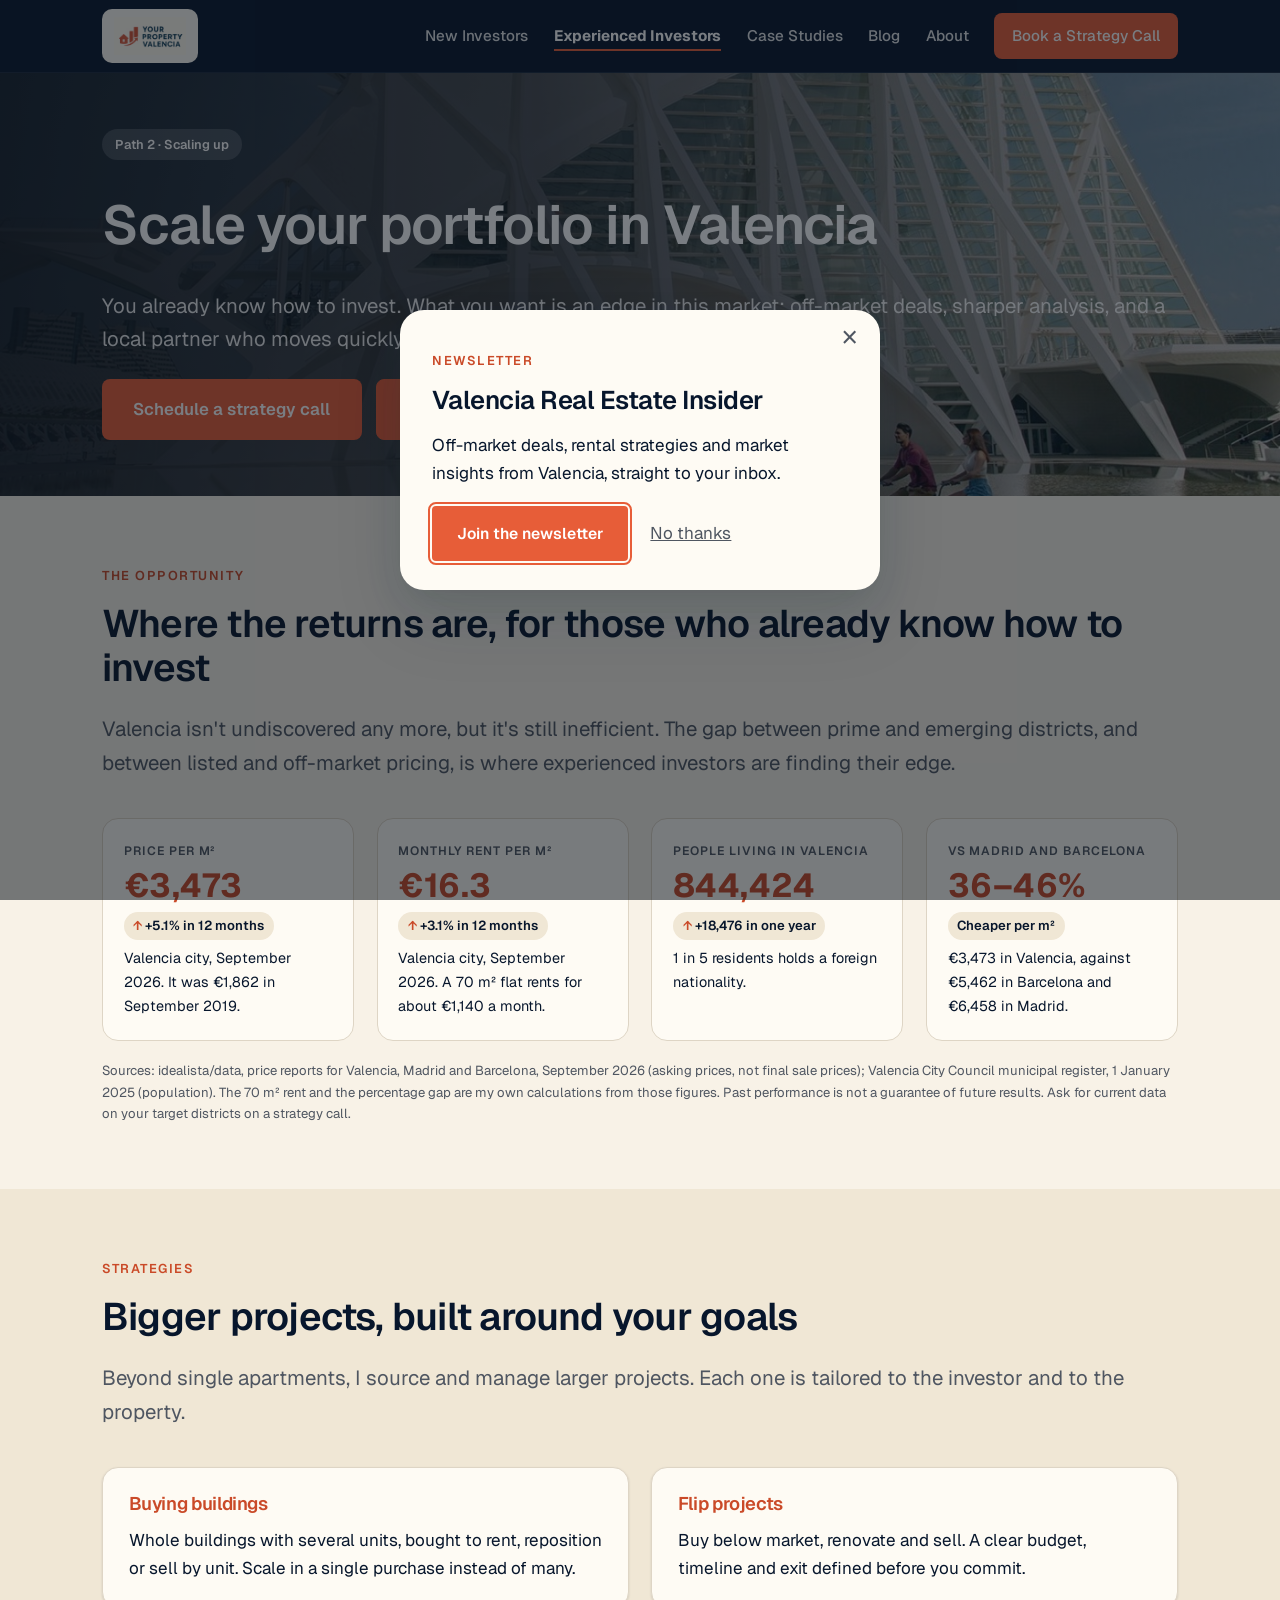
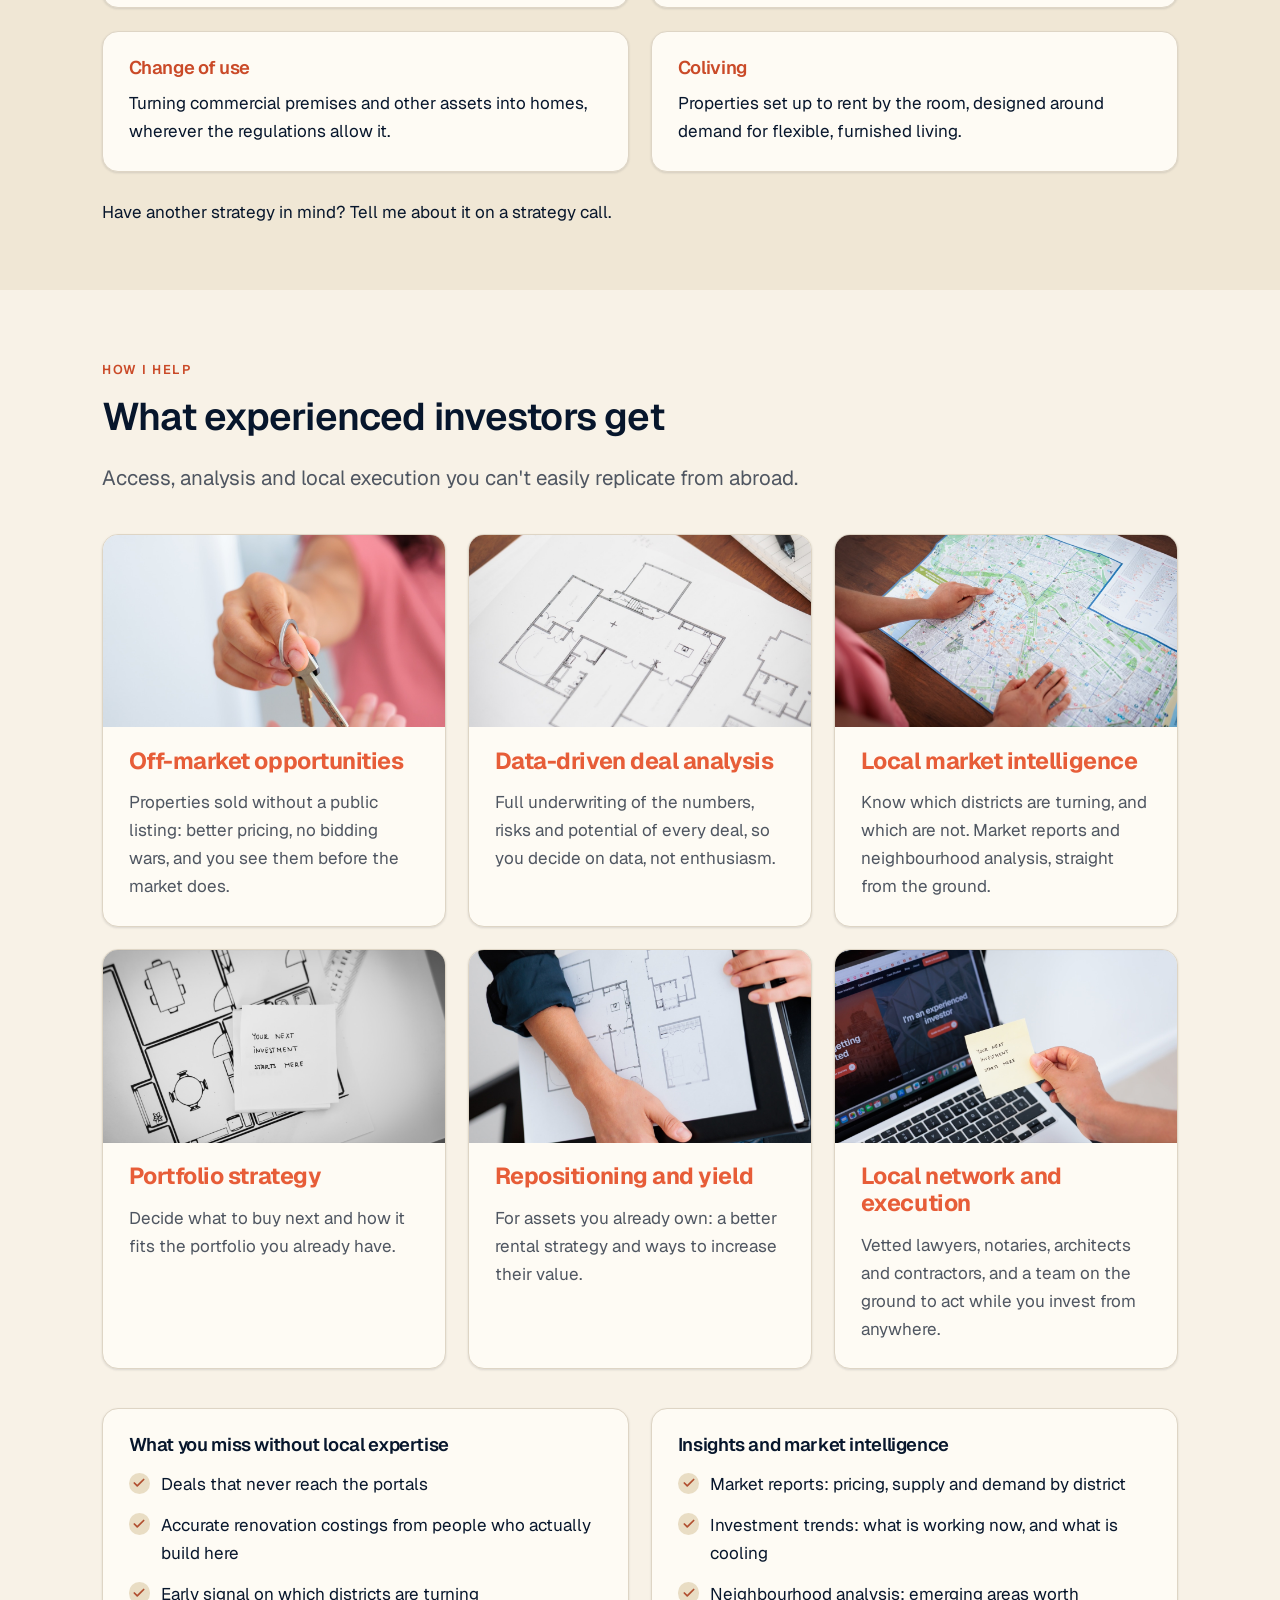
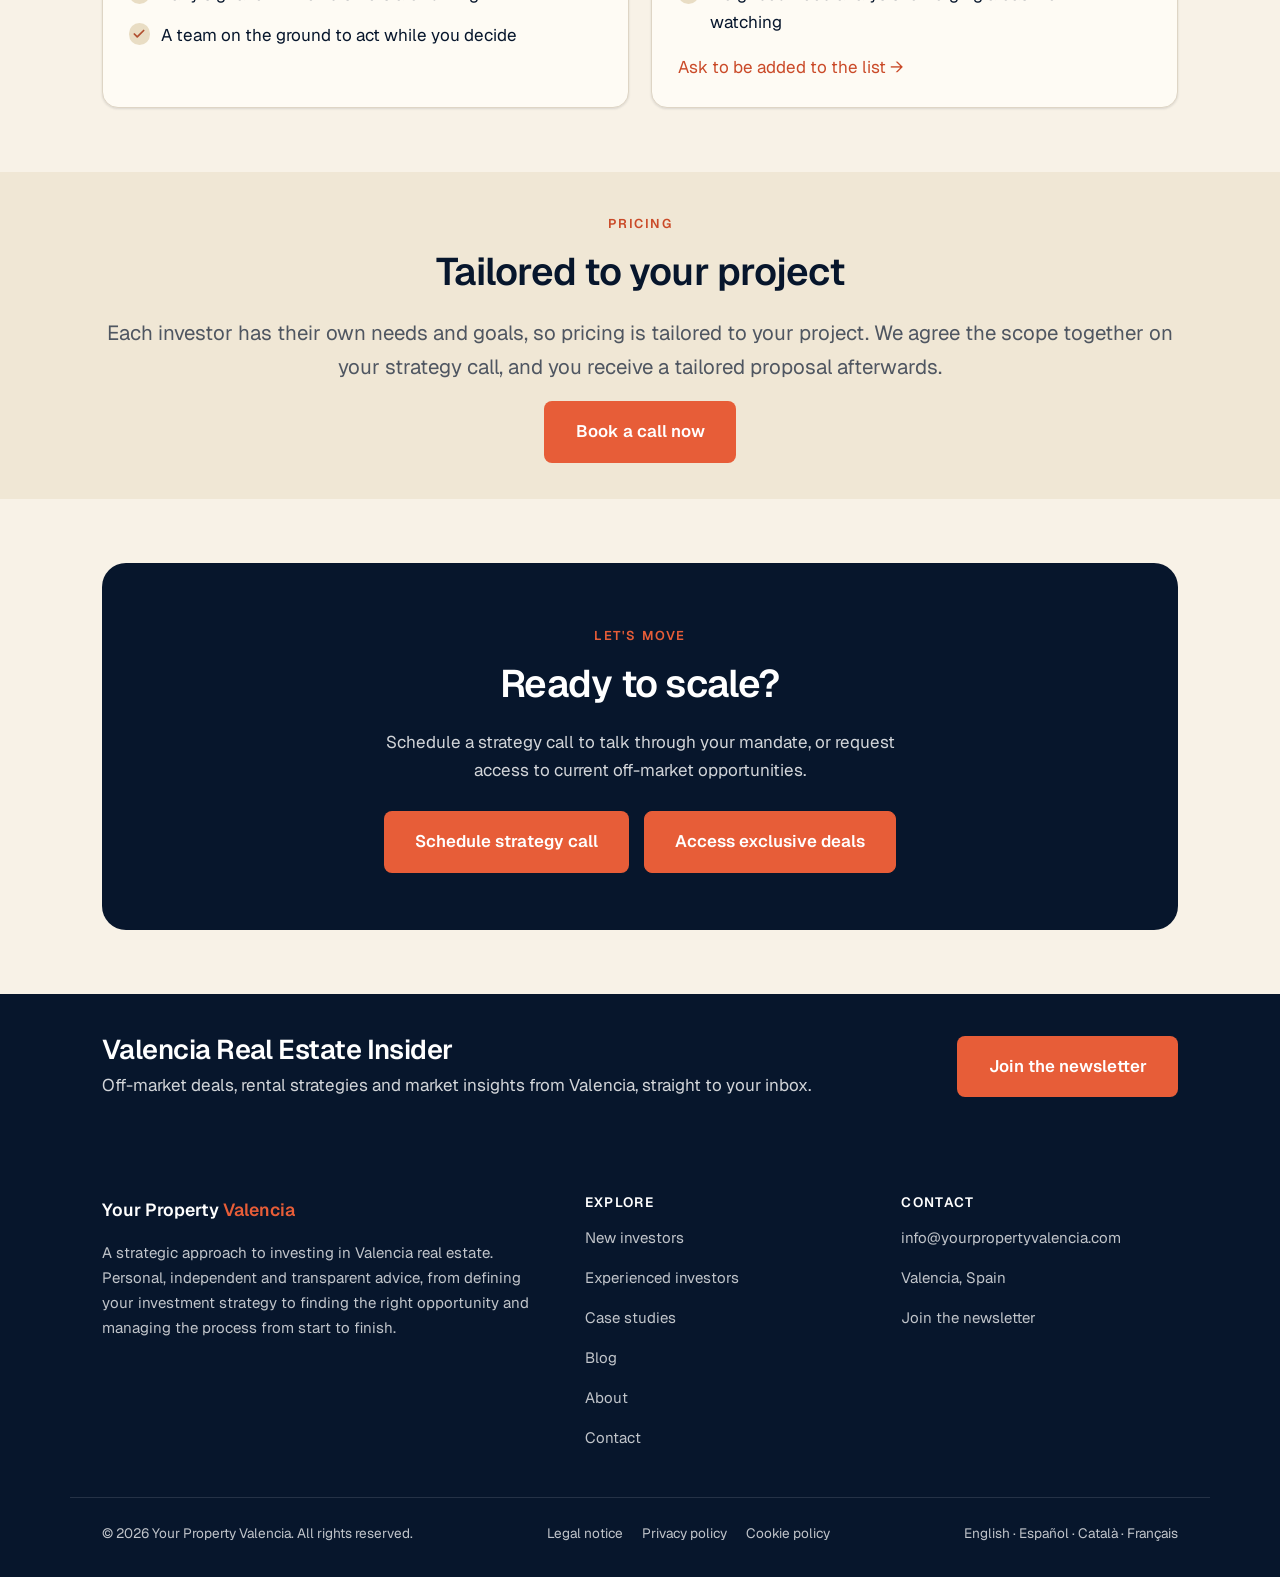
<file: your-property-valencia-website/investors.html>
<!DOCTYPE html>
<html lang="en">
<head>
<meta charset="utf-8" />
<meta name="viewport" content="width=device-width, initial-scale=1" />
<title>Off-Market Property in Valencia | Your Property Valencia</title>
<meta name="description" content="For experienced investors: off-market deals, data-driven analysis and larger projects (buildings, flips, coliving) in Valencia. Book a strategy call." />
<link rel="canonical" href="https://yourpropertyvalencia.com/investors.html" />
<meta property="og:site_name" content="Your Property Valencia" />
<meta property="og:type" content="website" />
<meta property="og:title" content="Off-Market Property in Valencia | Your Property Valencia" />
<meta property="og:description" content="For experienced investors: off-market deals, data-driven analysis and larger projects (buildings, flips, coliving) in Valencia. Book a strategy call." />
<meta property="og:url" content="https://yourpropertyvalencia.com/investors.html" />
<meta property="og:image" content="https://yourpropertyvalencia.com/images/share.jpg" />
<meta property="og:image:width" content="1200" />
<meta property="og:image:height" content="630" />
<meta property="og:image:alt" content="Sara Muñoz at her laptop, with the text: Invest in Valencia with a strategic partner" />
<meta name="twitter:card" content="summary_large_image" />
<link rel="icon" href="data:image/svg+xml,%3Csvg xmlns='http://www.w3.org/2000/svg' viewBox='0 0 32 32'%3E%3Crect width='32' height='32' rx='7' fill='%23cb5e3c'/%3E%3Cpath d='M8 17 L16 9 L24 17 M10 15.5 V24 H22 V15.5' fill='none' stroke='white' stroke-width='2.4' stroke-linecap='round' stroke-linejoin='round'/%3E%3C/svg%3E" />
<link rel="preconnect" href="https://fonts.googleapis.com" />
<link rel="preconnect" href="https://fonts.gstatic.com" crossorigin />
<link href="https://fonts.googleapis.com/css2?family=Geist:wght@400;500;600;700&display=swap" rel="stylesheet" />
<link rel="stylesheet" href="css/styles.css?v=55" />
</head>
<body>
<a class="skip-link" href="#main">Skip to content</a>

<header class="site-header" id="siteHeader">
  <div class="container nav-inner">
    <a class="brand" href="index.html"><img src="images/logo.png" alt="Your Property Valencia" /></a>
    <button class="nav-toggle" aria-label="Open menu" aria-expanded="false" aria-controls="navMenu">
      <span></span><span></span><span></span>
    </button>
    <nav class="nav-menu" id="navMenu" aria-label="Primary">
      <a href="beginners.html">New Investors</a>
      <a href="investors.html" aria-current="page">Experienced Investors</a>
      <a href="case-studies.html">Case Studies</a>
      <a href="blog.html">Blog</a>
      <a href="about.html">About</a>
      <a class="btn btn-primary btn-sm" href="contact.html">Book a Strategy Call</a>
    </nav>
  </div>
</header>

<main id="main">

  <section class="section page-hero page-hero--city">
    <div class="container narrow">
      <p class="pill">Path 2 &middot; Scaling up</p>
      <h1 style="margin-top:1rem">Scale your portfolio in Valencia</h1>
      <p class="lead">You already know how to invest. What you want is an edge in this market: off-market deals, sharper analysis, and a local partner who moves quickly when the right opportunity appears.</p>
      <div class="hero__cta" style="margin-top:1.4rem">
        <a class="btn btn-primary btn-lg" href="contact.html">Schedule a strategy call</a>
        <a class="btn btn-ghost-light btn-lg" href="#off-market">Access exclusive deals</a>
      </div>
    </div>
  </section>

  <!-- The opportunity -->
  <section class="section">
    <div class="container">
      <div class="narrow reveal">
        <p class="eyebrow">The opportunity</p>
        <h2>Where the returns are, for those who already know how to invest</h2>
        <p class="lead">Valencia isn't undiscovered any more, but it's still inefficient. The gap between prime and emerging districts, and between listed and off-market pricing, is where experienced investors are finding their edge.</p>
      </div>
      <div class="figures figures--4" style="margin-top:2.4rem">
        <div class="figure figure--clear reveal">
          <span class="figure__label">Price per m&sup2;</span>
          <div class="figure__value">&euro;3,473</div>
          <span class="figure__chip">+5.1% in 12 months</span>
          <p class="figure__text">Valencia city, September 2026. It was &euro;1,862 in September 2019.</p>
        </div>
        <div class="figure figure--clear reveal">
          <span class="figure__label">Monthly rent per m&sup2;</span>
          <div class="figure__value">&euro;16.3</div>
          <span class="figure__chip">+3.1% in 12 months</span>
          <p class="figure__text">Valencia city, September 2026. A 70 m&sup2; flat rents for about &euro;1,140 a month.</p>
        </div>
        <div class="figure figure--clear reveal">
          <span class="figure__label">People living in Valencia</span>
          <div class="figure__value">844,424</div>
          <span class="figure__chip">+18,476 in one year</span>
          <p class="figure__text">1 in 5 residents holds a foreign nationality.</p>
        </div>
        <div class="figure figure--clear reveal">
          <span class="figure__label">Vs Madrid and Barcelona</span>
          <div class="figure__value">36&ndash;46%</div>
          <span class="figure__chip figure__chip--plain">Cheaper per m&sup2;</span>
          <p class="figure__text">&euro;3,473 in Valencia, against &euro;5,462 in Barcelona and &euro;6,458 in Madrid.</p>
        </div>
      </div>

      <p class="source-note reveal">Sources: idealista/data, price reports for Valencia, Madrid and Barcelona, September 2026 (asking prices, not final sale prices); Valencia City Council municipal register, 1 January 2025 (population). The 70 m&sup2; rent and the percentage gap are my own calculations from those figures. Past performance is not a guarantee of future results. Ask for current data on your target districts on a strategy call.</p>
    </div>
  </section>

  <!-- Strategies -->
  <section class="section section--alt" id="strategies">
    <div class="container">
      <div class="narrow reveal">
        <p class="eyebrow">Strategies</p>
        <h2>Bigger projects, built around your goals</h2>
        <p class="lead">Beyond single apartments, I source and manage larger projects. Each one is tailored to the investor and to the property.</p>
      </div>
      <div class="grid grid-2" style="margin-top:2.4rem">
        <div class="card reveal">
          <h3>Buying buildings</h3>
          <p>Whole buildings with several units, bought to rent, reposition or sell by unit. Scale in a single purchase instead of many.</p>
        </div>
        <div class="card reveal">
          <h3>Flip projects</h3>
          <p>Buy below market, renovate and sell. A clear budget, timeline and exit defined before you commit.</p>
        </div>
        <div class="card reveal">
          <h3>Change of use</h3>
          <p>Turning commercial premises and other assets into homes, wherever the regulations allow it.</p>
        </div>
        <div class="card reveal">
          <h3>Coliving</h3>
          <p>Properties set up to rent by the room, designed around demand for flexible, furnished living.</p>
        </div>
      </div>
      <p class="reveal" style="margin-top:1.6rem">Have another strategy in mind? Tell me about it on a strategy call.</p>
    </div>
  </section>

  <!-- What experienced investors get (combined with "what you're missing" and "insights") -->
  <section class="section" id="off-market">
    <div class="container">
      <div class="narrow reveal">
        <p class="eyebrow">How I help</p>
        <h2>What experienced investors get</h2>
        <p class="lead">Access, analysis and local execution you can't easily replicate from abroad.</p>
      </div>
      <div class="grid grid-3" style="margin-top:2.4rem">
        <div class="card how-card reveal">
          <img loading="lazy" decoding="async" class="how-card__img" src="images/exp-offmarket.jpg" alt="Keys being handed over, representing an off-market purchase" />
          <h3>Off-market opportunities</h3>
          <p>Properties sold without a public listing: better pricing, no bidding wars, and you see them before the market does.</p>
        </div>
        <div class="card how-card reveal">
          <img loading="lazy" decoding="async" class="how-card__img" src="images/exp-analysis.jpg" alt="Floor plans and a notebook, representing deal analysis" />
          <h3>Data-driven deal analysis</h3>
          <p>Full underwriting of the numbers, risks and potential of every deal, so you decide on data, not enthusiasm.</p>
        </div>
        <div class="card how-card reveal">
          <img loading="lazy" decoding="async" class="how-card__img" src="images/exp-intelligence.jpg" alt="Hands on a map of Valencia, representing local market knowledge" />
          <h3>Local market intelligence</h3>
          <p>Know which districts are turning, and which are not. Market reports and neighbourhood analysis, straight from the ground.</p>
        </div>
        <div class="card how-card reveal">
          <img loading="lazy" decoding="async" class="how-card__img" src="images/exp-portfolio.jpg" alt="A note reading Your next investment starts here, on top of a floor plan" />
          <h3>Portfolio strategy</h3>
          <p>Decide what to buy next and how it fits the portfolio you already have.</p>
        </div>
        <div class="card how-card reveal">
          <img loading="lazy" decoding="async" class="how-card__img" src="images/exp-repositioning.jpg" alt="A clipboard with floor plans, representing repositioning an asset" />
          <h3>Repositioning and yield</h3>
          <p>For assets you already own: a better rental strategy and ways to increase their value.</p>
        </div>
        <div class="card how-card reveal">
          <img loading="lazy" decoding="async" class="how-card__img" src="images/exp-network.jpg" alt="A laptop showing the Your Property Valencia website, representing investing from anywhere" />
          <h3>Local network and execution</h3>
          <p>Vetted lawyers, notaries, architects and contractors, and a team on the ground to act while you invest from anywhere.</p>
        </div>
      </div>

      <div class="value-strip">
        <div class="card reveal">
          <h3>What you miss without local expertise</h3>
          <ul class="check-list">
            <li>Deals that never reach the portals</li>
            <li>Accurate renovation costings from people who actually build here</li>
            <li>Early signal on which districts are turning</li>
            <li>A team on the ground to act while you decide</li>
          </ul>
        </div>
        <div class="card reveal">
          <h3>Insights and market intelligence</h3>
          <ul class="check-list">
            <li>Market reports: pricing, supply and demand by district</li>
            <li>Investment trends: what is working now, and what is cooling</li>
            <li>Neighbourhood analysis: emerging areas worth watching</li>
          </ul>
          <p style="margin-top:1.1rem"><a href="contact.html">Ask to be added to the list &rarr;</a></p>
        </div>
      </div>
    </div>
  </section>

  <!-- Pricing -->
  <section class="section section--alt section--tight">
    <div class="container narrow center">
      <p class="eyebrow">Pricing</p>
      <h2>Tailored to your project</h2>
      <p class="lead">Each investor has their own needs and goals, so pricing is tailored to your project. We agree the scope together on your strategy call, and you receive a tailored proposal afterwards.</p>
      <a class="btn btn-primary btn-lg" href="contact.html">Book a call now</a>
    </div>
  </section>

  <section class="section">
    <div class="container">
      <div class="cta-band reveal">
        <p class="eyebrow">Let's move</p>
        <h2>Ready to scale?</h2>
        <p>Schedule a strategy call to talk through your mandate, or request access to current off-market opportunities.</p>
        <div class="hero__cta" style="justify-content:center;margin-top:0.4rem">
          <a class="btn btn-primary btn-lg" href="contact.html">Schedule strategy call</a>
          <a class="btn btn-ghost-light btn-lg" href="contact.html">Access exclusive deals</a>
        </div>
      </div>
    </div>
  </section>

</main>

<footer class="site-footer">
  <div class="container footer-grid">
    <div>
      <p class="footer-brand">Your Property <span>Valencia</span></p>
      <p>A strategic approach to investing in Valencia real estate. Personal, independent and transparent advice, from defining your investment strategy to finding the right opportunity and managing the process from start to finish.</p>
    </div>
    <div>
      <h4>Explore</h4>
      <ul>
        <li><a href="beginners.html">New investors</a></li>
        <li><a href="investors.html">Experienced investors</a></li>
        <li><a href="case-studies.html">Case studies</a></li>
        <li><a href="blog.html">Blog</a></li>
        <li><a href="about.html">About</a></li>
        <li><a href="contact.html">Contact</a></li>
      </ul>
    </div>
    <div>
      <h4>Contact</h4>
      <ul>
        <li><a href="mailto:info@yourpropertyvalencia.com">info@yourpropertyvalencia.com</a></li>
        <li>Valencia, Spain</li>
      </ul>
    </div>
  </div>
  <div class="container footer-bottom">
    <span>&copy; <span data-year>2026</span> Your Property Valencia. All rights reserved.</span>
    <nav class="footer-legal" aria-label="Legal"><a href="legal-notice.html">Legal notice</a><a href="privacy-policy.html">Privacy policy</a><a href="cookie-policy.html">Cookie policy</a></nav>
    <span>English &middot; Español &middot; Català &middot; Français</span>
  </div>
</footer>

<script src="js/main.js?v=55" defer></script>
<script src="js/newsletter.js?v=55" defer></script>
</body>
</html>
</file>
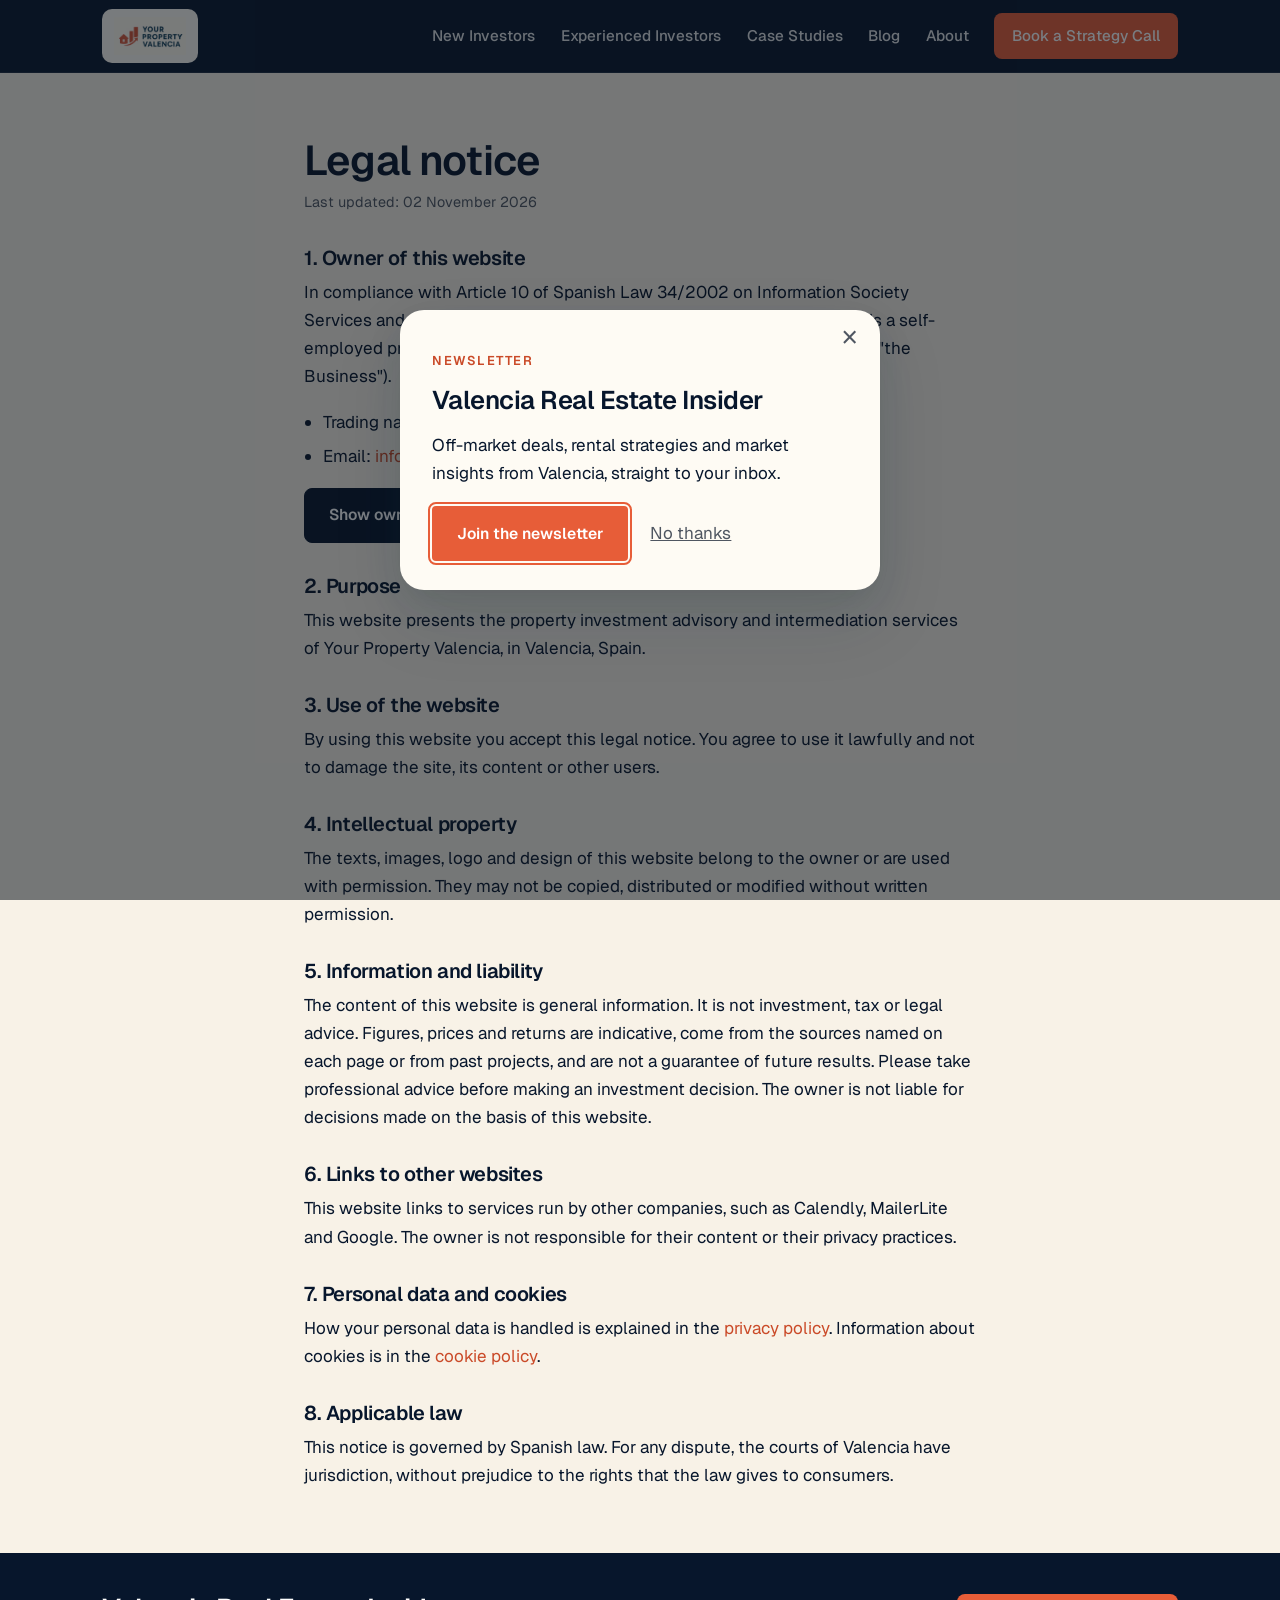
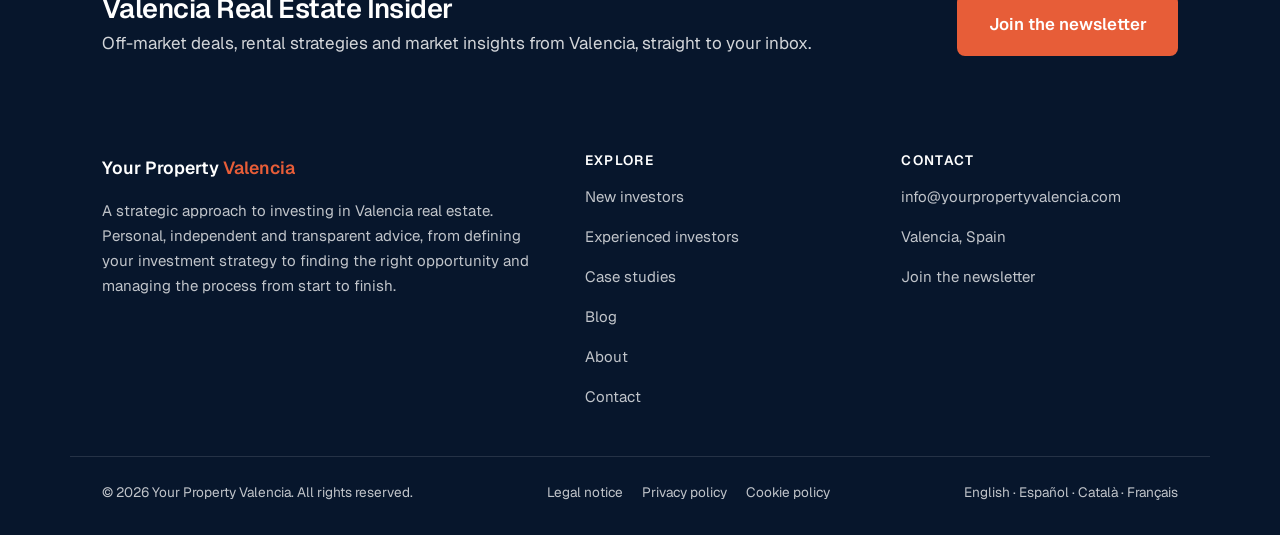
<file: your-property-valencia-website/legal-notice.html>
<!DOCTYPE html>
<html lang="en">
<head>
<meta charset="utf-8" />
<meta name="viewport" content="width=device-width, initial-scale=1" />
<title>Legal notice | Your Property Valencia</title>
<meta name="description" content="Legal notice of Your Property Valencia (LSSI-CE)." />
<link rel="canonical" href="https://yourpropertyvalencia.com/legal-notice.html" />
<meta property="og:site_name" content="Your Property Valencia" />
<meta property="og:type" content="website" />
<meta property="og:title" content="Legal notice | Your Property Valencia" />
<meta property="og:description" content="Legal notice of Your Property Valencia (LSSI-CE)." />
<meta property="og:url" content="https://yourpropertyvalencia.com/legal-notice.html" />
<meta property="og:image" content="https://yourpropertyvalencia.com/images/share.jpg" />
<meta property="og:image:width" content="1200" />
<meta property="og:image:height" content="630" />
<meta property="og:image:alt" content="Sara Muñoz at her laptop, with the text: Invest in Valencia with a strategic partner" />
<meta name="twitter:card" content="summary_large_image" />
<link rel="icon" href="data:image/svg+xml,%3Csvg xmlns='http://www.w3.org/2000/svg' viewBox='0 0 32 32'%3E%3Crect width='32' height='32' rx='7' fill='%23cb5e3c'/%3E%3Cpath d='M8 17 L16 9 L24 17 M10 15.5 V24 H22 V15.5' fill='none' stroke='white' stroke-width='2.4' stroke-linecap='round' stroke-linejoin='round'/%3E%3C/svg%3E" />
<link rel="preconnect" href="https://fonts.googleapis.com" />
<link rel="preconnect" href="https://fonts.gstatic.com" crossorigin />
<link href="https://fonts.googleapis.com/css2?family=Geist:wght@400;500;600;700&display=swap" rel="stylesheet" />
<link rel="stylesheet" href="css/styles.css?v=55" />
</head>
<body class="page-legal">
<a class="skip-link" href="#main">Skip to content</a>

<header class="site-header" id="siteHeader">
  <div class="container nav-inner">
    <a class="brand" href="index.html"><img src="images/logo.png" alt="Your Property Valencia" /></a>
    <button class="nav-toggle" aria-label="Open menu" aria-expanded="false" aria-controls="navMenu">
      <span></span><span></span><span></span>
    </button>
    <nav class="nav-menu" id="navMenu" aria-label="Primary">
      <a href="beginners.html">New Investors</a>
      <a href="investors.html">Experienced Investors</a>
      <a href="case-studies.html">Case Studies</a>
      <a href="blog.html">Blog</a>
      <a href="about.html">About</a>
      <a class="btn btn-primary btn-sm" href="contact.html">Book a Strategy Call</a>
    </nav>
  </div>
</header>

<main id="main">
  <section class="section">
    <div class="container legal">

<h1>Legal notice</h1>
<p class="legal__updated">Last updated: 02 November 2026</p>

<h2>1. Owner of this website</h2>
<p>In compliance with Article 10 of Spanish Law 34/2002 on Information Society Services and Electronic Commerce (LSSI-CE), the owner of this website is a self-employed professional who trades as Your Property Valencia (hereinafter, "the Business").</p>
<ul>
  <li>Trading name: Your Property Valencia</li>
  <li>Email: <a href="mailto:info@yourpropertyvalencia.com">info@yourpropertyvalencia.com</a></li>
  
</ul>
<p><button type="button" class="btn btn-outline owner-reveal" aria-expanded="false" aria-controls="ownerData">Show owner details</button></p>
<ul class="owner-data" id="ownerData" hidden>
  <li>Name: <span data-owner="name"></span></li>
  <li>Tax ID (NIF/NIE): <span data-owner="taxid"></span></li>
  <li>Address: <span data-owner="address"></span></li>
</ul>
<noscript><p>To see the owner details, please enable JavaScript or write to <a href="mailto:info@yourpropertyvalencia.com">info@yourpropertyvalencia.com</a>.</p></noscript>

<h2>2. Purpose</h2>
<p>This website presents the property investment advisory and intermediation services of Your Property Valencia, in Valencia, Spain.</p>

<h2>3. Use of the website</h2>
<p>By using this website you accept this legal notice. You agree to use it lawfully and not to damage the site, its content or other users.</p>

<h2>4. Intellectual property</h2>
<p>The texts, images, logo and design of this website belong to the owner or are used with permission. They may not be copied, distributed or modified without written permission.</p>

<h2>5. Information and liability</h2>
<p>The content of this website is general information. It is not investment, tax or legal advice. Figures, prices and returns are indicative, come from the sources named on each page or from past projects, and are not a guarantee of future results. Please take professional advice before making an investment decision. The owner is not liable for decisions made on the basis of this website.</p>

<h2>6. Links to other websites</h2>
<p>This website links to services run by other companies, such as Calendly, MailerLite and Google. The owner is not responsible for their content or their privacy practices.</p>

<h2>7. Personal data and cookies</h2>
<p>How your personal data is handled is explained in the <a href="privacy-policy.html">privacy policy</a>. Information about cookies is in the <a href="cookie-policy.html">cookie policy</a>.</p>

<h2>8. Applicable law</h2>
<p>This notice is governed by Spanish law. For any dispute, the courts of Valencia have jurisdiction, without prejudice to the rights that the law gives to consumers.</p>

    </div>
  </section>

</main>

<footer class="site-footer">
  <div class="container footer-grid">
    <div>
      <p class="footer-brand">Your Property <span>Valencia</span></p>
      <p>A strategic approach to investing in Valencia real estate. Personal, independent and transparent advice, from defining your investment strategy to finding the right opportunity and managing the process from start to finish.</p>
    </div>
    <div>
      <h4>Explore</h4>
      <ul>
        <li><a href="beginners.html">New investors</a></li>
        <li><a href="investors.html">Experienced investors</a></li>
        <li><a href="case-studies.html">Case studies</a></li>
        <li><a href="blog.html">Blog</a></li>
        <li><a href="about.html">About</a></li>
        <li><a href="contact.html">Contact</a></li>
      </ul>
    </div>
    <div>
      <h4>Contact</h4>
      <ul>
        <li><a href="mailto:info@yourpropertyvalencia.com">info@yourpropertyvalencia.com</a></li>
        <li>Valencia, Spain</li>
      </ul>
    </div>
  </div>
  <div class="container footer-bottom">
    <span>&copy; <span data-year>2026</span> Your Property Valencia. All rights reserved.</span>
    <nav class="footer-legal" aria-label="Legal"><a href="legal-notice.html">Legal notice</a><a href="privacy-policy.html">Privacy policy</a><a href="cookie-policy.html">Cookie policy</a></nav>
    <span>English &middot; Español &middot; Català &middot; Français</span>
  </div>
</footer>

<script src="js/content.js?v=55" defer></script>
<script src="js/main.js?v=55" defer></script>
<script src="js/newsletter.js?v=55" defer></script>
<script src="js/owner.js?v=55" defer></script>
</body>
</html>
</file>
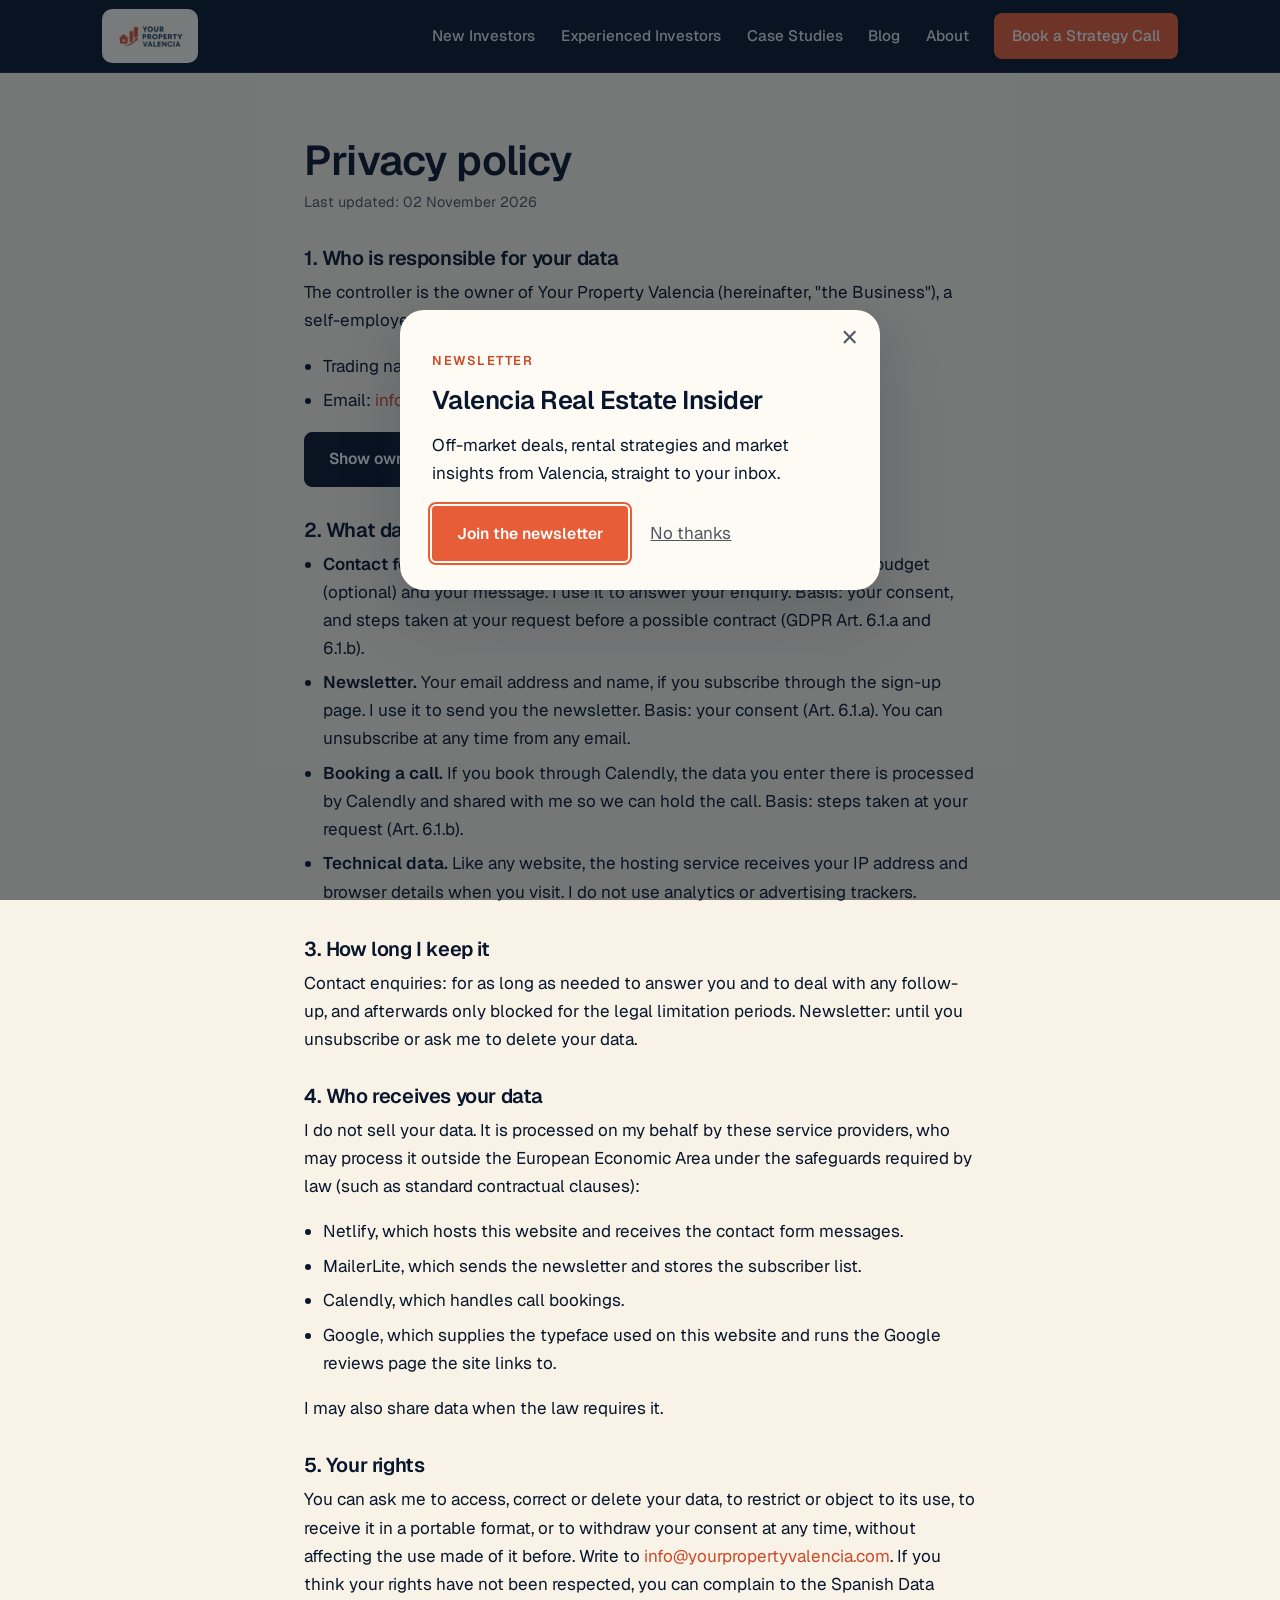
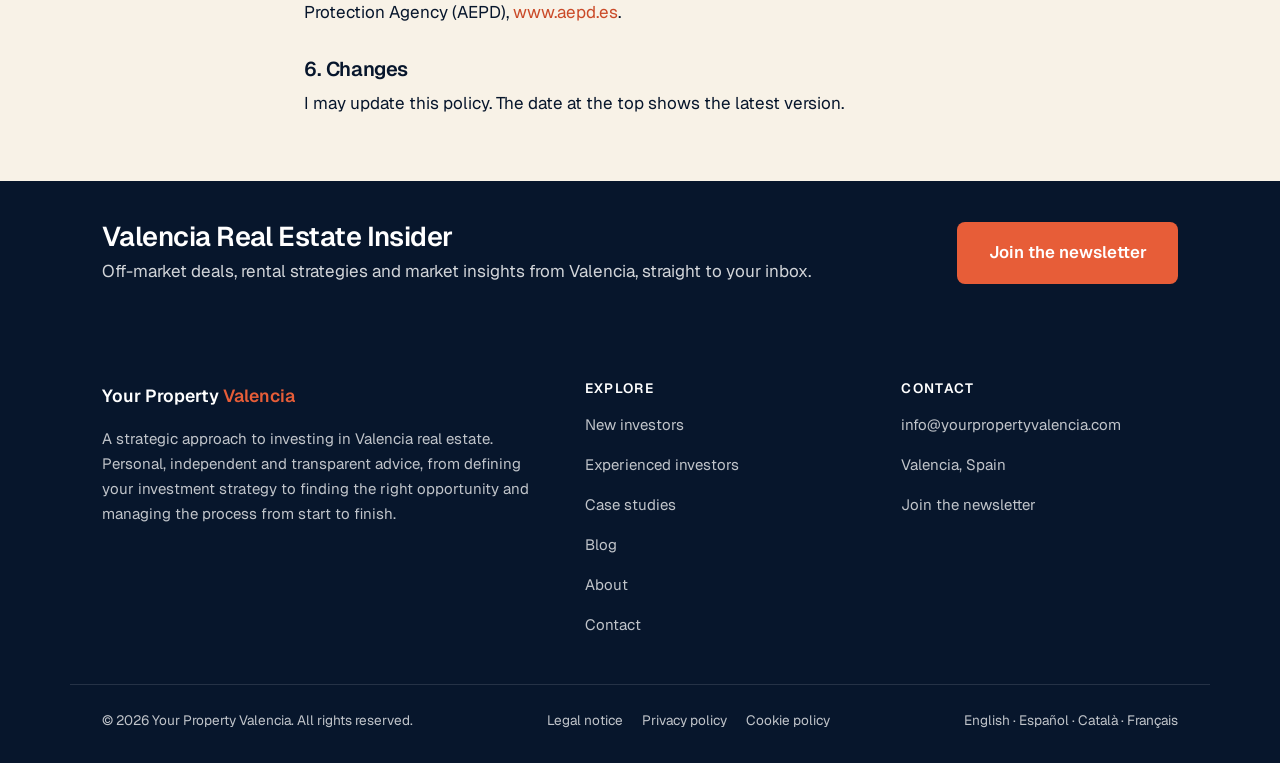
<file: your-property-valencia-website/privacy-policy.html>
<!DOCTYPE html>
<html lang="en">
<head>
<meta charset="utf-8" />
<meta name="viewport" content="width=device-width, initial-scale=1" />
<title>Privacy policy | Your Property Valencia</title>
<meta name="description" content="How Your Property Valencia handles your personal data." />
<link rel="canonical" href="https://yourpropertyvalencia.com/privacy-policy.html" />
<meta property="og:site_name" content="Your Property Valencia" />
<meta property="og:type" content="website" />
<meta property="og:title" content="Privacy policy | Your Property Valencia" />
<meta property="og:description" content="How Your Property Valencia handles your personal data." />
<meta property="og:url" content="https://yourpropertyvalencia.com/privacy-policy.html" />
<meta property="og:image" content="https://yourpropertyvalencia.com/images/share.jpg" />
<meta property="og:image:width" content="1200" />
<meta property="og:image:height" content="630" />
<meta property="og:image:alt" content="Sara Muñoz at her laptop, with the text: Invest in Valencia with a strategic partner" />
<meta name="twitter:card" content="summary_large_image" />
<link rel="icon" href="data:image/svg+xml,%3Csvg xmlns='http://www.w3.org/2000/svg' viewBox='0 0 32 32'%3E%3Crect width='32' height='32' rx='7' fill='%23cb5e3c'/%3E%3Cpath d='M8 17 L16 9 L24 17 M10 15.5 V24 H22 V15.5' fill='none' stroke='white' stroke-width='2.4' stroke-linecap='round' stroke-linejoin='round'/%3E%3C/svg%3E" />
<link rel="preconnect" href="https://fonts.googleapis.com" />
<link rel="preconnect" href="https://fonts.gstatic.com" crossorigin />
<link href="https://fonts.googleapis.com/css2?family=Geist:wght@400;500;600;700&display=swap" rel="stylesheet" />
<link rel="stylesheet" href="css/styles.css?v=55" />
</head>
<body class="page-legal">
<a class="skip-link" href="#main">Skip to content</a>

<header class="site-header" id="siteHeader">
  <div class="container nav-inner">
    <a class="brand" href="index.html"><img src="images/logo.png" alt="Your Property Valencia" /></a>
    <button class="nav-toggle" aria-label="Open menu" aria-expanded="false" aria-controls="navMenu">
      <span></span><span></span><span></span>
    </button>
    <nav class="nav-menu" id="navMenu" aria-label="Primary">
      <a href="beginners.html">New Investors</a>
      <a href="investors.html">Experienced Investors</a>
      <a href="case-studies.html">Case Studies</a>
      <a href="blog.html">Blog</a>
      <a href="about.html">About</a>
      <a class="btn btn-primary btn-sm" href="contact.html">Book a Strategy Call</a>
    </nav>
  </div>
</header>

<main id="main">
  <section class="section">
    <div class="container legal">

<h1>Privacy policy</h1>
<p class="legal__updated">Last updated: 02 November 2026</p>

<h2>1. Who is responsible for your data</h2>
<p>The controller is the owner of Your Property Valencia (hereinafter, "the Business"), a self-employed professional.</p>
<ul>
  <li>Trading name: Your Property Valencia</li>
  <li>Email: <a href="mailto:info@yourpropertyvalencia.com">info@yourpropertyvalencia.com</a></li>
</ul>
<p><button type="button" class="btn btn-outline owner-reveal" aria-expanded="false" aria-controls="ownerData">Show owner details</button></p>
<ul class="owner-data" id="ownerData" hidden>
  <li>Name: <span data-owner="name"></span></li>
  <li>Tax ID (NIF/NIE): <span data-owner="taxid"></span></li>
  <li>Address: <span data-owner="address"></span></li>
</ul>
<noscript><p>To see the owner details, please enable JavaScript or write to <a href="mailto:info@yourpropertyvalencia.com">info@yourpropertyvalencia.com</a>.</p></noscript>

<h2>2. What data I collect, why, and on what basis</h2>
<ul>
  <li><strong>Contact form.</strong> Name, email, phone (optional), what best describes you, budget (optional) and your message. I use it to answer your enquiry. Basis: your consent, and steps taken at your request before a possible contract (GDPR Art. 6.1.a and 6.1.b).</li>
  <li><strong>Newsletter.</strong> Your email address and name, if you subscribe through the sign-up page. I use it to send you the newsletter. Basis: your consent (Art. 6.1.a). You can unsubscribe at any time from any email.</li>
  <li><strong>Booking a call.</strong> If you book through Calendly, the data you enter there is processed by Calendly and shared with me so we can hold the call. Basis: steps taken at your request (Art. 6.1.b).</li>
  <li><strong>Technical data.</strong> Like any website, the hosting service receives your IP address and browser details when you visit. I do not use analytics or advertising trackers.</li>
</ul>

<h2>3. How long I keep it</h2>
<p>Contact enquiries: for as long as needed to answer you and to deal with any follow-up, and afterwards only blocked for the legal limitation periods. Newsletter: until you unsubscribe or ask me to delete your data.</p>

<h2>4. Who receives your data</h2>
<p>I do not sell your data. It is processed on my behalf by these service providers, who may process it outside the European Economic Area under the safeguards required by law (such as standard contractual clauses):</p>
<ul>
  <li>Netlify, which hosts this website and receives the contact form messages.</li>
  <li>MailerLite, which sends the newsletter and stores the subscriber list.</li>
  <li>Calendly, which handles call bookings.</li>
  <li>Google, which supplies the typeface used on this website and runs the Google reviews page the site links to.</li>
</ul>
<p>I may also share data when the law requires it.</p>

<h2>5. Your rights</h2>
<p>You can ask me to access, correct or delete your data, to restrict or object to its use, to receive it in a portable format, or to withdraw your consent at any time, without affecting the use made of it before. Write to <a href="mailto:info@yourpropertyvalencia.com">info@yourpropertyvalencia.com</a>. If you think your rights have not been respected, you can complain to the Spanish Data Protection Agency (AEPD), <a href="https://www.aepd.es" target="_blank" rel="noopener">www.aepd.es</a>.</p>

<h2>6. Changes</h2>
<p>I may update this policy. The date at the top shows the latest version.</p>

    </div>
  </section>

</main>

<footer class="site-footer">
  <div class="container footer-grid">
    <div>
      <p class="footer-brand">Your Property <span>Valencia</span></p>
      <p>A strategic approach to investing in Valencia real estate. Personal, independent and transparent advice, from defining your investment strategy to finding the right opportunity and managing the process from start to finish.</p>
    </div>
    <div>
      <h4>Explore</h4>
      <ul>
        <li><a href="beginners.html">New investors</a></li>
        <li><a href="investors.html">Experienced investors</a></li>
        <li><a href="case-studies.html">Case studies</a></li>
        <li><a href="blog.html">Blog</a></li>
        <li><a href="about.html">About</a></li>
        <li><a href="contact.html">Contact</a></li>
      </ul>
    </div>
    <div>
      <h4>Contact</h4>
      <ul>
        <li><a href="mailto:info@yourpropertyvalencia.com">info@yourpropertyvalencia.com</a></li>
        <li>Valencia, Spain</li>
      </ul>
    </div>
  </div>
  <div class="container footer-bottom">
    <span>&copy; <span data-year>2026</span> Your Property Valencia. All rights reserved.</span>
    <nav class="footer-legal" aria-label="Legal"><a href="legal-notice.html">Legal notice</a><a href="privacy-policy.html">Privacy policy</a><a href="cookie-policy.html">Cookie policy</a></nav>
    <span>English &middot; Español &middot; Català &middot; Français</span>
  </div>
</footer>

<script src="js/content.js?v=55" defer></script>
<script src="js/main.js?v=55" defer></script>
<script src="js/newsletter.js?v=55" defer></script>
<script src="js/owner.js?v=55" defer></script>
</body>
</html>
</file>
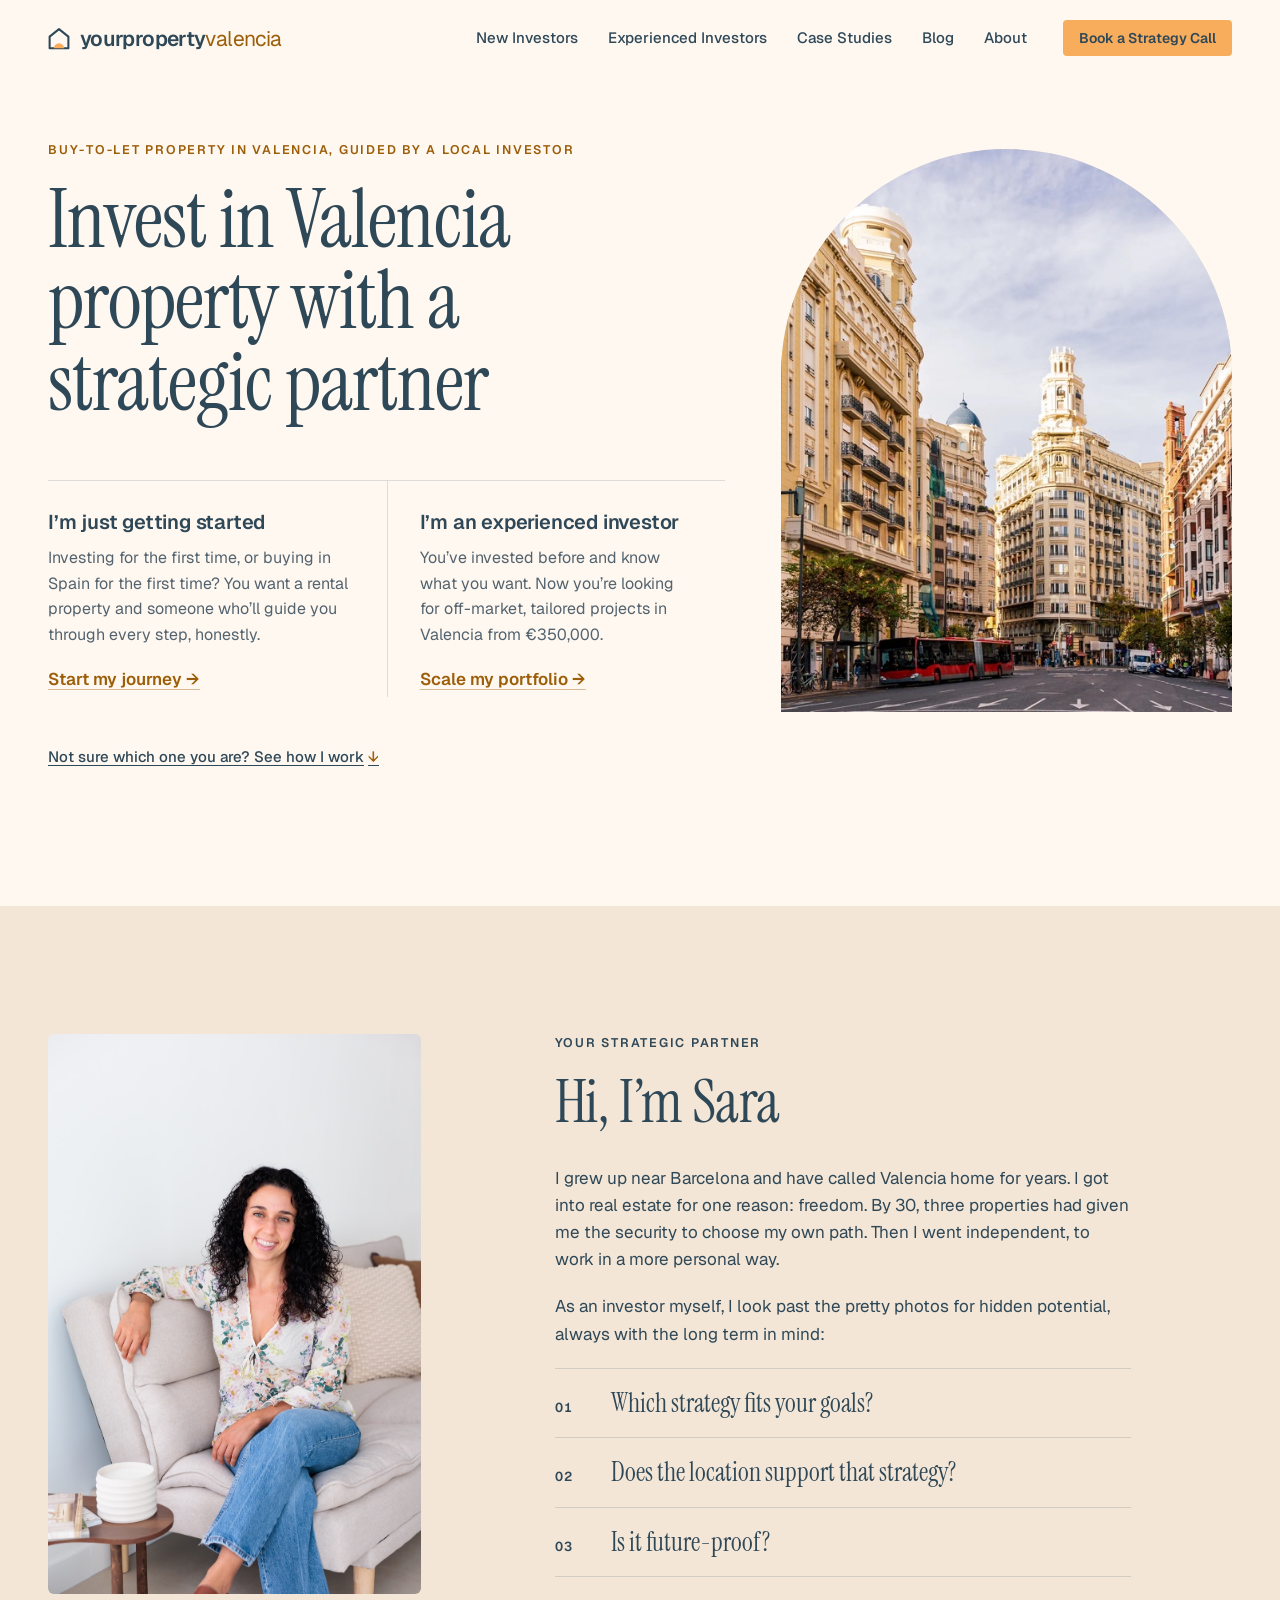
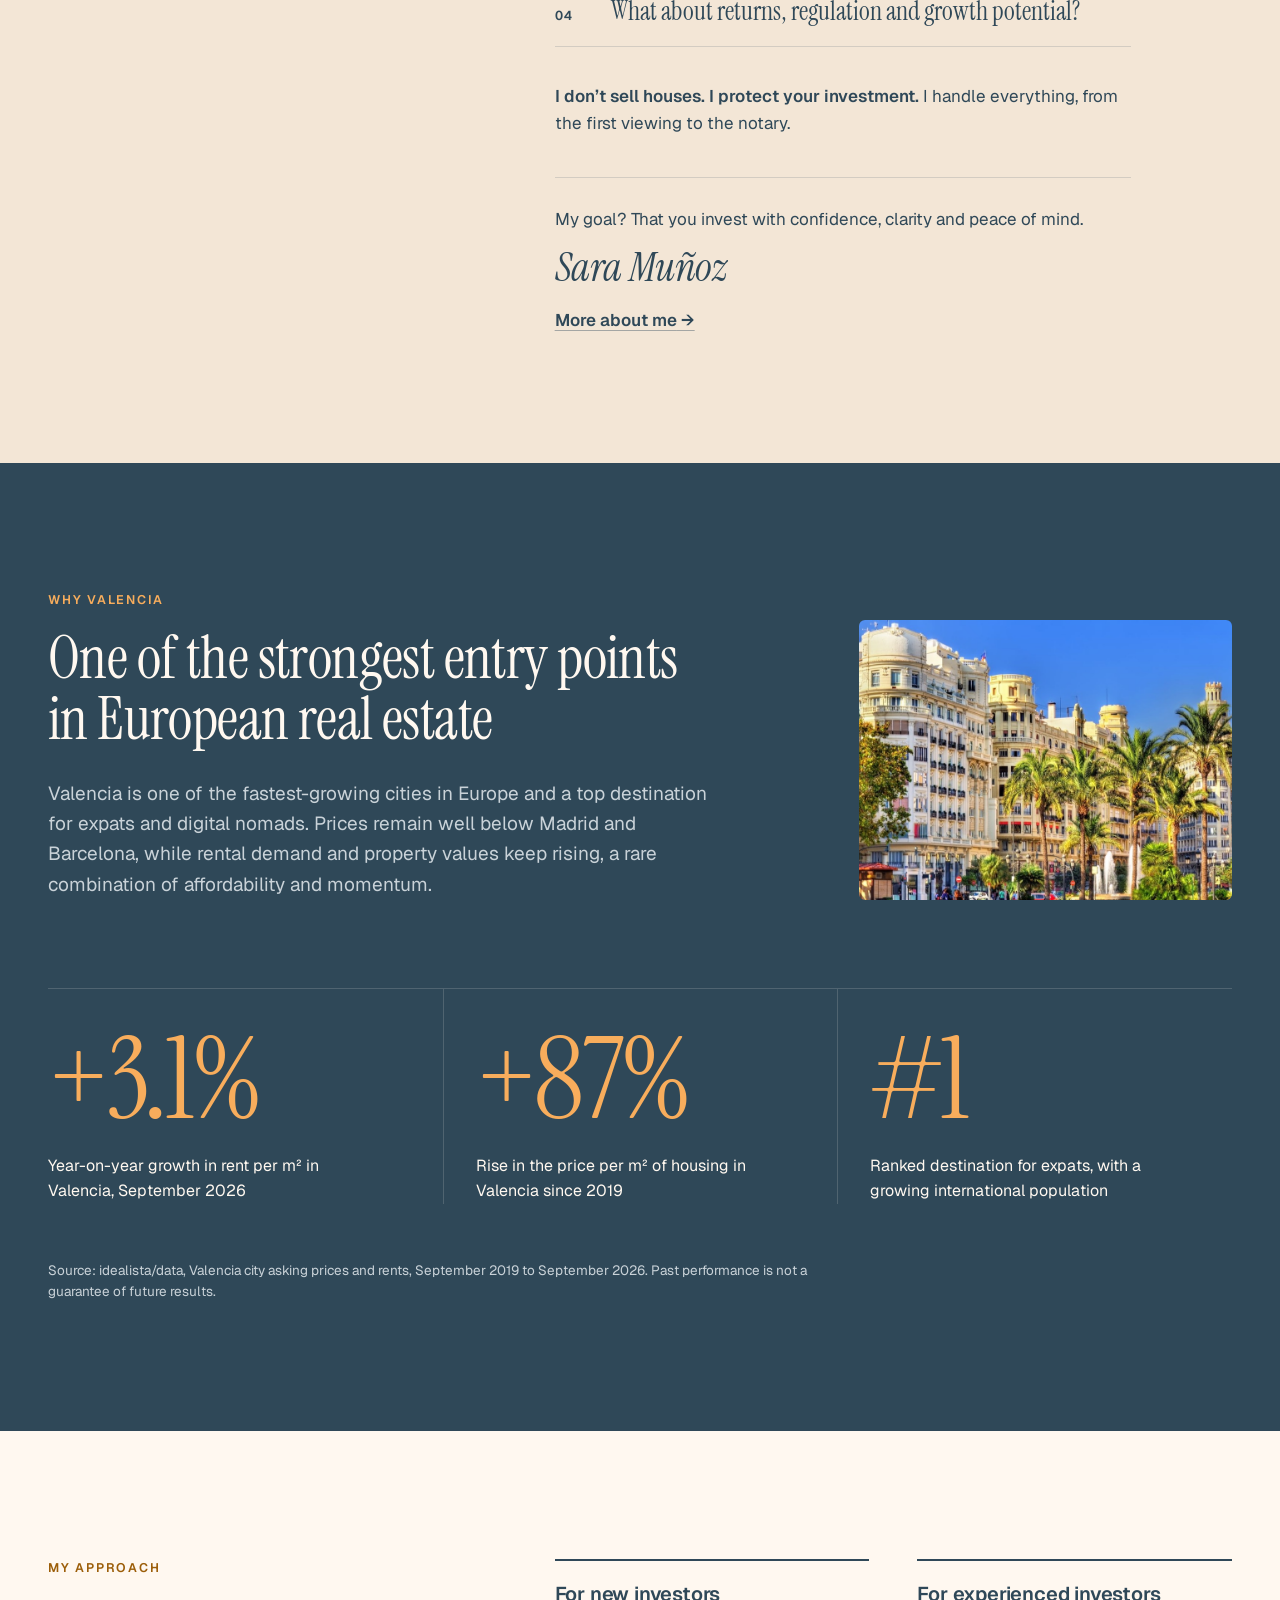
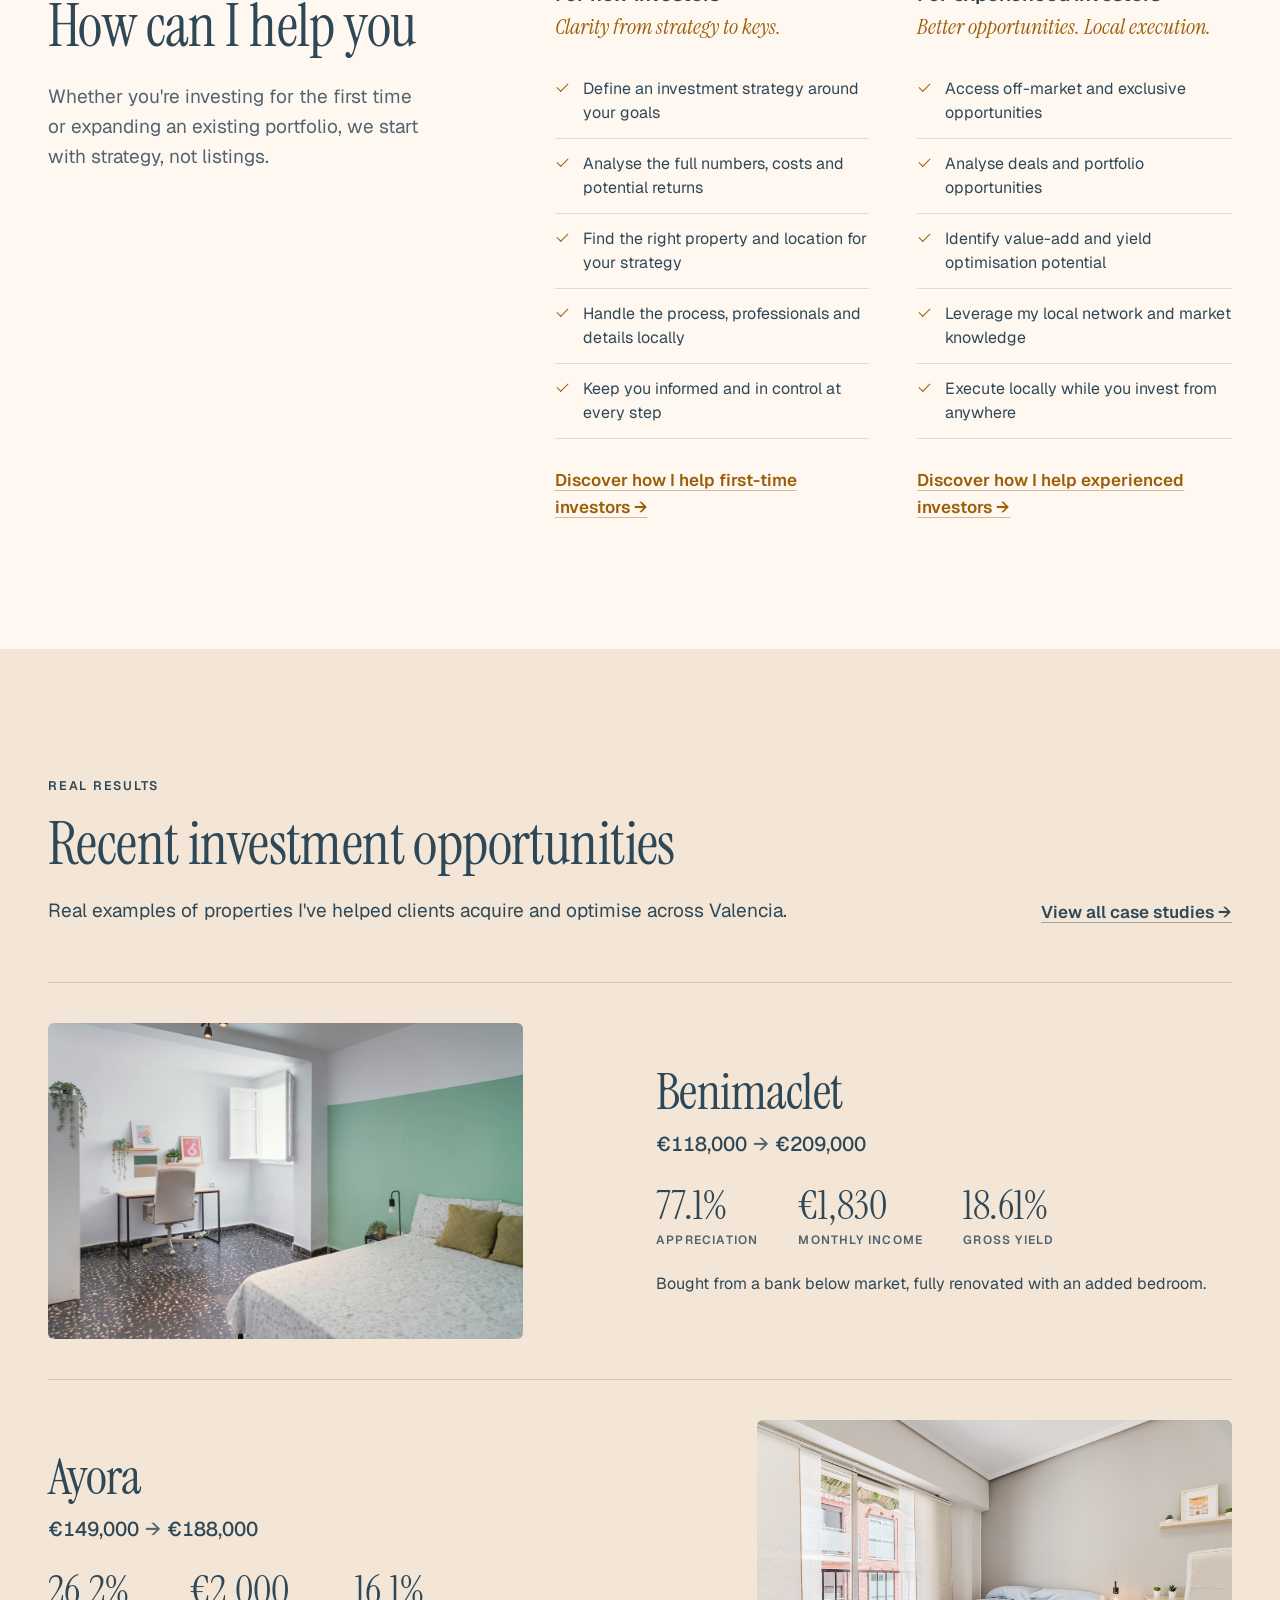
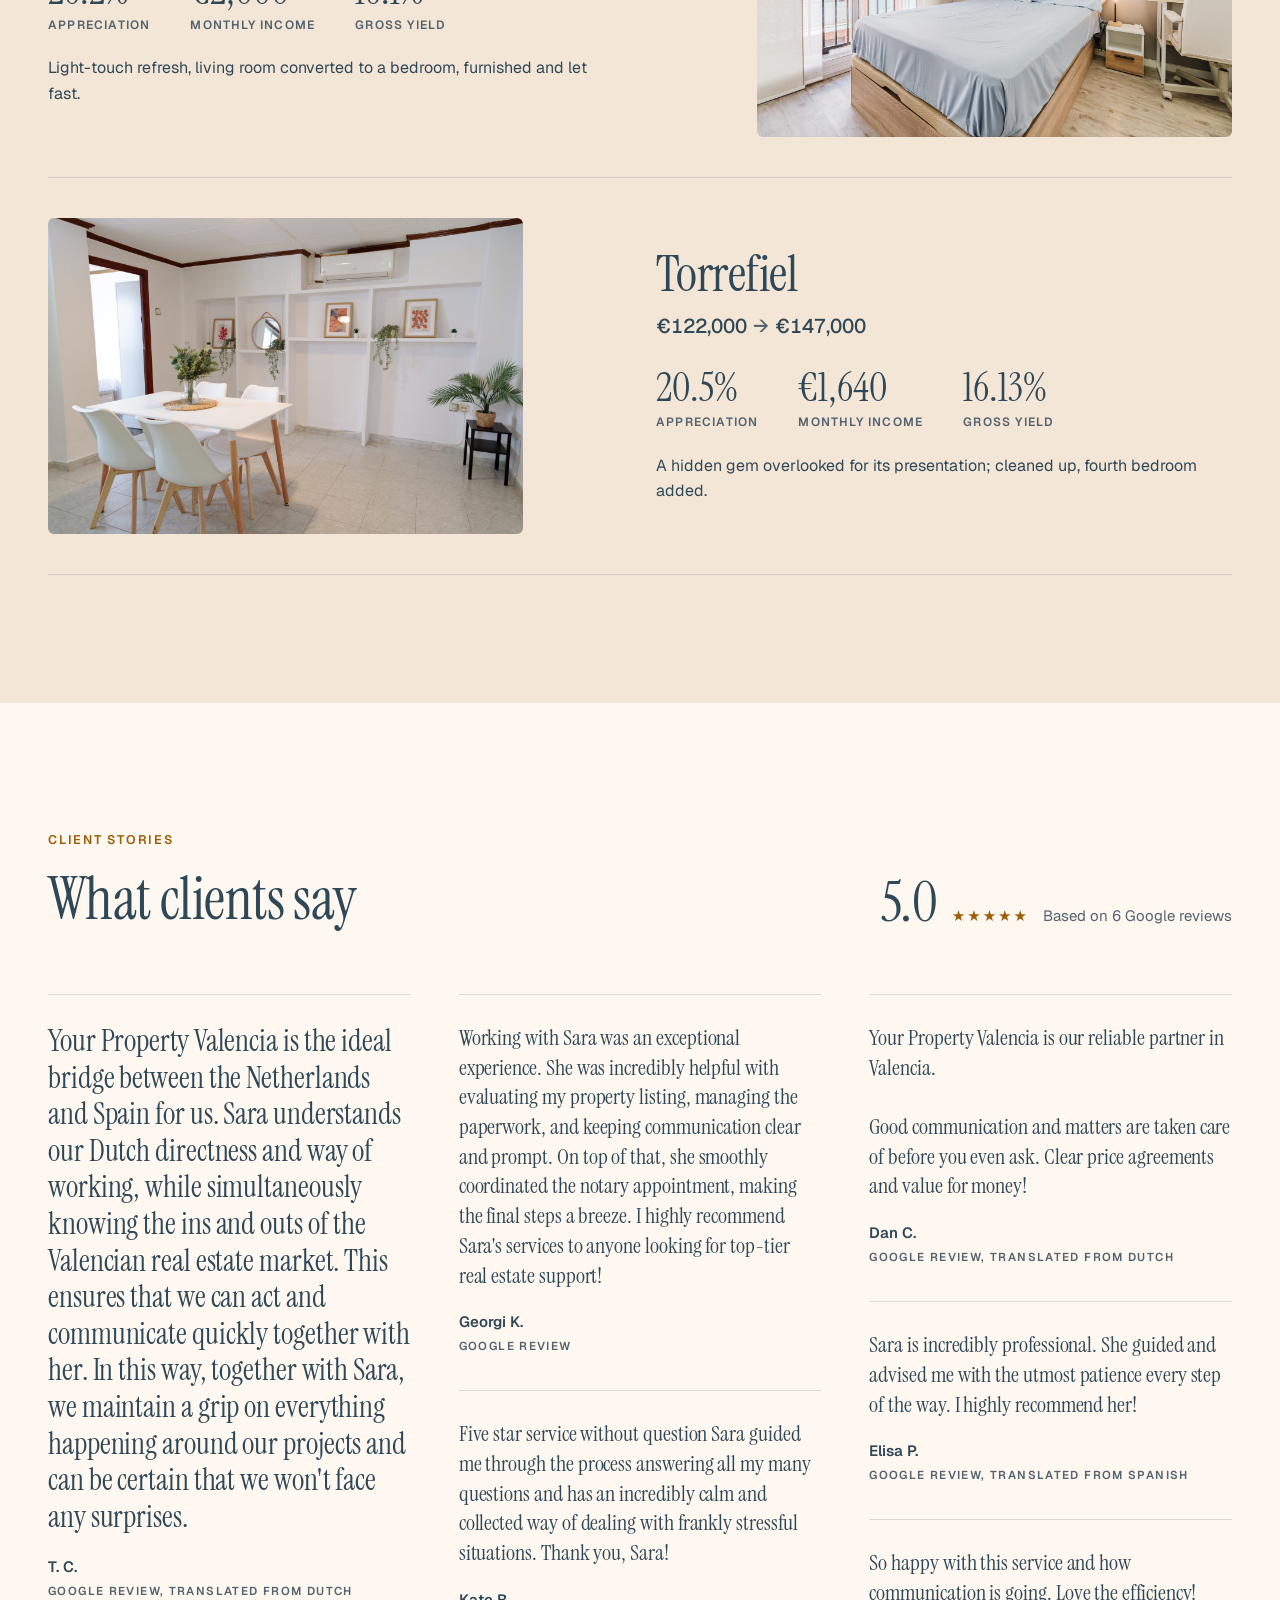
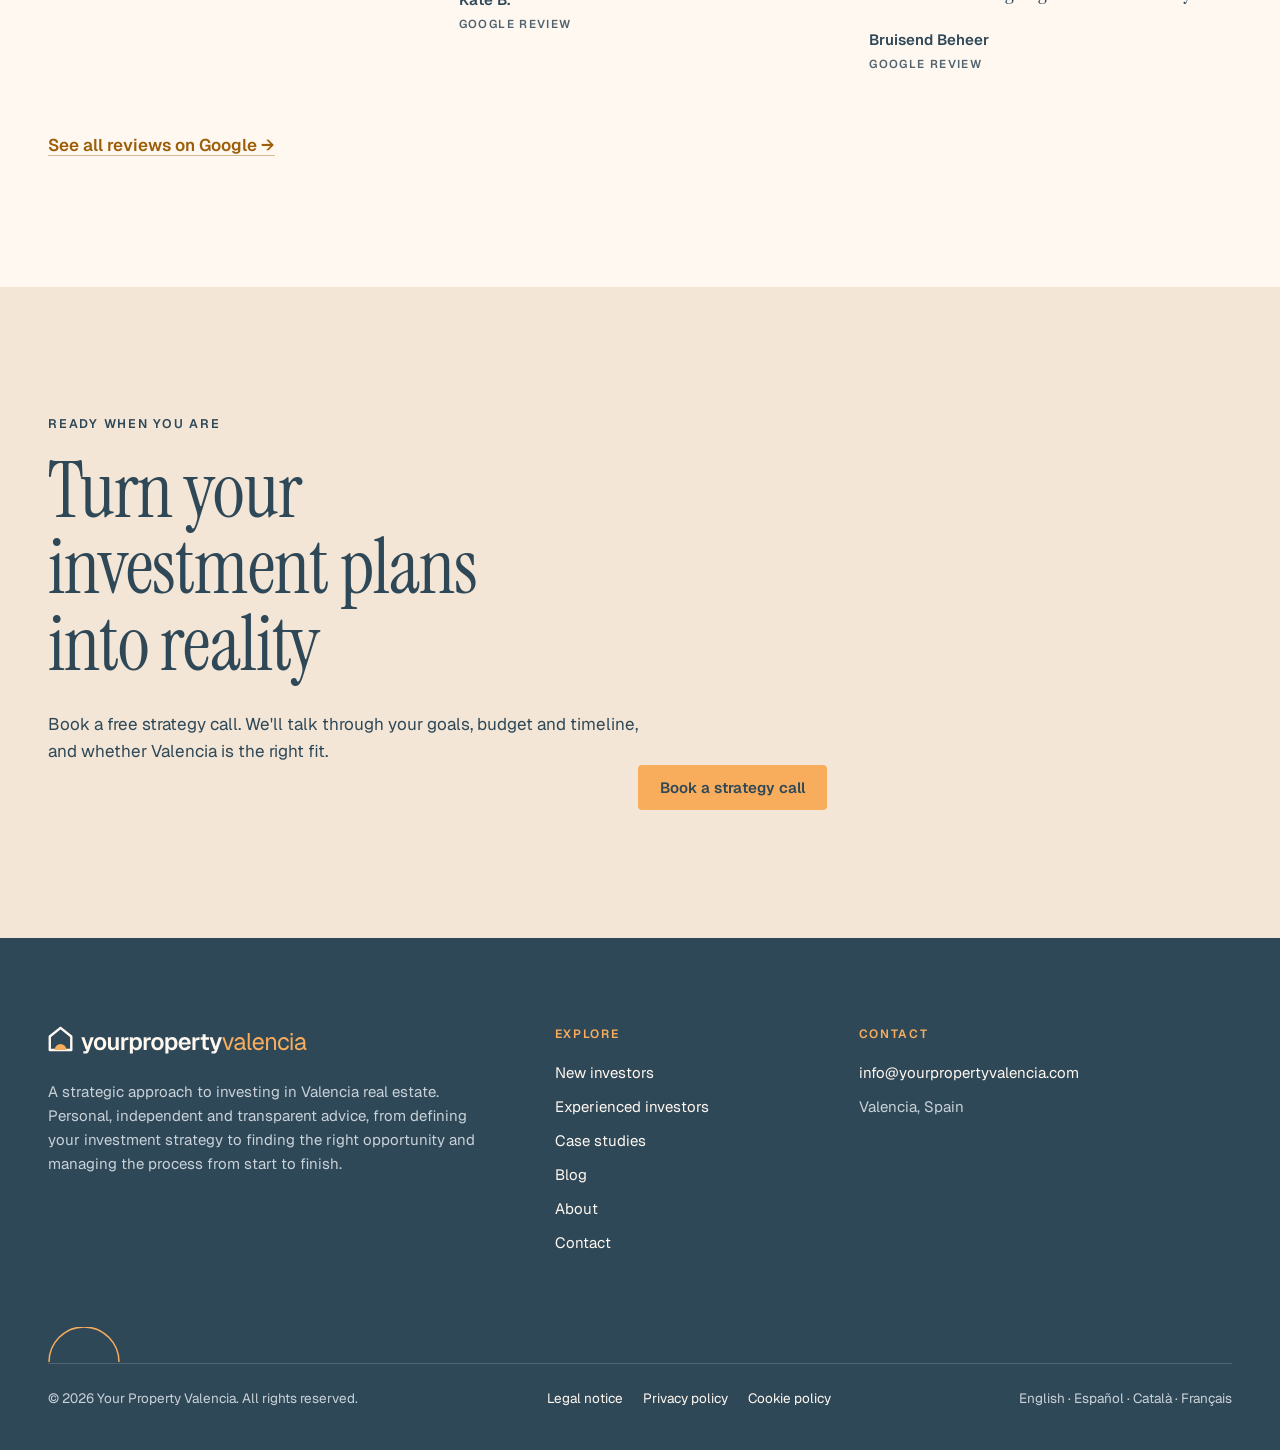
<file: .open-design/web-prototype-taste-editorial/web-prototype-taste-editorial.html>
<!doctype html>
<html lang="en">
<head>
<meta charset="utf-8" />
<meta name="viewport" content="width=device-width, initial-scale=1" />
<title>Invest in Valencia Property | Your Property Valencia</title>
<link rel="icon" href="../../your-property-valencia-website/favicon.svg" type="image/svg+xml" />
<link rel="preconnect" href="https://fonts.googleapis.com" />
<link rel="preconnect" href="https://fonts.gstatic.com" crossorigin />
<link href="https://fonts.googleapis.com/css2?family=Geist:wght@400;500;600&family=Instrument+Serif:ital@0;1&display=swap" rel="stylesheet" />
<style>
  :root {
    --sun: #F8AD5C; --sun-deep: #CA8535; --terracotta: #9C5E09;
    --ink: #2F4858; --ink-deep: #1E2F3A; --cream: #FFF8F0; --sand: #F3E6D6; --coral: #F08577;
    --muted: #53636F; --on-ink-2: #C9D2D8;
    --rule: rgba(47, 72, 88, 0.16); --rule-ink: rgba(255, 248, 240, 0.16);
    --serif: "Instrument Serif", "Iowan Old Style", Georgia, serif;
    --sans: "Geist", system-ui, -apple-system, "Segoe UI", sans-serif;
    --container: 1200px; --gutter: 48px; --section: 128px;
  }
  @media (max-width: 1024px) { :root { --gutter: 32px; --section: 96px; } }
  @media (max-width: 640px)  { :root { --gutter: 16px; --section: 72px; } }

  *, *::before, *::after { box-sizing: border-box; }
  html { -webkit-text-size-adjust: 100%; scroll-behavior: smooth; }
  @media (prefers-reduced-motion: reduce) { html { scroll-behavior: auto; } }
  body {
    margin: 0; background: var(--cream); color: var(--ink);
    font: 400 17px/1.6 var(--sans); -webkit-font-smoothing: antialiased;
    overflow-x: hidden;
  }
  img { display: block; max-width: 100%; height: auto; }
  h1, h2, h3, p, ul, ol, figure, blockquote { margin: 0; }
  a { color: var(--terracotta); text-underline-offset: 0.22em; text-decoration-thickness: 1px; }
  a:hover { color: var(--ink); }
  :focus-visible { outline: 2px solid var(--ink); outline-offset: 3px; border-radius: 2px; }
  .num { font-variant-numeric: tabular-nums lining-nums; }

  .container { max-width: calc(var(--container) + 2 * var(--gutter)); margin: 0 auto; padding: 0 var(--gutter); }
  .section { padding: var(--section) 0; }
  .section--sand { background: var(--sand); }
  .section--ink { background: var(--ink); color: var(--cream); }
  .visually-hidden { position: absolute !important; width: 1px; height: 1px; overflow: hidden; clip: rect(0 0 0 0); white-space: nowrap; }
  .sr-text { position: absolute; left: -10000px; top: auto; width: auto; height: auto; }
  .skip-link { position: absolute; left: 16px; top: -60px; background: var(--ink); color: var(--cream); padding: 10px 16px; z-index: 100; }
  .skip-link:focus { top: 12px; }

  /* type */
  .eyebrow {
    font: 600 12.5px/1.4 var(--sans); letter-spacing: 0.14em; text-transform: uppercase;
    color: var(--terracotta); margin-bottom: 20px;
  }
  .section--sand .eyebrow { color: var(--ink); }
  .section--ink .eyebrow { color: var(--sun); }
  .display { font: 400 clamp(44px, 7.4vw, 104px)/1.0 var(--serif); letter-spacing: -0.012em; }
  .h2 { font: 400 clamp(36px, 4.6vw, 60px)/1.04 var(--serif); letter-spacing: -0.01em; }
  .lead { font-size: 19px; line-height: 1.6; max-width: 58ch; }
  .muted { color: var(--muted); }

  /* buttons and links */
  .btn {
    display: inline-flex; align-items: center; justify-content: center; gap: 8px;
    font: 600 15px/1 var(--sans); padding: 15px 22px; border-radius: 4px;
    background: var(--sun); color: var(--ink); text-decoration: none; border: 0;
    transition: background-color 150ms ease, color 150ms ease; white-space: nowrap;
  }
  .btn:hover { background: var(--sun-deep); color: var(--ink-deep); }
  .btn--sm { padding: 11px 16px; font-size: 14px; }
  .text-link {
    font-weight: 600; color: var(--terracotta); text-decoration: underline;
    text-decoration-color: color-mix(in srgb, currentColor 40%, transparent);
    transition: text-decoration-color 150ms ease, color 150ms ease;
  }
  .text-link::after { content: "\00a0\2192"; }
  .text-link:hover { color: var(--ink); text-decoration-color: currentColor; }
  .section--sand .text-link { color: var(--ink); }
  .section--ink .text-link { color: var(--sun); }

  /* ============ HEADER ============ */
  .site-header {
    position: sticky; top: 0; z-index: 50; background: var(--cream);
    border-bottom: 1px solid transparent; transition: border-color 150ms ease;
  }
  .site-header.is-scrolled { border-bottom-color: var(--rule); }
  .nav-inner { display: flex; align-items: center; justify-content: space-between; gap: 24px; height: 76px; }
  .logo { display: inline-flex; align-items: center; gap: 0; text-decoration: none; flex-shrink: 0; }
  .logo svg { width: 30px; height: 30px; margin: 0 6px 0 -4px; }
  .logo__word { font: 600 21px/1 var(--sans); letter-spacing: -0.03em; color: var(--ink); }
  .logo__word span { font-weight: 400; color: var(--terracotta); }
  .nav-menu { display: flex; align-items: center; gap: 30px; }
  .nav-menu a:not(.btn) {
    position: relative; color: var(--ink); text-decoration: none; font-size: 15px; font-weight: 500; padding: 6px 0;
  }
  .nav-menu a:not(.btn):hover { color: var(--terracotta); }
  .nav-menu a[aria-current="page"]::after {
    content: ""; position: absolute; left: 50%; bottom: -6px; width: 6px; height: 6px;
    margin-left: -3px; border-radius: 50%; background: var(--sun);
  }
  .nav-menu .btn { margin-left: 6px; }
  .nav-toggle {
    display: none; width: 44px; height: 44px; border: 1px solid var(--rule); border-radius: 4px;
    background: transparent; color: var(--ink); cursor: pointer; padding: 0; place-items: center;
  }
  .nav-toggle span { display: block; width: 18px; height: 1.5px; background: currentColor; margin: 4px auto; transition: transform 150ms ease, opacity 150ms ease; }
  .nav-toggle[aria-expanded="true"] span:nth-child(1) { transform: translateY(5.5px) rotate(45deg); }
  .nav-toggle[aria-expanded="true"] span:nth-child(2) { opacity: 0; }
  .nav-toggle[aria-expanded="true"] span:nth-child(3) { transform: translateY(-5.5px) rotate(-45deg); }
  @media (max-width: 960px) {
    .nav-toggle { display: block; }
    .nav-menu {
      display: none; position: absolute; left: 0; right: 0; top: 76px; background: var(--cream);
      flex-direction: column; align-items: stretch; gap: 0; padding: 8px var(--gutter) 24px;
      border-bottom: 1px solid var(--rule);
    }
    .nav-menu.is-open { display: flex; }
    .nav-menu a:not(.btn) { padding: 15px 0; border-bottom: 1px solid var(--rule); font-size: 17px; }
    .nav-menu a[aria-current="page"]::after { left: auto; right: 0; top: 50%; bottom: auto; margin: -3px 0 0; }
    .nav-menu .btn { margin: 20px 0 0; padding: 16px 22px; }
  }
  @media (max-width: 380px) { .logo__word { font-size: 18px; } .logo svg { width: 26px; height: 26px; } }

  /* ============ HERO ============ */
  .hero { padding: 64px 0 var(--section); }
  .hero__grid { display: grid; grid-template-columns: repeat(12, 1fr); column-gap: 32px; align-items: start; }
  .hero__text { grid-column: 1 / span 7; padding-bottom: 8px; }
  .hero__text .display { font-size: clamp(44px, 6.4vw, 92px); max-width: 13.5ch; margin-bottom: 56px; }
  .hero__media { grid-column: 8 / span 5; padding-left: 24px; margin-top: 8px; }
  .arch { border-radius: 1000px 1000px 0 0; overflow: hidden; background: var(--sand); }
  .arch img { width: 100%; aspect-ratio: 4 / 5; object-fit: cover; }
  .hero__media .arch img { object-position: 40% 50%; }
  .paths { display: grid; grid-template-columns: 1fr 1fr; border-top: 1px solid var(--rule); }
  .path { padding: 28px 32px 4px 0; }
  .path + .path { padding-left: 32px; border-left: 1px solid var(--rule); }
  .path h2 { font: 600 20px/1.3 var(--sans); letter-spacing: -0.01em; margin-bottom: 10px; }
  .path p { color: var(--muted); font-size: 16px; margin-bottom: 18px; max-width: 34ch; }
  .hero__cue { display: inline-block; margin-top: 48px; color: var(--ink); font-size: 15px; font-weight: 500; }
  .hero__cue span { color: var(--terracotta); margin-left: 4px; }
  @media (max-width: 960px) {
    .hero { padding-top: 40px; }
    .hero__grid { grid-template-columns: 1fr; row-gap: 48px; }
    .hero__text, .hero__media { grid-column: 1 / -1; }
    .hero__media { order: -1; max-width: 360px; padding-left: 0; margin-top: 0; }
    .hero__text .display { margin-bottom: 40px; }
  }
  @media (max-width: 640px) {
    .hero__media { max-width: 62%; }
    .paths { grid-template-columns: 1fr; }
    .path, .path + .path { padding: 24px 0 24px; border-left: 0; }
    .path + .path { border-top: 1px solid var(--rule); }
    .hero__cue { margin-top: 16px; }
  }

  /* ============ HI, I'M SARA ============ */
  .sara { display: grid; grid-template-columns: repeat(12, 1fr); column-gap: 32px; align-items: start; }
  .sara__media { grid-column: 1 / span 4; position: sticky; top: 112px; }
  .sara__media img { border-radius: 6px; aspect-ratio: 2 / 3; object-fit: cover; width: 100%; }
  .sara__body { grid-column: 6 / span 6; }
  .sara__body .h2 { margin-bottom: 32px; }
  .sara__body > p { margin-bottom: 20px; max-width: 62ch; }
  .questions { list-style: none; padding: 0; margin: 12px 0 36px; counter-reset: q; border-top: 1px solid var(--rule); }
  .questions li {
    counter-increment: q; display: grid; grid-template-columns: 56px 1fr; align-items: baseline;
    padding: 18px 0; border-bottom: 1px solid var(--rule);
    font: 400 clamp(22px, 2.2vw, 26px)/1.25 var(--serif);
  }
  .questions li::before { content: counter(q, decimal-leading-zero); font: 600 13px/1 var(--sans); letter-spacing: 0.08em; color: var(--ink); font-variant-numeric: tabular-nums; }
  .promise { font-weight: 600; }
  .signature { margin: 40px 0 36px; padding-top: 28px; border-top: 1px solid var(--rule); max-width: 46ch; }
  .signature b { display: block; margin-top: 14px; font: italic 400 40px/1 var(--serif); letter-spacing: -0.01em; }
  @media (max-width: 960px) {
    .sara { grid-template-columns: 1fr; row-gap: 40px; }
    .sara__media, .sara__body { grid-column: 1 / -1; }
    .sara__media { position: static; max-width: 420px; }
  }

  /* ============ WHY VALENCIA (ink) ============ */
  .why__head { display: grid; grid-template-columns: repeat(12, 1fr); column-gap: 32px; align-items: end; }
  .why__head > div { grid-column: 1 / span 7; }
  .why__head .h2 { margin-bottom: 28px; }
  .why__head .lead { color: var(--on-ink-2); }
  .why__photo { grid-column: 9 / span 4; }
  .why__photo img { border-radius: 6px; aspect-ratio: 4 / 3; object-fit: cover; width: 100%; }
  .stats { display: grid; grid-template-columns: repeat(3, 1fr); margin-top: 88px; border-top: 1px solid var(--rule-ink); }
  .stat { padding: 36px 32px 0 0; }
  .stat + .stat { padding-left: 32px; border-left: 1px solid var(--rule-ink); }
  .stat__value { font: 400 clamp(72px, 9vw, 128px)/0.95 var(--serif); letter-spacing: -0.02em; color: var(--sun); font-variant-numeric: tabular-nums lining-nums; }
  .stat__text { margin-top: 18px; color: var(--cream); max-width: 30ch; font-size: 16px; }
  .source { margin-top: 56px; font-size: 13.5px; color: var(--on-ink-2); max-width: 90ch; }
  .section--ink :focus-visible { outline-color: var(--sun); }
  @media (max-width: 960px) {
    .why__head { grid-template-columns: 1fr; row-gap: 40px; }
    .why__head > div, .why__photo { grid-column: 1 / -1; }
    .why__photo { max-width: 520px; }
  }
  @media (max-width: 720px) {
    .stats { grid-template-columns: 1fr; margin-top: 56px; }
    .stat, .stat + .stat { padding: 28px 0; border-left: 0; }
    .stat + .stat { border-top: 1px solid var(--rule-ink); }
  }

  /* ============ HOW I CAN HELP ============ */
  .help { display: grid; grid-template-columns: repeat(12, 1fr); column-gap: 32px; }
  .help__intro { grid-column: 1 / span 4; }
  .help__intro .h2 { margin-bottom: 24px; }
  .help__cols { grid-column: 6 / span 7; display: grid; grid-template-columns: 1fr 1fr; column-gap: 48px; }
  .help__col h3 { font: 600 20px/1.3 var(--sans); letter-spacing: -0.01em; padding-top: 20px; border-top: 2px solid var(--ink); }
  .help__tag { font: italic 400 22px/1.3 var(--serif); color: var(--terracotta); margin: 6px 0 22px; }
  .checks { list-style: none; padding: 0; margin: 0 0 28px; }
  .checks li { position: relative; padding: 13px 0 13px 28px; border-bottom: 1px solid var(--rule); font-size: 16px; line-height: 1.5; }
  .checks li::before {
    content: ""; position: absolute; left: 2px; top: 19px; width: 11px; height: 6px;
    border-left: 1.75px solid var(--terracotta); border-bottom: 1.75px solid var(--terracotta); transform: rotate(-45deg);
  }
  @media (max-width: 960px) {
    .help { grid-template-columns: 1fr; row-gap: 48px; }
    .help__intro, .help__cols { grid-column: 1 / -1; }
  }
  @media (max-width: 640px) { .help__cols { grid-template-columns: 1fr; row-gap: 40px; } }

  /* ============ RECENT OPPORTUNITIES (sand) ============ */
  .cases__head { display: flex; justify-content: space-between; align-items: end; gap: 32px; flex-wrap: wrap; margin-bottom: 56px; }
  .cases__head .h2 { margin-bottom: 20px; }
  .case { display: grid; grid-template-columns: repeat(12, 1fr); column-gap: 32px; padding: 40px 0; border-top: 1px solid var(--rule); align-items: center; }
  .case:last-of-type { border-bottom: 1px solid var(--rule); }
  .case__media { grid-column: 1 / span 5; display: block; }
  .case__media img { border-radius: 6px; aspect-ratio: 3 / 2; object-fit: cover; width: 100%; }
  .case__body { grid-column: 7 / span 6; }
  .case__loc { font: 400 clamp(36px, 4vw, 52px)/1 var(--serif); letter-spacing: -0.01em; }
  .case__loc a { color: var(--ink); text-decoration: none; }
  .case__loc a:hover { text-decoration: underline; text-decoration-thickness: 1px; }
  .case__price { margin-top: 14px; font: 500 20px/1.3 var(--sans); font-variant-numeric: tabular-nums lining-nums; color: var(--ink); }
  .case__price span { color: var(--muted); margin: 0 6px; }
  .metrics { display: grid; grid-template-columns: repeat(3, auto); justify-content: start; column-gap: 40px; margin: 28px 0 22px; }
  .metric b { display: block; font: 400 40px/1 var(--serif); font-variant-numeric: tabular-nums lining-nums; }
  .metric span { display: block; margin-top: 8px; font: 600 12px/1.3 var(--sans); letter-spacing: 0.1em; text-transform: uppercase; color: var(--muted); }
  .case__note { color: var(--ink); max-width: 52ch; font-size: 16px; }
  .case:nth-of-type(even) .case__media { grid-column: 8 / span 5; order: 2; }
  .case:nth-of-type(even) .case__body { grid-column: 1 / span 6; order: 1; }
  @media (max-width: 960px) {
    .case, .case:nth-of-type(even) { grid-template-columns: 1fr; row-gap: 28px; }
    .case__media, .case__body, .case:nth-of-type(even) .case__media, .case:nth-of-type(even) .case__body { grid-column: 1 / -1; order: 0; }
  }
  @media (max-width: 420px) { .metrics { column-gap: 22px; } .metric b { font-size: 32px; } .metric span { font-size: 11px; letter-spacing: 0.06em; } }

  /* ============ CLIENT STORIES ============ */
  .reviews__head { display: grid; grid-template-columns: repeat(12, 1fr); column-gap: 32px; align-items: end; margin-bottom: 64px; }
  .reviews__head > div { grid-column: 1 / span 6; }
  .rating { grid-column: 8 / span 5; justify-self: end; display: flex; align-items: baseline; gap: 14px; font-size: 15px; color: var(--muted); }
  .rating b { font: 400 56px/1 var(--serif); color: var(--ink); font-variant-numeric: tabular-nums; }
  .rating .stars { color: var(--terracotta); letter-spacing: 2px; font-size: 15px; }
  .quotes { columns: 3; column-gap: 48px; }
  .quote { break-inside: avoid; padding: 28px 0 36px; border-top: 1px solid var(--rule); }
  .quote blockquote { font: 400 22px/1.35 var(--serif); letter-spacing: -0.003em; }
  .quote--lead blockquote { font-size: 30px; line-height: 1.22; }
  .quote figcaption { margin-top: 20px; font-size: 15px; }
  .quote figcaption strong { font-weight: 600; }
  .quote figcaption small { display: block; margin-top: 4px; font: 600 11.5px/1.4 var(--sans); letter-spacing: 0.12em; text-transform: uppercase; color: var(--muted); }
  .reviews__more { margin-top: 24px; }
  @media (max-width: 1024px) { .quotes { columns: 2; } }
  @media (max-width: 960px) {
    .reviews__head { grid-template-columns: 1fr; row-gap: 28px; }
    .reviews__head > div, .rating { grid-column: 1 / -1; justify-self: start; }
  }
  @media (max-width: 640px) { .quotes { columns: 1; } .quote--lead blockquote { font-size: 26px; } }

  /* ============ FINAL CTA (sand) ============ */
  .cta { display: grid; grid-template-columns: repeat(12, 1fr); column-gap: 32px; align-items: end; }
  .cta > div { grid-column: 1 / span 8; }
  .cta .display { font-size: clamp(44px, 6vw, 84px); max-width: 13ch; margin-bottom: 28px; }
  .cta p:not(.eyebrow) { max-width: 54ch; }
  .cta__action { grid-column: 10 / span 3; justify-self: end; }
  @media (max-width: 960px) {
    .cta { grid-template-columns: 1fr; row-gap: 36px; }
    .cta > div, .cta__action { grid-column: 1 / -1; justify-self: start; }
  }

  /* ============ FOOTER (ink) ============ */
  .site-footer { background: var(--ink); color: var(--on-ink-2); padding: 88px 0 40px; font-size: 15px; }
  .site-footer a { color: var(--cream); text-decoration: none; }
  .site-footer a:hover { color: var(--sun); text-decoration: underline; }
  .site-footer :focus-visible { outline-color: var(--sun); }
  .footer-grid { display: grid; grid-template-columns: repeat(12, 1fr); column-gap: 32px; row-gap: 40px; }
  .footer-brand { grid-column: 1 / span 5; }
  .footer-brand img { width: 260px; height: auto; margin-bottom: 24px; }
  .footer-brand p { max-width: 44ch; }
  .footer-col { grid-column: span 3; }
  .footer-col:first-of-type { grid-column: 7 / span 3; }
  .footer-col h2 { font: 600 12px/1.4 var(--sans); letter-spacing: 0.14em; text-transform: uppercase; color: var(--sun); margin-bottom: 18px; }
  .footer-col ul { list-style: none; padding: 0; margin: 0; display: grid; gap: 10px; }
  .sun-arc { display: block; width: 72px; height: 36px; margin: 72px 0 0; }
  .footer-bottom {
    display: flex; justify-content: space-between; gap: 16px 32px; flex-wrap: wrap;
    border-top: 1px solid var(--rule-ink); padding-top: 24px; font-size: 13.5px;
  }
  .footer-legal { display: flex; gap: 20px; flex-wrap: wrap; }
  @media (max-width: 960px) {
    .footer-grid { grid-template-columns: 1fr 1fr; }
    .footer-brand { grid-column: 1 / -1; }
    .footer-col, .footer-col:first-of-type { grid-column: auto; }
  }
  @media (max-width: 480px) { .footer-grid { grid-template-columns: minmax(0, 1fr); } .footer-brand img { width: 220px; } }
</style>
</head>
<body>
<a class="skip-link" href="#main">Skip to content</a>

<header class="site-header" id="siteHeader">
  <div class="container nav-inner">
    <a href="index.html" class="logo" aria-label="Your Property Valencia, home">
      <svg width="32" height="32" viewBox="0 0 32 32" fill="none" aria-hidden="true">
        <path d="M6 27V14.5L16 6.5l10 8V27Z" stroke="#2F4858" stroke-width="2.2" stroke-linejoin="round"/>
        <path d="M10.5 27a5.5 5.5 0 0 1 11 0Z" fill="#F8AD5C"/>
      </svg>
      <span class="logo__word">yourproperty<span>valencia</span></span>
    </a>
    <button class="nav-toggle" aria-label="Open menu" aria-expanded="false" aria-controls="navMenu">
      <span></span><span></span><span></span>
    </button>
    <nav class="nav-menu" id="navMenu" aria-label="Primary">
      <a href="beginners.html">New Investors</a>
      <a href="investors.html">Experienced Investors</a>
      <a href="case-studies.html">Case Studies</a>
      <a href="blog.html">Blog</a>
      <a href="about.html">About</a>
      <a class="btn btn--sm" href="contact.html">Book a Strategy Call</a>
    </nav>
  </div>
</header>

<main id="main">

  <!-- HERO -->
  <section class="hero" aria-label="Choose your path">
    <div class="container hero__grid">
      <div class="hero__text">
        <p class="eyebrow">Buy-to-let property in Valencia, guided by a local investor</p>
        <h1 class="display">Invest in Valencia property with a strategic partner</h1>
        <div class="paths">
          <div class="path">
            <h2>I&rsquo;m just getting started</h2>
            <p>Investing for the first time, or buying in Spain for the first time? You want a rental property and someone who&rsquo;ll guide you through every step, honestly.</p>
            <a class="text-link" href="beginners.html">Start my journey</a>
          </div>
          <div class="path">
            <h2>I&rsquo;m an experienced investor</h2>
            <p>You&rsquo;ve invested before and know what you want. Now you&rsquo;re looking for off-market, tailored projects in Valencia from <span class="num">&euro;350,000</span>.</p>
            <a class="text-link" href="investors.html">Scale my portfolio</a>
          </div>
        </div>
        <a class="hero__cue" href="#why-valencia">Not sure which one you are? See how I work<span aria-hidden="true">&darr;</span></a>
      </div>
      <figure class="hero__media">
        <div class="arch"><img src="../../your-property-valencia-website/images/valencia-street.jpg" width="1200" height="675" alt="A classic Valencia street with historic architecture" /></div>
      </figure>
    </div>
  </section>

  <!-- HI, I'M SARA -->
  <section class="section section--sand">
    <div class="container sara">
      <figure class="sara__media">
        <img loading="lazy" decoding="async" src="../../your-property-valencia-website/images/sara-sofa.jpg" width="933" height="1400" alt="Sara Muñoz, founder of Your Property Valencia" />
      </figure>
      <div class="sara__body">
        <p class="eyebrow">Your strategic partner</p>
        <h2 class="h2">Hi, I&rsquo;m Sara</h2>
        <p>I grew up near Barcelona and have called Valencia home for years. I got into real estate for one reason: freedom. By 30, three properties had given me the security to choose my own path. Then I went independent, to work in a more personal way.</p>
        <p>As an investor myself, I look past the pretty photos for hidden potential, always with the long term in mind:</p>
        <ol class="questions">
          <li>Which strategy fits your goals?</li>
          <li>Does the location support that strategy?</li>
          <li>Is it future-proof?</li>
          <li>What about returns, regulation and growth potential?</li>
        </ol>
        <p><span class="promise">I don&rsquo;t sell houses. I protect your investment.</span> I handle everything, from the first viewing to the notary.</p>
        <p class="signature">
          My goal? That you invest with confidence, clarity and peace of mind.
          <b>Sara Mu&ntilde;oz</b>
        </p>
        <a class="text-link" href="about.html">More about me</a>
      </div>
    </div>
  </section>

  <!-- WHY VALENCIA -->
  <section class="section section--ink" id="why-valencia">
    <div class="container">
      <div class="why__head">
        <div>
          <p class="eyebrow">Why Valencia</p>
          <h2 class="h2">One of the strongest entry points in European real estate</h2>
          <p class="lead">Valencia is one of the fastest-growing cities in Europe and a top destination for expats and digital nomads. Prices remain well below Madrid and Barcelona, while rental demand and property values keep rising, a rare combination of affordability and momentum.</p>
        </div>
        <figure class="why__photo">
          <img loading="lazy" decoding="async" src="../../your-property-valencia-website/images/valencia-plaza.jpg" width="1200" height="674" alt="Plaza in central Valencia lined with palm trees" />
        </figure>
      </div>
      <div class="stats">
        <div class="stat">
          <div class="stat__value">+3.1%</div>
          <p class="stat__text">Year-on-year growth in rent per m&sup2; in Valencia, September 2026</p>
        </div>
        <div class="stat">
          <div class="stat__value">+87%</div>
          <p class="stat__text">Rise in the price per m&sup2; of housing in Valencia since 2019</p>
        </div>
        <div class="stat">
          <div class="stat__value">#1</div>
          <p class="stat__text">Ranked destination for expats, with a growing international population</p>
        </div>
      </div>
      <p class="source">Source: idealista/data, Valencia city asking prices and rents, September 2019 to September 2026. Past performance is not a guarantee of future results.</p>
    </div>
  </section>

  <!-- HOW I CAN HELP -->
  <section class="section">
    <div class="container help">
      <div class="help__intro">
        <p class="eyebrow">My approach</p>
        <h2 class="h2">How can I help you</h2>
        <p class="lead muted">Whether you're investing for the first time or expanding an existing portfolio, we start with strategy, not listings.</p>
      </div>
      <div class="help__cols">
        <div class="help__col">
          <h3>For new investors</h3>
          <p class="help__tag">Clarity from strategy to keys.</p>
          <ul class="checks">
            <li>Define an investment strategy around your goals</li>
            <li>Analyse the full numbers, costs and potential returns</li>
            <li>Find the right property and location for your strategy</li>
            <li>Handle the process, professionals and details locally</li>
            <li>Keep you informed and in control at every step</li>
          </ul>
          <a class="text-link" href="beginners.html">Discover how I help first-time investors</a>
        </div>
        <div class="help__col">
          <h3>For experienced investors</h3>
          <p class="help__tag">Better opportunities. Local execution.</p>
          <ul class="checks">
            <li>Access off-market and exclusive opportunities</li>
            <li>Analyse deals and portfolio opportunities</li>
            <li>Identify value-add and yield optimisation potential</li>
            <li>Leverage my local network and market knowledge</li>
            <li>Execute locally while you invest from anywhere</li>
          </ul>
          <a class="text-link" href="investors.html">Discover how I help experienced investors</a>
        </div>
      </div>
    </div>
  </section>

  <!-- RECENT OPPORTUNITIES -->
  <section class="section section--sand">
    <div class="container">
      <div class="cases__head">
        <div>
          <p class="eyebrow">Real results</p>
          <h2 class="h2">Recent investment opportunities</h2>
          <p class="lead">Real examples of properties I've helped clients acquire and optimise across Valencia.</p>
        </div>
        <a class="text-link" href="case-studies.html">View all case studies</a>
      </div>

      <article class="case">
        <a class="case__media" href="case-studies.html#benimaclet" tabindex="-1" aria-hidden="true">
          <img loading="lazy" decoding="async" src="../../your-property-valencia-website/images/transform-room3-after.jpg" width="1200" height="800" alt="" />
        </a>
        <div class="case__body">
          <h3 class="case__loc"><a href="case-studies.html#benimaclet">Benimaclet</a></h3>
          <p class="case__price"><span class="sr-text">Bought for </span>&euro;118,000<span aria-hidden="true">&rarr;</span><span class="sr-text"> now worth </span>&euro;209,000</p>
          <div class="metrics">
            <div class="metric"><b>77.1%</b><span>Appreciation</span></div>
            <div class="metric"><b>&euro;1,830</b><span>Monthly income</span></div>
            <div class="metric"><b>18.61%</b><span>Gross yield</span></div>
          </div>
          <p class="case__note">Bought from a bank below market, fully renovated with an added bedroom.</p>
        </div>
      </article>

      <article class="case">
        <a class="case__media" href="case-studies.html#ayora" tabindex="-1" aria-hidden="true">
          <img loading="lazy" decoding="async" src="../../your-property-valencia-website/images/project-perales-master.jpg" width="1600" height="1067" alt="" />
        </a>
        <div class="case__body">
          <h3 class="case__loc"><a href="case-studies.html#ayora">Ayora</a></h3>
          <p class="case__price"><span class="sr-text">Bought for </span>&euro;149,000<span aria-hidden="true">&rarr;</span><span class="sr-text"> now worth </span>&euro;188,000</p>
          <div class="metrics">
            <div class="metric"><b>26.2%</b><span>Appreciation</span></div>
            <div class="metric"><b>&euro;2,000</b><span>Monthly income</span></div>
            <div class="metric"><b>16.1%</b><span>Gross yield</span></div>
          </div>
          <p class="case__note">Light-touch refresh, living room converted to a bedroom, furnished and let fast.</p>
        </div>
      </article>

      <article class="case">
        <a class="case__media" href="case-studies.html#torrefiel" tabindex="-1" aria-hidden="true">
          <img loading="lazy" decoding="async" src="../../your-property-valencia-website/images/project-ana-living.jpg" width="1600" height="1066" alt="" />
        </a>
        <div class="case__body">
          <h3 class="case__loc"><a href="case-studies.html#torrefiel">Torrefiel</a></h3>
          <p class="case__price"><span class="sr-text">Bought for </span>&euro;122,000<span aria-hidden="true">&rarr;</span><span class="sr-text"> now worth </span>&euro;147,000</p>
          <div class="metrics">
            <div class="metric"><b>20.5%</b><span>Appreciation</span></div>
            <div class="metric"><b>&euro;1,640</b><span>Monthly income</span></div>
            <div class="metric"><b>16.13%</b><span>Gross yield</span></div>
          </div>
          <p class="case__note">A hidden gem overlooked for its presentation; cleaned up, fourth bedroom added.</p>
        </div>
      </article>
    </div>
  </section>

  <!-- CLIENT STORIES: real reviews copied word for word from the Google Business Profile. -->
  <section class="section" id="reviews">
    <div class="container">
      <div class="reviews__head">
        <div>
          <p class="eyebrow">Client stories</p>
          <h2 class="h2">What clients say</h2>
        </div>
        <p class="rating"><b>5.0</b><span class="stars" role="img" aria-label="5 out of 5 stars">&#9733;&#9733;&#9733;&#9733;&#9733;</span><span>Based on 6 Google reviews</span></p>
      </div>
      <div class="quotes">
        <figure class="quote quote--lead">
          <blockquote>Your Property Valencia is the ideal bridge between the Netherlands and Spain for us. Sara understands our Dutch directness and way of working, while simultaneously knowing the ins and outs of the Valencian real estate market. This ensures that we can act and communicate quickly together with her. In this way, together with Sara, we maintain a grip on everything happening around our projects and can be certain that we won't face any surprises.</blockquote>
          <figcaption><strong>T. C.</strong><small>Google review, translated from Dutch</small></figcaption>
        </figure>
        <figure class="quote">
          <blockquote>Working with Sara was an exceptional experience. She was incredibly helpful with evaluating my property listing, managing the paperwork, and keeping communication clear and prompt. On top of that, she smoothly coordinated the notary appointment, making the final steps a breeze. I highly recommend Sara's services to anyone looking for top-tier real estate support!</blockquote>
          <figcaption><strong>Georgi K.</strong><small>Google review</small></figcaption>
        </figure>
        <figure class="quote">
          <blockquote>Five star service without question Sara guided me through the process answering all my many questions and has an incredibly calm and collected way of dealing with frankly stressful situations. Thank you, Sara!</blockquote>
          <figcaption><strong>Kate B.</strong><small>Google review</small></figcaption>
        </figure>
        <figure class="quote">
          <blockquote>Your Property Valencia is our reliable partner in Valencia.<br><br>Good communication and matters are taken care of before you even ask. Clear price agreements and value for money!</blockquote>
          <figcaption><strong>Dan C.</strong><small>Google review, translated from Dutch</small></figcaption>
        </figure>
        <figure class="quote">
          <blockquote>Sara is incredibly professional. She guided and advised me with the utmost patience every step of the way. I highly recommend her!</blockquote>
          <figcaption><strong>Elisa P.</strong><small>Google review, translated from Spanish</small></figcaption>
        </figure>
        <figure class="quote">
          <blockquote>So happy with this service and how communication is going. Love the efficiency!</blockquote>
          <figcaption><strong>Bruisend Beheer</strong><small>Google review</small></figcaption>
        </figure>
      </div>
      <p class="reviews__more"><a class="text-link" href="https://search.google.com/local/reviews?placeid=ChIJETZoNlUR648RcdY-A3rYVTU" target="_blank" rel="noopener">See all reviews on Google</a></p>
    </div>
  </section>

  <!-- FINAL CTA -->
  <section class="section section--sand">
    <div class="container cta">
      <div>
        <p class="eyebrow">Ready when you are</p>
        <h2 class="display">Turn your investment plans into reality</h2>
        <p>Book a free strategy call. We'll talk through your goals, budget and timeline, and whether Valencia is the right fit.</p>
      </div>
      <div class="cta__action"><a class="btn" href="contact.html">Book a strategy call</a></div>
    </div>
  </section>

</main>

<footer class="site-footer">
  <div class="container">
    <div class="footer-grid">
      <div class="footer-brand">
        <img src="../../your-property-valencia-website/images/logo-light.svg" width="260" height="31" alt="Your Property Valencia" />
        <p>A strategic approach to investing in Valencia real estate. Personal, independent and transparent advice, from defining your investment strategy to finding the right opportunity and managing the process from start to finish.</p>
      </div>
      <div class="footer-col">
        <h2>Explore</h2>
        <ul>
          <li><a href="beginners.html">New investors</a></li>
          <li><a href="investors.html">Experienced investors</a></li>
          <li><a href="case-studies.html">Case studies</a></li>
          <li><a href="blog.html">Blog</a></li>
          <li><a href="about.html">About</a></li>
          <li><a href="contact.html">Contact</a></li>
        </ul>
      </div>
      <div class="footer-col">
        <h2>Contact</h2>
        <ul>
          <li><a href="mailto:info@yourpropertyvalencia.com">info@yourpropertyvalencia.com</a></li>
          <li>Valencia, Spain</li>
        </ul>
      </div>
    </div>
    <svg class="sun-arc" viewBox="0 0 72 36" fill="none" aria-hidden="true"><path d="M1 35a35 35 0 0 1 70 0" stroke="#F8AD5C" stroke-width="1.5"/></svg>
    <div class="footer-bottom">
      <span>&copy; <span class="num">2026</span> Your Property Valencia. All rights reserved.</span>
      <nav class="footer-legal" aria-label="Legal"><a href="legal-notice.html">Legal notice</a><a href="privacy-policy.html">Privacy policy</a><a href="cookie-policy.html">Cookie policy</a></nav>
      <span>English &middot; Espa&ntilde;ol &middot; Catal&agrave; &middot; Fran&ccedil;ais</span>
    </div>
  </div>
</footer>

<script>
  (function () {
    var header = document.getElementById("siteHeader");
    var onScroll = function () { header.classList.toggle("is-scrolled", window.scrollY > 8); };
    onScroll(); window.addEventListener("scroll", onScroll, { passive: true });
    var toggle = document.querySelector(".nav-toggle"), menu = document.getElementById("navMenu");
    var close = function () { toggle.setAttribute("aria-expanded", "false"); toggle.setAttribute("aria-label", "Open menu"); menu.classList.remove("is-open"); };
    toggle.addEventListener("click", function () {
      var open = toggle.getAttribute("aria-expanded") === "true";
      toggle.setAttribute("aria-expanded", String(!open));
      toggle.setAttribute("aria-label", open ? "Open menu" : "Close menu");
      menu.classList.toggle("is-open", !open);
    });
    document.addEventListener("keydown", function (e) { if (e.key === "Escape") close(); });
    window.addEventListener("resize", function () { if (window.innerWidth > 960) close(); });
  })();
</script>
</body>
</html>
</file>
<file: your-property-valencia-website/css/styles.css>
/* ============================================================
   Your Property Valencia — brand stylesheet
   Brand system pulled from yourpropertyvalencia.com
   - Primary / accent : oklch(65% .18 35.67)  (terracotta)
   - Ink / text       : oklch(20% .05 258.34) (deep slate navy)
   - Muted text       : oklch(45% .02 258.34)
   - Surface alt      : oklch(98% .005 258.34)
   - Border           : oklch(90% .005 258.34)
   - Typeface         : Geist
   - Radius           : .5rem
   ============================================================ */

:root {
  /* hex fallbacks first, oklch (exact brand) second */
  --brand: #cb5e3c;
  --brand: oklch(65% 0.18 35.67);
  --brand-strong: #b14f30;
  --brand-strong: oklch(58% 0.17 35.67);
  /* "tint" tokens are warm beige now (no salmon/pink anywhere on the site) */
  --brand-tint: #f1e8d5;
  --brand-tint: oklch(94.5% 0.024 84);
  --brand-tint-strong: #e6d9bc;
  --brand-tint-strong: oklch(90% 0.035 84);
  --brand-soft: #f0a287;
  --gold: #edc23f;
  --gold: oklch(87.9% 0.169 91.6);
  --cream: #f4eddd;
  --cream: oklch(95.2% 0.021 87);
  --cream-line: rgba(28, 39, 51, 0.09);

  --ink: #1c2733;
  --ink: oklch(20% 0.05 258.34);
  --muted: #5a6472;
  --muted: oklch(45% 0.02 258.34);

  /* warm beige surfaces — no pure white anywhere on the site */
  --surface: #f7f2e8;
  --surface: oklch(96.3% 0.016 84);
  --surface-alt: #efe6d4;
  --surface-alt: oklch(93% 0.026 84);
  --card: #fdfbf4;
  --card: oklch(98.8% 0.009 84);
  --border: #e3d8c2;
  --border: oklch(87.5% 0.024 82);

  --radius: 0.5rem;
  --radius-lg: 1rem;
  --radius-xl: 1.5rem;
  --container: 1140px;

  --font: "Geist", ui-sans-serif, system-ui, -apple-system, "Segoe UI",
    Roboto, Helvetica, Arial, sans-serif;

  --shadow-sm: 0 1px 2px rgba(28, 39, 51, 0.06), 0 1px 3px rgba(28, 39, 51, 0.08);
  --shadow-md: 0 4px 14px rgba(28, 39, 51, 0.08), 0 16px 40px rgba(28, 39, 51, 0.09);
  --shadow-lg: 0 12px 34px rgba(28, 39, 51, 0.12), 0 30px 70px rgba(28, 39, 51, 0.12);

  --step-gap: clamp(2.25rem, 5vw, 4rem);
}

/* ---------- reset-ish ---------- */
*,
*::before,
*::after {
  box-sizing: border-box;
}
html {
  scroll-behavior: smooth;
  -webkit-text-size-adjust: 100%;
}
body {
  margin: 0;
  font-family: var(--font);
  font-size: 1.0625rem;
  line-height: 1.65;
  color: var(--ink);
  background: var(--surface);
  -webkit-font-smoothing: antialiased;
  text-rendering: optimizeLegibility;
}
img {
  max-width: 100%;
  display: block;
}
a {
  color: var(--brand-strong);
  text-decoration: none;
}
a:hover {
  text-decoration: underline;
}
h1,
h2,
h3,
h4 {
  font-weight: 600;
  line-height: 1.15;
  letter-spacing: -0.02em;
  color: var(--ink);
  margin: 0 0 0.6em;
}
h1 {
  font-size: clamp(2.1rem, 5.2vw, 3.4rem);
}
h2 {
  font-size: clamp(1.7rem, 3.6vw, 2.4rem);
}
h3 {
  font-size: clamp(1.2rem, 2vw, 1.45rem);
}
p {
  margin: 0 0 1.1rem;
}
ul,
ol {
  margin: 0 0 1.1rem;
  padding-left: 1.2rem;
}
li {
  margin-bottom: 0.4rem;
}
strong {
  font-weight: 600;
}

/* ---------- layout helpers ---------- */
.container {
  width: 100%;
  max-width: var(--container);
  margin-inline: auto;
  padding-inline: clamp(1.1rem, 4vw, 2rem);
}
.section {
  padding-block: var(--step-gap);
}
.section--alt {
  background: var(--surface-alt);
}
.section--ink {
  background: var(--ink);
  color: #fff;
}
.section--ink h1,
.section--ink h2,
.section--ink h3 {
  color: #fff;
}
.section--tint {
  background: var(--brand-tint);
}

/* page hero with a Valencia photo background (New / Experienced Investors pages) */
.page-hero {
  position: relative;
  isolation: isolate;
  overflow: hidden;
  color: #fff;
  padding-block: clamp(2.4rem, 5.2vw, 4rem);
}
.page-hero::before {
  content: "";
  position: absolute;
  inset: 0;
  z-index: -2;
  background-size: cover;
  background-position: center;
}
.page-hero::after {
  content: "";
  position: absolute;
  inset: 0;
  z-index: -1;
}
.page-hero--warm::before {
  background-image: url("../images/valencia-warm.jpg");
}
.page-hero--warm::after {
  background: linear-gradient(180deg, rgba(46, 26, 16, 0.7) 0%, rgba(28, 20, 14, 0.84) 100%);
}
.page-hero--city::before {
  background-image: url("../images/valencia-city.jpg");
}
.page-hero--city {
  padding-block: clamp(2.25rem, 4.5vw, 3.5rem);
}
.page-hero--city::before {
  background-position: center 62%;
}
.page-hero--city::after {
  /* dark on the text side, clear on the right so the photo shows */
  background: linear-gradient(90deg, rgba(12, 19, 28, 0.9) 0%, rgba(12, 19, 28, 0.74) 42%, rgba(12, 19, 28, 0.18) 100%);
}
@media (max-width: 760px) {
  .page-hero--city::after {
    background: linear-gradient(180deg, rgba(12, 19, 28, 0.82) 0%, rgba(12, 19, 28, 0.6) 100%);
  }
}
.page-hero h1 {
  color: #fff;
}
.page-hero .lead {
  color: rgba(255, 255, 255, 0.9);
}
.page-hero .pill {
  background: rgba(255, 255, 255, 0.16);
  color: #fff;
}
.narrow {
  max-width: none;
}
.container.narrow {
  max-width: var(--container);
}
.center {
  text-align: center;
}
.eyebrow {
  display: inline-block;
  font-size: 0.8rem;
  font-weight: 600;
  letter-spacing: 0.12em;
  text-transform: uppercase;
  color: var(--brand-strong);
  margin-bottom: 0.9rem;
}
.section--ink .eyebrow {
  color: var(--brand);
}
.lead {
  font-size: clamp(1.1rem, 1.6vw, 1.28rem);
  color: var(--muted);
}
.section--ink .lead {
  color: rgba(255, 255, 255, 0.82);
}

/* ---------- buttons ---------- */
.btn {
  --btn-bg: var(--brand);
  --btn-fg: #fff;
  display: inline-flex;
  align-items: center;
  gap: 0.5rem;
  padding: 0.85rem 1.5rem;
  border-radius: var(--radius);
  border: 1px solid transparent;
  background: var(--btn-bg);
  color: var(--btn-fg);
  font: inherit;
  font-weight: 600;
  font-size: 0.98rem;
  cursor: pointer;
  transition: transform 0.15s ease, box-shadow 0.2s ease, background 0.2s ease;
}
.btn:hover {
  text-decoration: none;
  transform: translateY(-1px);
  box-shadow: var(--shadow-md);
}
.btn:active {
  transform: translateY(0);
}
.btn-primary {
  --btn-bg: var(--brand);
}
.btn-primary:hover {
  background: var(--brand-strong);
}
/* secondary button — solid navy (buttons are only ever orange or navy) */
.btn-outline {
  --btn-bg: var(--ink);
  --btn-fg: #fff;
  border-color: var(--ink);
}
.btn-outline:hover {
  background: #2c3b4f;
}
/* secondary button on dark sections — solid orange */
.btn-ghost-light {
  --btn-bg: var(--brand);
  --btn-fg: #fff;
  border-color: var(--brand);
}
.btn-ghost-light:hover {
  background: var(--brand-strong);
}
.btn-sm {
  padding: 0.6rem 1.05rem;
  font-size: 0.9rem;
}
.btn-lg {
  padding: 1rem 1.9rem;
  font-size: 1.05rem;
}

/* ---------- header / nav (solid navy bar) ---------- */
.site-header {
  position: sticky;
  top: 0;
  z-index: 50;
  background: var(--ink);
  border-bottom: 1px solid rgba(255, 255, 255, 0.08);
  transition: box-shadow 0.2s ease;
}
.site-header.is-scrolled {
  box-shadow: 0 6px 24px rgba(0, 0, 0, 0.18);
}
.nav-inner {
  display: flex;
  align-items: center;
  justify-content: space-between;
  gap: 1.5rem;
  min-height: 72px;
}
.brand {
  display: inline-flex;
  align-items: center;
  font-weight: 600;
  font-size: 1.12rem;
  letter-spacing: -0.02em;
  color: #fff;
  white-space: nowrap;
}
.brand:hover {
  text-decoration: none;
}
.brand span {
  color: var(--brand);
}
/* logo art sits on a near-white ground — a white chip keeps it crisp on the navy bar */
.brand img {
  display: block;
  height: 54px;
  width: auto;
  background: var(--card);
  padding: 8px 12px;
  border-radius: 10px;
}
@media (max-width: 480px) {
  .brand img {
    height: 42px;
  }
}
.nav-menu {
  display: flex;
  align-items: center;
  gap: 1.6rem;
}
.nav-menu a {
  color: rgba(255, 255, 255, 0.88);
  font-size: 0.95rem;
  font-weight: 500;
}
.nav-menu a:not(.btn):hover {
  color: #fff;
  text-decoration: none;
}
.nav-menu a[aria-current="page"]:not(.btn) {
  color: #fff;
  font-weight: 700;
  box-shadow: 0 2px 0 var(--brand);
}
/* the orange CTA always keeps white text — never navy/black on orange */
.nav-menu a.btn-primary,
.nav-menu a.btn-primary:hover {
  color: #fff;
}
.nav-toggle {
  display: none;
  flex-direction: column;
  gap: 5px;
  width: 42px;
  height: 42px;
  padding: 10px;
  background: none;
  border: 1px solid rgba(255, 255, 255, 0.4);
  border-radius: var(--radius);
  cursor: pointer;
}
.nav-toggle span {
  display: block;
  height: 2px;
  width: 100%;
  background: var(--card);
  border-radius: 2px;
  transition: transform 0.2s ease, opacity 0.2s ease;
}
.nav-toggle[aria-expanded="true"] span:nth-child(1) {
  transform: translateY(7px) rotate(45deg);
}
.nav-toggle[aria-expanded="true"] span:nth-child(2) {
  opacity: 0;
}
.nav-toggle[aria-expanded="true"] span:nth-child(3) {
  transform: translateY(-7px) rotate(-45deg);
}

@media (max-width: 900px) {
  .nav-toggle {
    display: flex;
  }
  .nav-menu {
    position: fixed;
    inset: 72px 0 auto 0;
    flex-direction: column;
    align-items: stretch;
    gap: 0;
    background: var(--card);
    border-bottom: 1px solid var(--border);
    box-shadow: var(--shadow-md);
    padding: 0.5rem 1.1rem 1.4rem;
    transform: translateY(-12px);
    opacity: 0;
    pointer-events: none;
    transition: transform 0.2s ease, opacity 0.2s ease;
  }
  .nav-menu.is-open {
    transform: translateY(0);
    opacity: 1;
    pointer-events: auto;
  }
  .nav-menu a {
    padding: 0.9rem 0.3rem;
    border-bottom: 1px solid var(--border);
    color: var(--ink);
  }
  .nav-menu a[aria-current="page"]:not(.btn) {
    color: var(--brand-strong);
  }
  .nav-menu a.btn {
    margin-top: 1rem;
    justify-content: center;
    border-bottom: none;
  }
}

/* ---------- split gateway (home) — inspired by weVLC's two-path entry ---------- */
.gateway {
  position: relative;
  display: flex;
  width: 100%;
  min-height: calc(100svh - 72px); /* fill the viewport below the sticky nav bar */
}
.gateway__panel {
  position: relative;
  flex: 1 1 50%;
  display: flex;
  align-items: flex-start; /* headings on both sides start at the same height */
  justify-content: center;
  padding: clamp(5.5rem, 17vh, 8.5rem) clamp(1.5rem, 5vw, 4rem) 5rem;
  overflow: hidden;
  text-align: center;
  color: #fff;
  isolation: isolate;
  transition: flex-grow 0.5s cubic-bezier(0.4, 0, 0.2, 1);
}
.gateway__panel::before {
  /* background image */
  content: "";
  position: absolute;
  inset: 0;
  z-index: -2;
  background-size: cover;
  background-position: center;
  transition: transform 0.6s ease;
}
.gateway__panel::after {
  /* colour wash for legibility */
  content: "";
  position: absolute;
  inset: 0;
  z-index: -1;
  transition: opacity 0.5s ease;
}
.gateway__panel--beginner::before {
  background-image: url("../images/valencia-warm.jpg");
}
.gateway__panel--beginner::after {
  background: linear-gradient(
    180deg,
    rgba(120, 52, 28, 0.82) 0%,
    rgba(96, 42, 24, 0.86) 55%,
    rgba(34, 18, 12, 0.92) 100%
  );
}
.gateway__panel--investor::before {
  background-image: url("../images/valencia-city.jpg");
  background-position: 12% center; /* keeps the building, keeps the cyclists out of the cut-off corner */
}
.gateway__panel--investor::after {
  background: linear-gradient(
    180deg,
    rgba(24, 33, 45, 0.74) 0%,
    rgba(20, 28, 38, 0.8) 55%,
    rgba(12, 17, 24, 0.9) 100%
  );
}
.gateway__inner {
  max-width: 30rem;
  display: flex;
  flex-direction: column;
  align-items: center;
  gap: 1.6rem;
}
.gateway__title {
  font-size: clamp(2.1rem, 4vw, 3.4rem);
  line-height: 1.08;
  color: #fff;
  margin: 0;
  text-shadow: 0 2px 18px rgba(0, 0, 0, 0.35);
}
.gateway__text {
  font-size: 1.05rem;
  font-weight: 500;
  color: #fff;
  margin: 0;
  text-shadow: 0 1px 12px rgba(0, 0, 0, 0.5);
}
@media (min-width: 900px) {
  .gateway__text {
    min-height: 6.4em; /* both buttons line up */
  }
}
.gateway__intro {
  position: absolute;
  top: 1.3rem;
  left: 50%;
  transform: translateX(-50%);
  z-index: 3;
  margin: 0;
  width: max-content;
  max-width: calc(100% - 2rem);
  padding: 0.5rem 1.2rem;
  border-radius: 999px;
  background: rgba(20, 16, 14, 0.55);
  -webkit-backdrop-filter: blur(6px);
  backdrop-filter: blur(6px);
  color: #fff;
  font-size: 0.82rem;
  font-weight: 600;
  letter-spacing: 0.04em;
  text-align: center;
}
.gateway__btn {
  display: inline-flex;
  align-items: center;
  gap: 0.85rem;
  margin-top: 0.6rem;
  padding: 0.55rem 0.6rem 0.55rem 1.5rem;
  border-radius: 999px;
  background: var(--brand);
  color: #fff;
  font-weight: 600;
  font-size: 0.98rem;
  transition: background 0.2s ease, transform 0.15s ease;
}
.gateway__btn svg {
  flex: none;
  width: 2.35rem;
  height: 2.35rem;
  padding: 0.6rem;
  border-radius: 50%;
  background: var(--card);
  color: var(--brand);
  transition: transform 0.2s ease;
}
.gateway__btn:hover {
  text-decoration: none;
  background: var(--brand-strong);
  transform: translateY(-1px);
}
.gateway__btn:hover svg {
  color: var(--brand-strong);
  transform: translateX(3px);
}
.gateway__cue {
  position: absolute;
  left: 50%;
  bottom: 1.4rem;
  transform: translateX(-50%);
  z-index: 3;
  display: flex;
  flex-direction: column;
  align-items: center;
  gap: 0.35rem;
  color: #fff;
  font-size: 0.86rem;
  font-weight: 600;
  letter-spacing: 0.02em;
  text-align: center;
  text-shadow: 0 1px 8px rgba(0, 0, 0, 0.5);
}
.gateway__cue span {
  animation: cue-bob 1.8s ease-in-out infinite;
}
@keyframes cue-bob {
  0%, 100% { transform: translateY(0); }
  50% { transform: translateY(5px); }
}

@media (hover: hover) and (min-width: 900px) {
  .gateway:hover .gateway__panel {
    flex-grow: 0.82;
  }
  .gateway__panel:hover {
    flex-grow: 1.55;
  }
  .gateway:hover .gateway__panel:not(:hover)::after {
    opacity: 0.92;
  }
  .gateway__panel:hover::before {
    transform: scale(1.06);
  }
}

@media (max-width: 899px) {
  .gateway {
    flex-direction: column;
    min-height: 0;
  }
  .gateway__panel {
    flex: none;
    min-height: 62svh;
    align-items: center;
    padding-top: 4.8rem;
    padding-bottom: 3.5rem;
  }
  .gateway__panel--investor {
    padding-top: 3.5rem;
  }
  .gateway__cue {
    display: none;
  }
}

@media (prefers-reduced-motion: reduce) {
  .gateway__cue span {
    animation: none;
  }
}

/* ---------- hero ---------- */
.hero {
  position: relative;
  color: #fff;
  background: linear-gradient(180deg, #2a2118 0%, #3a2a1e 45%, #5a3826 100%);
  overflow: hidden;
}
.hero__bg {
  position: absolute;
  inset: 0;
  width: 100%;
  height: 100%;
  object-fit: cover;
  opacity: 0.5;
  z-index: 0;
}
.hero__overlay {
  position: absolute;
  inset: 0;
  background: linear-gradient(
    180deg,
    rgba(28, 20, 14, 0.55) 0%,
    rgba(28, 20, 14, 0.35) 40%,
    rgba(28, 39, 51, 0.72) 100%
  );
  z-index: 1;
}
.hero__inner {
  position: relative;
  z-index: 2;
  padding-block: clamp(4.5rem, 12vw, 8.5rem) clamp(3rem, 7vw, 5rem);
  max-width: 780px;
}
.hero h1 {
  color: #fff;
  margin-bottom: 0.5rem;
}
.hero__sub {
  font-size: clamp(1.1rem, 1.8vw, 1.35rem);
  color: rgba(255, 255, 255, 0.9);
  margin-bottom: 2rem;
}
.hero__cta {
  display: flex;
  flex-wrap: wrap;
  gap: 0.9rem;
}

/* ---------- path cards ---------- */
.paths {
  display: grid;
  grid-template-columns: repeat(2, 1fr);
  gap: 1.4rem;
}
.path-card {
  position: relative;
  display: flex;
  flex-direction: column;
  padding: clamp(1.6rem, 3vw, 2.4rem);
  background: var(--card);
  border: 1px solid var(--border);
  border-radius: var(--radius-lg);
  box-shadow: var(--shadow-md);
  transition: transform 0.18s ease, box-shadow 0.2s ease, border-color 0.2s ease;
}
.path-card:hover {
  transform: translateY(-4px);
  box-shadow: var(--shadow-lg);
  border-color: var(--brand);
}
.path-card__tag {
  font-size: 0.78rem;
  font-weight: 600;
  letter-spacing: 0.1em;
  text-transform: uppercase;
  color: var(--brand-strong);
  margin-bottom: 0.6rem;
}
.path-card h3 {
  font-size: 1.4rem;
  margin-bottom: 0.5rem;
}
.path-card p {
  color: var(--muted);
  flex: 1;
}
.path-card .btn {
  align-self: flex-start;
  margin-top: 0.6rem;
}
.path-card::after {
  content: "";
  position: absolute;
  inset: 0;
  border-radius: inherit;
}
.path-card a.stretched::after {
  content: "";
  position: absolute;
  inset: 0;
  z-index: 1;
}

.paths--overlap {
  margin-top: calc(var(--step-gap) * -0.55);
  position: relative;
  z-index: 5;
}

@media (max-width: 720px) {
  .paths {
    grid-template-columns: 1fr;
  }
  .paths--overlap {
    margin-top: calc(var(--step-gap) * -0.35);
  }
}

/* ---------- generic grids ---------- */
.grid {
  display: grid;
  gap: 1.4rem;
}
.grid-2 {
  grid-template-columns: repeat(2, 1fr);
}
.grid-3 {
  grid-template-columns: repeat(3, 1fr);
}
.grid-4 {
  grid-template-columns: repeat(4, 1fr);
}
@media (max-width: 900px) {
  .grid-3,
  .grid-4 {
    grid-template-columns: repeat(2, 1fr);
  }
}
@media (max-width: 620px) {
  .grid-2,
  .grid-3,
  .grid-4 {
    grid-template-columns: 1fr;
  }
}

.card {
  background: var(--card);
  border: 1px solid var(--border);
  border-radius: var(--radius-lg);
  padding: 1.6rem;
  box-shadow: var(--shadow-sm);
}
.card h3 {
  font-size: 1.15rem;
}
.card p:last-child {
  margin-bottom: 0;
}
.card__icon {
  display: grid;
  place-items: center;
  width: 44px;
  height: 44px;
  border-radius: 12px;
  background: var(--brand-tint);
  color: var(--brand-strong);
  margin-bottom: 1rem;
  font-size: 1.3rem;
}

/* feature / value list with check marks */
.check-list {
  list-style: none;
  padding: 0;
  margin: 0;
  display: grid;
  gap: 0.8rem;
}
.check-list li {
  position: relative;
  padding-left: 2rem;
  margin: 0;
  color: var(--ink);
}
.check-list li::before {
  content: "";
  position: absolute;
  left: 0;
  top: 0.15em;
  width: 1.35rem;
  height: 1.35rem;
  border-radius: 50%;
  background: var(--brand-tint-strong);
  background-image: url("data:image/svg+xml,%3Csvg xmlns='http://www.w3.org/2000/svg' width='14' height='14' viewBox='0 0 24 24' fill='none' stroke='%23b14f30' stroke-width='3' stroke-linecap='round' stroke-linejoin='round'%3E%3Cpolyline points='20 6 9 17 4 12'/%3E%3C/svg%3E");
  background-repeat: no-repeat;
  background-position: center;
}
.section--ink .check-list li {
  color: rgba(255, 255, 255, 0.9);
}

/* ---------- stats ---------- */
.stats {
  display: grid;
  grid-template-columns: repeat(4, 1fr);
  gap: 1.5rem;
  text-align: center;
}
.stat__num {
  display: block;
  font-size: clamp(1.9rem, 4vw, 2.7rem);
  font-weight: 700;
  letter-spacing: 0.015em;
  color: var(--brand-strong);
  line-height: 1;
}
.section--ink .stat__num {
  color: #fff;
}
.stat__label {
  display: block;
  margin-top: 0.5rem;
  font-size: 0.92rem;
  color: var(--ink);
}
.section--ink .stat__label {
  color: rgba(255, 255, 255, 0.75);
}
@media (max-width: 720px) {
  .stats {
    grid-template-columns: repeat(2, 1fr);
    gap: 1.8rem 1.2rem;
  }
}

/* ---------- data figures (Why Valencia) ---------- */
.figures {
  display: grid;
  grid-template-columns: repeat(3, 1fr);
  gap: 1.4rem;
}
.figure {
  padding: 1.5rem;
  border: 1px solid var(--border);
  border-radius: var(--radius-lg);
  background: var(--card);
}
.figure__value {
  font-size: 2rem;
  font-weight: 700;
  letter-spacing: 0.015em;
  color: var(--brand-strong);
}
.figure__text {
  color: var(--ink);
  font-size: 0.95rem;
  margin: 0.35rem 0 0;
}
@media (max-width: 780px) {
  .figures {
    grid-template-columns: 1fr;
  }
}

/* ---------- Why Valencia photo pair ---------- */
.why-gallery {
  display: grid;
  grid-template-columns: 1fr 1fr;
  gap: 0.75rem;
}
.why-gallery img {
  width: 100%;
  height: auto;
  aspect-ratio: 3 / 4;
  object-fit: cover;
  border-radius: var(--radius-lg);
  box-shadow: var(--shadow-md);
}
.why-gallery img:last-child {
  margin-top: 2rem;
}
@media (max-width: 620px) {
  .why-gallery img:last-child {
    margin-top: 0;
  }
}

/* ---------- "How I help" cards ---------- */
.how-card {
  padding-top: 0;
  overflow: hidden;
}
.how-card__img {
  width: calc(100% + 3.2rem);
  margin: 0 -1.6rem 1.3rem;
  aspect-ratio: 16 / 9;
  object-fit: cover;
  display: block;
}
.how-card h3 {
  color: var(--brand);
  font-size: 1.45rem;
  font-weight: 700;
}
.how-card__tag {
  font-weight: 600;
  color: var(--ink);
  margin: -0.4rem 0 1.1rem;
}

/* ---------- split media block ---------- */
.split {
  display: grid;
  grid-template-columns: 1fr 1fr;
  gap: clamp(2rem, 6vw, 4.5rem);
  align-items: center;
}
.split--reverse .split__media {
  order: 2;
}
.split__media img {
  width: 100%;
  border-radius: var(--radius-lg);
  box-shadow: var(--shadow-md);
}
@media (max-width: 860px) {
  .split {
    grid-template-columns: 1fr;
  }
  .split--reverse .split__media {
    order: 0;
  }
}

/* ---------- portrait / signature ---------- */
.portrait {
  display: block;
  width: 100%;
  max-width: 400px;
  height: auto;
  border-radius: var(--radius-xl);
  box-shadow: var(--shadow-md);
}
/* a photo shown at its natural proportions, not cropped */
.media-portrait {
  margin: 0 auto;
  max-width: 460px;
}
.media-portrait img {
  display: block;
  width: 100%;
  height: auto;
  border-radius: var(--radius-lg);
  box-shadow: var(--shadow-md);
}
.media-portrait figcaption {
  margin-top: 0.9rem;
  font-size: 0.9rem;
  color: var(--muted);
  text-align: center;
}
/* wide landscape band (used on the path pages) */
.media-wide {
  margin: 0;
}
.media-wide img {
  width: 100%;
  max-height: 46vh;
  object-fit: cover;
  border-radius: var(--radius-lg);
  box-shadow: var(--shadow-md);
}
.media-wide figcaption {
  margin-top: 0.9rem;
  font-size: 0.9rem;
  color: var(--muted);
  text-align: center;
}
.signature {
  font-style: italic;
  font-size: 1.05rem;
  color: var(--muted);
  margin-top: 1.5rem;
}
.signature strong {
  display: block;
  font-style: normal;
  color: var(--ink);
}

/* ---------- steps ---------- */
.steps {
  display: grid;
  grid-template-columns: repeat(5, 1fr);
  gap: 1.2rem;
  counter-reset: step;
}
.step {
  position: relative;
  padding: 1.4rem;
  background: var(--card);
  border: 1px solid var(--border);
  border-radius: var(--radius-lg);
}
.step__n {
  display: grid;
  place-items: center;
  width: 36px;
  height: 36px;
  border-radius: 50%;
  background: var(--brand);
  color: #fff;
  font-weight: 700;
  font-size: 0.95rem;
  margin-bottom: 0.9rem;
}
.step h3 {
  font-size: 1.05rem;
  margin-bottom: 0.3rem;
}
.step p {
  font-size: 0.92rem;
  color: var(--muted);
  margin: 0;
}
@media (max-width: 980px) {
  .steps {
    grid-template-columns: repeat(2, 1fr);
  }
}
@media (max-width: 560px) {
  .steps {
    grid-template-columns: 1fr;
  }
}

/* ---------- comparison table ---------- */
.compare {
  width: 100%;
  border-collapse: separate;
  border-spacing: 0;
  border: 1px solid var(--border);
  border-radius: var(--radius-lg);
  overflow: hidden;
  font-size: 0.98rem;
}
.compare th,
.compare td {
  padding: 1rem 1.2rem;
  text-align: left;
  border-bottom: 1px solid var(--border);
  vertical-align: top;
}
.compare thead th {
  background: var(--surface-alt);
  font-weight: 600;
}
.compare thead th:last-child {
  background: var(--brand-tint);
  color: var(--brand-strong);
}
.compare tbody tr:last-child th,
.compare tbody tr:last-child td {
  border-bottom: none;
}
.compare td:last-child {
  background: color-mix(in oklab, var(--brand-tint) 55%, var(--card));
}
.compare-wrap {
  overflow-x: auto;
}

/* ---------- pricing / packages ---------- */
.packages {
  display: grid;
  grid-template-columns: repeat(3, 1fr);
  gap: 1.4rem;
  align-items: start;
}
.package {
  display: flex;
  flex-direction: column;
  padding: 1.9rem 1.6rem;
  background: var(--card);
  border: 1px solid var(--border);
  border-radius: var(--radius-lg);
  box-shadow: var(--shadow-sm);
}
.package--featured {
  border-color: var(--brand);
  box-shadow: var(--shadow-md);
  position: relative;
}
.package__flag {
  position: absolute;
  top: -0.8rem;
  left: 1.6rem;
  background: var(--brand);
  color: #fff;
  font-size: 0.72rem;
  font-weight: 700;
  letter-spacing: 0.08em;
  text-transform: uppercase;
  padding: 0.3rem 0.7rem;
  border-radius: 999px;
}
.package h3 {
  margin-bottom: 0.2rem;
  color: var(--brand-strong);
}
.package__who {
  color: var(--muted);
  font-size: 0.92rem;
  margin-bottom: 1.1rem;
}
.package__price {
  font-size: 1.5rem;
  font-weight: 700;
  color: var(--ink);
  margin-bottom: 1.1rem;
}
.package__price span {
  font-size: 0.85rem;
  font-weight: 500;
  color: var(--muted);
}
.package ul {
  list-style: none;
  padding: 0;
  margin: 0 0 1.6rem;
  display: grid;
  gap: 0.6rem;
}
.package li {
  position: relative;
  padding-left: 1.6rem;
  font-size: 0.94rem;
  margin: 0;
}
.package li::before {
  content: "";
  position: absolute;
  left: 0;
  top: 0.35em;
  width: 1rem;
  height: 1rem;
  background-image: url("data:image/svg+xml,%3Csvg xmlns='http://www.w3.org/2000/svg' width='16' height='16' viewBox='0 0 24 24' fill='none' stroke='%23b14f30' stroke-width='3' stroke-linecap='round' stroke-linejoin='round'%3E%3Cpolyline points='20 6 9 17 4 12'/%3E%3C/svg%3E");
  background-repeat: no-repeat;
}
.package .btn {
  margin-top: auto;
  justify-content: center;
}
@media (max-width: 900px) {
  .packages {
    grid-template-columns: 1fr;
    max-width: 460px;
    margin-inline: auto;
  }
}

/* ---------- case studies ---------- */
.case-card {
  display: flex;
  flex-direction: column;
  background: var(--card);
  border: 1px solid var(--border);
  border-radius: var(--radius-lg);
  overflow: hidden;
  box-shadow: var(--shadow-sm);
  color: inherit;
  text-decoration: none;
  transition: transform 0.18s ease, box-shadow 0.2s ease, border-color 0.2s ease;
}
.case-card:hover {
  transform: translateY(-4px);
  box-shadow: var(--shadow-md);
  border-color: var(--brand);
  text-decoration: none;
}
.case-card__media {
  /* matches the original site's card image proportion (~400x192) */
  width: 100%;
  height: auto;
  aspect-ratio: 25 / 12;
  object-fit: cover;
  background: var(--brand-tint);
}
.case-card__body {
  padding: 1.5rem;
}
.case-card__loc {
  font-size: 0.8rem;
  font-weight: 600;
  letter-spacing: 0.1em;
  text-transform: uppercase;
  color: var(--brand-strong);
}
.case-metrics {
  display: grid;
  grid-template-columns: repeat(3, 1fr);
  gap: 0.6rem;
  margin: 1rem 0 1.2rem;
}
.case-metric {
  display: flex;
  flex-direction: column;
  align-items: center;
  justify-content: flex-start;
  gap: 0.25rem;
  background: var(--surface-alt);
  border-radius: var(--radius);
  padding: 1rem 0.4rem;
  text-align: center;
}
.case-metric b {
  display: block;
  font-size: 1.15rem;
  line-height: 1.1;
  white-space: nowrap;
  letter-spacing: 0.015em;
  color: var(--ink);
}
.case-metric span {
  display: block;
  font-size: 0.72rem;
  line-height: 1.15;
  text-align: center;
  color: var(--muted);
}

/* ============================================================
   Case-study detail — mirrors yourpropertyvalencia.com/case-studies/*
   ============================================================ */
.cs__hero {
  background: var(--ink);
  color: #fff;
  padding-block: clamp(2.5rem, 6vw, 4rem);
}
.cs__back {
  display: inline-flex;
  align-items: center;
  gap: 0.4rem;
  color: var(--brand-soft);
  font-size: 0.875rem;
  font-weight: 600;
  margin-bottom: 1.6rem;
}
.cs__back:hover {
  color: var(--brand-soft);
}
.cs__title {
  color: #fff;
  font-size: clamp(2rem, 5vw, 3rem);
  font-weight: 700;
  letter-spacing: -0.02em;
  margin: 0 0 1.8rem;
}
.cs__metrics {
  display: grid;
  grid-template-columns: repeat(4, 1fr);
  gap: 1rem 1.5rem;
}
.cs__metric span {
  display: block;
  font-size: 0.875rem;
  font-weight: 600;
  color: rgba(255, 255, 255, 0.8);
  margin-bottom: 0.25rem;
}
.cs__metric b {
  display: block;
  font-size: clamp(1.6rem, 3.4vw, 1.9rem);
  font-weight: 700;
  letter-spacing: -0.02em;
  color: #fff;
  line-height: 1.1;
}
@media (max-width: 640px) {
  .cs__metrics {
    grid-template-columns: repeat(2, 1fr);
    gap: 1.5rem 1rem;
  }
}

.cs__body {
  display: grid;
  grid-template-columns: 2fr 1fr;
  gap: clamp(2rem, 5vw, 3rem);
  align-items: start;
  padding-block: clamp(2.5rem, 6vw, 4rem);
}
@media (max-width: 920px) {
  .cs__body {
    grid-template-columns: 1fr;
  }
}

.cs-h {
  display: flex;
  align-items: center;
  font-size: 1.875rem;
  font-weight: 700;
  color: var(--ink);
  margin: 0 0 1rem;
}
.cs-h::before {
  content: "";
  flex: none;
  width: 4px;
  height: 1.9rem;
  background: var(--brand);
  margin-right: 1rem;
}
.cs-h--sm {
  font-size: 1.3rem;
}
.cs-h--sm::before {
  height: 1.4rem;
}
.cs__block {
  margin-bottom: 2.6rem;
}
.cs__block:last-child {
  margin-bottom: 0;
}
.cs__block > p {
  color: var(--muted);
  margin-bottom: 0;
}

/* ---- transformation gallery: drag-to-compare slider ---- */
.cs-gallery__frame {
  position: relative;
}
.cs-compare {
  position: relative;
  width: 100%;
  aspect-ratio: 4 / 3;
  border-radius: 8px;
  overflow: hidden;
  border: 1px solid var(--border);
  cursor: ew-resize;
  touch-action: pan-y;
  -webkit-user-select: none;
  user-select: none;
  --pos: 50%;
}
.cs-compare__before,
.cs-compare__after {
  position: absolute;
  inset: 0;
  width: 100%;
  height: 100%;
  object-fit: cover;
  display: block;
  pointer-events: none;
}
/* the "after" photo is the full base layer; "before" sits on top, clipped to
   the left of the handle — so the left/"Before"-labelled side actually shows
   the before photo, and the right/"After"-labelled side shows the after photo */
.cs-compare__before-wrap {
  position: absolute;
  inset: 0;
  clip-path: inset(0 calc(100% - var(--pos)) 0 0);
}
.cs-compare__handle {
  position: absolute;
  top: 0;
  bottom: 0;
  left: var(--pos);
  width: 3px;
  background: var(--card);
  transform: translateX(-50%);
  box-shadow: 0 0 0 1px rgba(0, 0, 0, 0.18);
}
.cs-compare.is-single .cs-compare__handle,
.cs-compare.is-single .cs-gallery__tag--before,
.cs-compare.is-single .cs-compare__before-wrap {
  display: none;
}
.cs-compare.is-single {
  cursor: default;
}
.cs-compare__handle-btn {
  position: absolute;
  top: 50%;
  left: 50%;
  transform: translate(-50%, -50%);
  width: 2.75rem;
  height: 2.75rem;
  border-radius: 50%;
  background: var(--card);
  color: var(--ink);
  display: grid;
  place-items: center;
  font-size: 1.15rem;
  box-shadow: var(--shadow-md);
  border: 1px solid var(--border);
}
.cs-gallery__tag {
  position: absolute;
  top: 0.6rem;
  font-size: 0.8rem;
  font-weight: 600;
  color: #fff;
  padding: 0.25rem 0.75rem;
  border-radius: 4px;
  z-index: 2;
  pointer-events: none;
}
.cs-gallery__tag--before {
  left: 0.6rem;
  background: var(--ink);
}
.cs-gallery__tag--after {
  right: 0.6rem;
  background: var(--brand);
}
.cs-gallery__nav {
  position: absolute;
  top: 50%;
  transform: translateY(-50%);
  width: 2.75rem;
  height: 2.75rem;
  border-radius: 50%;
  display: grid;
  place-items: center;
  background: var(--card);
  border: 1px solid var(--border);
  box-shadow: var(--shadow-md);
  color: var(--ink);
  font-size: 1.25rem;
  cursor: pointer;
  z-index: 3;
}
.cs-gallery__nav:hover {
  border-color: var(--brand);
  color: var(--brand-strong);
}
.cs-gallery__nav--prev {
  left: -1.1rem;
}
.cs-gallery__nav--next {
  right: -1.1rem;
}
.cs-gallery__count {
  text-align: center;
  margin: 0.9rem 0;
  font-size: 0.9rem;
  color: var(--muted);
}
.cs-gallery__thumbs {
  display: flex;
  flex-wrap: wrap;
  gap: 0.5rem;
}
.cs-gallery__thumbs button {
  width: 84px;
  height: 60px;
  padding: 0;
  border-radius: 6px;
  overflow: hidden;
  border: 2px solid transparent;
  background: none;
  cursor: pointer;
}
.cs-gallery__thumbs button.is-active {
  border-color: var(--brand);
}
.cs-gallery__thumbs img {
  width: 100%;
  height: 100%;
  object-fit: cover;
  display: block;
}
@media (max-width: 560px) {
  .cs-gallery__nav--prev {
    left: 0.4rem;
  }
  .cs-gallery__nav--next {
    right: 0.4rem;
  }
}

/* ---- key improvements ---- */
.cs-improve {
  list-style: none;
  padding: 0;
  margin: 0;
  display: grid;
  gap: 0.8rem;
}
.cs-improve li {
  display: flex;
  gap: 0.6rem;
  font-size: 0.95rem;
}
.cs-improve li::before {
  content: "\2713";
  color: var(--brand-strong);
  font-weight: 700;
  flex: none;
}

/* ---- investment summary ---- */
.cs-summary {
  display: grid;
  gap: 0.5rem;
}
.cs-summary__row {
  padding: 0.9rem 1rem;
  border-bottom: 2px solid var(--border);
}
.cs-summary__row:last-child {
  border-bottom: 0;
}
.cs-summary__row span {
  display: block;
  font-size: 0.8rem;
  color: var(--muted);
  margin-bottom: 0.15rem;
}
.cs-summary__row b {
  display: block;
  font-size: 1.35rem;
  font-weight: 700;
  color: var(--ink);
}
.cs-summary__row--hi {
  border: 2px solid var(--brand);
  border-radius: 8px;
  background: var(--brand-tint);
}

/* ---- side CTA ---- */
.cs-cta {
  background: var(--surface-alt);
  border: 1px solid var(--border);
  border-radius: var(--radius-lg);
  padding: 1.5rem;
}
.cs-cta p {
  color: var(--muted);
  font-size: 0.95rem;
}
.cs-cta .btn {
  margin-top: 0.3rem;
}
/* full-width CTA band below both columns, so the layout doesn't leave a gap
   under the (usually shorter) left column */
.cs-cta--wide {
  display: flex;
  align-items: center;
  justify-content: space-between;
  gap: 1.5rem;
  flex-wrap: wrap;
}
.cs-cta--wide h3 {
  margin-bottom: 0.3rem;
}
.cs-cta--wide p {
  margin-bottom: 0;
}
.cs-cta--wide .btn {
  flex: none;
  margin-top: 0;
}
@media (max-width: 560px) {
  .cs-cta--wide {
    text-align: center;
    justify-content: center;
  }
}
.cs__cta-wrap {
  padding-bottom: clamp(2.5rem, 6vw, 4rem);
}

/* ---------- testimonials ---------- */
.quote {
  background: var(--card);
  border: 1px solid var(--border);
  border-radius: var(--radius-lg);
  padding: 1.8rem 1.6rem;
  box-shadow: var(--shadow-sm);
  display: flex;
  flex-direction: column;
}
.quote__mark {
  font-size: 2.6rem;
  line-height: 0.6;
  color: var(--brand);
  font-weight: 700;
  margin-bottom: 0.6rem;
}
.quote p {
  font-size: 1rem;
  color: var(--ink);
}
.quote__who {
  margin-top: auto;
  font-size: 0.9rem;
  color: var(--muted);
}
.quote__who b {
  color: var(--ink);
  display: block;
}

/* ---------- blog / resources ---------- */
.post-card {
  display: flex;
  flex-direction: column;
}
.post-card__meta {
  font-size: 0.85rem;
  color: var(--muted);
  margin-bottom: 0.4rem;
}
.post-card h2 {
  font-size: 1.15rem;
  line-height: 1.3;
  margin: 0.4rem 0 0.6rem;
}
.post-card > p {
  color: var(--muted);
  flex: 1;
}
.post-card__link {
  margin: 0.6rem 0 0;
  font-weight: 600;
}

/* ---------- Google reviews embed slot ---------- */
.reviews-embed {
  margin-top: 2.5rem;
  border: 1px dashed var(--border);
  border-radius: var(--radius-lg);
  padding: 2rem 1.5rem;
  text-align: center;
  color: var(--muted);
  font-size: 0.92rem;
}
.reviews-embed strong {
  color: var(--ink);
}

/* ---------- FAQ ---------- */
.faq {
  display: grid;
  gap: 0.8rem;
}
.faq details {
  border: 1px solid var(--border);
  border-radius: var(--radius-lg);
  background: var(--card);
  padding: 0 1.3rem;
}
.faq summary {
  list-style: none;
  cursor: pointer;
  padding: 1.15rem 0;
  font-weight: 600;
  display: flex;
  justify-content: space-between;
  align-items: center;
  gap: 1rem;
}
.faq summary::-webkit-details-marker {
  display: none;
}
.faq summary::after {
  content: "+";
  font-size: 1.4rem;
  font-weight: 400;
  color: var(--brand-strong);
  transition: transform 0.2s ease;
}
.faq details[open] summary::after {
  transform: rotate(45deg);
}
.faq details > p {
  margin: 0 0 1.2rem;
  color: var(--muted);
}

/* ---------- CTA band ---------- */
.cta-band {
  background: var(--ink);
  color: #fff;
  border-radius: var(--radius-xl);
  padding: clamp(2.2rem, 5vw, 3.6rem);
  text-align: center;
}
.cta-band h2 {
  color: #fff;
}
.cta-band .eyebrow {
  color: var(--brand);
}
.cta-band p {
  color: rgba(255, 255, 255, 0.82);
  max-width: 560px;
  margin-inline: auto;
}
.cta-band .btn {
  margin-top: 0.6rem;
}

/* ---------- contact form ---------- */
.form-grid {
  display: grid;
  gap: 1.1rem;
}
.field {
  display: grid;
  gap: 0.4rem;
}
.field label {
  font-size: 0.9rem;
  font-weight: 600;
}
.field input,
.field select,
.field textarea {
  font: inherit;
  padding: 0.8rem 0.9rem;
  border: 1px solid var(--border);
  border-radius: var(--radius);
  background: var(--card);
  color: var(--ink);
}
.field input:focus,
.field select:focus,
.field textarea:focus {
  outline: 2px solid var(--brand);
  outline-offset: 1px;
  border-color: var(--brand);
}
.field textarea {
  min-height: 130px;
  resize: vertical;
}
.form-row {
  display: grid;
  grid-template-columns: 1fr 1fr;
  gap: 1.1rem;
}
@media (max-width: 620px) {
  .form-row {
    grid-template-columns: 1fr;
  }
}
.form-note {
  font-size: 0.85rem;
  color: var(--muted);
}
.form-status {
  display: none;
  padding: 0.9rem 1.1rem;
  border-radius: var(--radius);
  background: var(--brand-tint);
  color: var(--brand-strong);
  font-weight: 500;
}
.form-status.is-visible {
  display: block;
}

/* ---------- misc ---------- */
.pill {
  display: inline-block;
  padding: 0.3rem 0.8rem;
  border-radius: 999px;
  background: var(--brand-tint);
  color: var(--brand-strong);
  font-size: 0.8rem;
  font-weight: 600;
}
.divider {
  height: 1px;
  background: var(--border);
  border: 0;
  margin: 0;
}
.mt-0 {
  margin-top: 0;
}
.mb-0 {
  margin-bottom: 0;
}
.stack-sm > * + * {
  margin-top: 0.8rem;
}

/* ---------- footer ---------- */
.site-footer {
  background: var(--ink);
  color: rgba(255, 255, 255, 0.75);
  padding-block: 3.5rem 2rem;
  font-size: 0.94rem;
}
.footer-grid {
  display: grid;
  grid-template-columns: 1.6fr 1fr 1fr;
  gap: 2.5rem;
}
.site-footer h4 {
  color: #fff;
  font-size: 0.85rem;
  letter-spacing: 0.1em;
  text-transform: uppercase;
  margin-bottom: 1rem;
}
.site-footer a {
  color: rgba(255, 255, 255, 0.75);
}
.site-footer a:hover {
  color: #fff;
}
.footer-brand {
  font-weight: 600;
  font-size: 1.1rem;
  color: #fff;
}
.footer-brand span {
  color: var(--brand);
}
.site-footer ul {
  list-style: none;
  padding: 0;
  margin: 0;
  display: grid;
  gap: 0.55rem;
}
.footer-bottom {
  margin-top: 2.5rem;
  padding-top: 1.5rem;
  border-top: 1px solid rgba(255, 255, 255, 0.12);
  display: flex;
  justify-content: space-between;
  gap: 1rem;
  flex-wrap: wrap;
  font-size: 0.85rem;
}
@media (max-width: 780px) {
  .footer-grid {
    grid-template-columns: 1fr;
    gap: 2rem;
  }
}

/* ---------- reveal animation ----------
   Content is visible by default. JS "arms" elements (adds .reveal--armed)
   only when it can also un-hide them, so a JS failure never hides content. */
.reveal {
  transition: opacity 0.6s ease, transform 0.6s ease;
}
.reveal--armed {
  opacity: 0;
  transform: translateY(18px);
}
.reveal.is-in {
  opacity: 1;
  transform: none;
}
@media (prefers-reduced-motion: reduce) {
  * {
    animation-duration: 0.001ms !important;
    transition-duration: 0.001ms !important;
    scroll-behavior: auto !important;
  }
  .reveal,
  .reveal--armed {
    opacity: 1;
    transform: none;
  }
}

/* ---------- focus visibility ---------- */
:focus-visible {
  outline: 2px solid var(--brand);
  outline-offset: 2px;
  border-radius: 4px;
}
.visually-hidden {
  position: absolute !important;
  width: 1px;
  height: 1px;
  padding: 0;
  margin: -1px;
  overflow: hidden;
  clip: rect(0 0 0 0);
  white-space: nowrap;
  border: 0;
}
.skip-link {
  position: absolute;
  left: -999px;
  top: 0;
  background: var(--card);
  color: var(--ink);
  padding: 0.7rem 1rem;
  z-index: 100;
  border-radius: 0 0 var(--radius) 0;
}
.skip-link:focus {
  left: 0;
}


/* ---------- common mistakes: names in brand orange ---------- */
.mistakes .card h3 {
  color: var(--brand);
  font-weight: 700;
}

/* ---------- four figures in a row (market overview) ---------- */
.figures--4 {
  grid-template-columns: repeat(4, 1fr);
}
.figures--4 .figure__value {
  font-size: clamp(1.5rem, 2.4vw, 2rem);
}
@media (max-width: 980px) {
  .figures--4 {
    grid-template-columns: repeat(2, 1fr);
  }
}
@media (max-width: 560px) {
  .figures--4 {
    grid-template-columns: 1fr;
  }
}
.source-note {
  margin-top: 1.2rem;
  font-size: 0.82rem;
  color: var(--muted);
}

/* picture on one side, text on the other, aligned to the top */
.split--top {
  align-items: start;
}

/* ---------- packages: equal-size boxes ---------- */
.packages {
  align-items: stretch;
}
.packages--2 {
  grid-template-columns: repeat(2, 1fr);
  max-width: 860px;
  margin-inline: auto;
}
.package__note {
  min-height: 4.4em;
  margin: -0.5rem 0 1.1rem;
  font-size: 0.88rem;
  color: var(--muted);
}

/* ---------- experienced investors: image cards ---------- */
.how-card p {
  color: var(--muted);
}
.how-card p.how-card__tag {
  color: var(--ink);
}
.value-strip {
  display: grid;
  grid-template-columns: 1fr 1fr;
  gap: 1.4rem;
  margin-top: 2.4rem;
}
.value-strip .card h3 {
  margin-bottom: 0.9rem;
}
@media (max-width: 780px) {
  .value-strip {
    grid-template-columns: 1fr;
  }
}
@media (max-width: 760px) {
  .packages--2 {
    grid-template-columns: 1fr;
    max-width: 460px;
  }
}


/* ---------- clear market figures: label, number, growth, context ---------- */
.figure--clear {
  display: flex;
  flex-direction: column;
  gap: 0.45rem;
  padding: 1.35rem 1.3rem;
}
.figure--clear .figure__value {
  font-size: clamp(1.7rem, 2.6vw, 2.2rem);
  line-height: 1.1;
}
.figure__label {
  font-size: 0.76rem;
  font-weight: 600;
  letter-spacing: 0.08em;
  text-transform: uppercase;
  color: var(--muted);
}
.figure__chip {
  align-self: flex-start;
  background: var(--surface-alt);
  color: var(--ink);
  font-size: 0.82rem;
  font-weight: 600;
  padding: 0.2rem 0.6rem;
  border-radius: 999px;
}
.figure__chip::before {
  content: "\2191\00a0";
  color: var(--brand-strong);
}
.figure__chip--plain::before {
  content: none;
}
.figure--clear .figure__text {
  margin: 0;
  font-size: 0.9rem;
}

/* ---------- picture-led journey (new investors) ---------- */
.journey {
  display: grid;
  gap: clamp(2rem, 4.5vw, 3.5rem);
  margin-top: 2.6rem;
}
.journey__step {
  display: grid;
  grid-template-columns: 1fr 1.1fr;
  gap: clamp(1.5rem, 4.5vw, 4rem);
  align-items: center;
}
.journey__step:nth-child(even) .journey__media {
  order: 2;
}
.journey__media img {
  display: block;
  width: 100%;
  height: auto;
  aspect-ratio: 4 / 3;
  object-fit: cover;
  border-radius: var(--radius-lg);
  box-shadow: var(--shadow-md);
}
.journey__n {
  display: inline-grid;
  place-items: center;
  width: 2.5rem;
  height: 2.5rem;
  border-radius: 50%;
  background: var(--brand);
  color: #fff;
  font-weight: 700;
  margin-bottom: 0.8rem;
}
.journey__body h3 {
  font-size: clamp(1.35rem, 2.2vw, 1.7rem);
  margin-bottom: 0.4rem;
}
.journey__lead {
  font-size: 1.05rem;
  color: var(--muted);
  margin-bottom: 1rem;
}
@media (max-width: 780px) {
  .journey__step {
    grid-template-columns: 1fr;
  }
  .journey__step:nth-child(even) .journey__media {
    order: 0;
  }
}

/* ---------- packages: bonus ("Extra") lines ---------- */
.package li.package__extra {
  font-weight: 600;
}
.package li.package__extra::before {
  display: none;
}
.package li.package__extra {
  padding-left: 0;
}
.package__who {
  min-height: 5.6em;
}
@media (max-width: 900px) {
  .package__who {
    min-height: 0;
  }
}

/* ---------- about: square picture beside text, CTA band with a photo ---------- */
.split__media--square img {
  height: auto;
  aspect-ratio: 1 / 1;
  object-fit: cover;
  object-position: center;
}
.cta-band--photo {
  display: grid;
  grid-template-columns: 1.3fr 0.7fr;
  align-items: stretch;
  padding: 0;
  overflow: hidden;
  text-align: left;
}
.cta-band--photo .cta-band__text {
  align-self: center;
  padding: clamp(1.6rem, 3.5vw, 2.6rem);
}
.cta-band--photo .cta-band__text p {
  margin-inline: 0;
}
.cta-band__img {
  position: relative;
}
.cta-band__img img {
  /* the band's height comes from the text; the photo just fills the space */
  position: absolute;
  inset: 0;
  width: 100%;
  height: 100%;
  object-fit: cover;
  object-position: 50% 30%;
}
@media (max-width: 780px) {
  .cta-band--photo {
    grid-template-columns: 1fr;
  }
  .cta-band__img {
    height: 220px;
  }
}

/* how-I-help / value cards: picture spans the full card; taglines line the text up */
.how-card__img {
  max-width: none;
}
@media (min-width: 900px) {
  .how-card p.value-tag {
    min-height: 3.6em;
  }
}

/* contact page: title and text on the left, photo on the right */
.contact-photo {
  display: block;
  width: 100%;
  height: auto;
  aspect-ratio: 4 / 3;
  object-fit: cover;
  object-position: 50% 28%;
  border-radius: var(--radius-lg);
  box-shadow: var(--shadow-md);
}

/* even spacing: no extra gap below the last element of a section */
.section > .container > :last-child,
.section > .container > .narrow > :last-child {
  margin-bottom: 0;
}


/* ---------- round: homepage intro order, About hero, case-study header ---------- */
.hi-title {
  margin-bottom: 0.35rem;
}
.h1--sm {
  font-size: clamp(1.7rem, 3.6vw, 2.4rem);
}
.lead--sm {
  font-size: 1rem;
  color: var(--ink);
}
.section--tight {
  padding-block: clamp(1.5rem, 3vw, 2.25rem);
}
.case-metric span {
  color: var(--ink);
}

.cs__kicker {
  margin: 0 0 0.5rem;
  font-size: 0.8rem;
  font-weight: 700;
  letter-spacing: 0.14em;
  text-transform: uppercase;
  color: var(--brand-soft);
}
.cs__title {
  margin: 0 0 0.3rem;
}
.cs__place {
  margin: 0 0 1.8rem;
  font-size: 1.05rem;
  color: rgba(255, 255, 255, 0.72);
}
.cs__metrics {
  gap: 1rem;
}
.cs__metric {
  padding: 1rem 1.1rem 1.1rem;
  border: 1px solid rgba(255, 255, 255, 0.16);
  border-top: 3px solid var(--brand);
  border-radius: var(--radius);
  background: rgba(255, 255, 255, 0.06);
}
.cs__metric span {
  font-size: 0.74rem;
  letter-spacing: 0.1em;
  text-transform: uppercase;
  margin-bottom: 0.4rem;
}
.cs__metric b {
  font-size: clamp(1.7rem, 3.4vw, 2.2rem);
  letter-spacing: 0.015em;
}

.form-status.is-error {
  background: #f7e2dc;
  color: #8a2e17;
}

/* ---------- newsletter: band above the footer + pop-up ---------- */
.newsletter-band {
  background: var(--ink);
  color: #fff;
  padding-block: clamp(1.75rem, 4vw, 2.5rem);
}
.newsletter-band__inner {
  display: flex;
  align-items: center;
  justify-content: space-between;
  gap: 1.5rem 2.5rem;
  flex-wrap: wrap;
}
.newsletter-band h2 {
  color: #fff;
  font-size: clamp(1.3rem, 2.4vw, 1.7rem);
  margin-bottom: 0.3rem;
}
.newsletter-band p {
  margin: 0;
  color: rgba(255, 255, 255, 0.82);
}
.newsletter-pop {
  position: fixed;
  inset: 0;
  z-index: 200;
  display: grid;
  place-items: center;
  padding: 1.2rem;
  background: rgba(12, 19, 28, 0.55);
}
.newsletter-pop[hidden] {
  display: none;
}
.newsletter-pop__card {
  position: relative;
  width: 100%;
  max-width: 30rem;
  padding: 2.2rem 2rem 1.8rem;
  background: var(--card);
  border-radius: var(--radius-xl);
  box-shadow: var(--shadow-lg);
}
.newsletter-pop__card h2 {
  font-size: 1.6rem;
}
.newsletter-pop__close {
  position: absolute;
  top: 0.6rem;
  right: 0.8rem;
  width: 2.2rem;
  height: 2.2rem;
  border: 0;
  background: none;
  font-size: 1.8rem;
  line-height: 1;
  color: var(--muted);
  cursor: pointer;
}
.newsletter-pop__close:hover {
  color: var(--ink);
}
.newsletter-pop__actions {
  display: flex;
  align-items: center;
  flex-wrap: wrap;
  gap: 0.8rem 1.4rem;
  margin-top: 1.2rem;
}
.newsletter-pop__no {
  border: 0;
  background: none;
  padding: 0.4rem 0;
  font: inherit;
  color: var(--muted);
  text-decoration: underline;
  cursor: pointer;
}
.newsletter-pop__no:hover {
  color: var(--ink);
}

#strategies .card h3 {
  color: var(--brand-strong);
}

/* ---------- Google reviews ---------- */
.stars {
  color: var(--brand);
  letter-spacing: 0.12em;
  white-space: nowrap;
}
.reviews__summary {
  display: flex;
  align-items: center;
  flex-wrap: wrap;
  gap: 0.4rem 0.8rem;
  margin-top: 1.4rem;
  color: var(--ink);
}
.reviews__score {
  font-size: 1.6rem;
  font-weight: 700;
  letter-spacing: 0.015em;
}
.reviews {
  margin-top: 1.6rem;
}
.review-card {
  display: flex;
  flex-direction: column;
  gap: 0.9rem;
  margin: 0;
}
.review-card blockquote {
  margin: 0;
  color: var(--ink);
  line-height: 1.65;
}
.review-card figcaption {
  display: flex;
  align-items: center;
  gap: 0.7rem;
  margin-top: auto;
  padding-top: 0.4rem;
}
.review-card figcaption small {
  display: block;
  color: var(--muted);
  font-size: 0.8rem;
}
.review-card__avatar {
  display: grid;
  place-items: center;
  flex: none;
  width: 2.3rem;
  height: 2.3rem;
  border-radius: 50%;
  background: var(--brand);
  color: #fff;
  font-weight: 700;
}
.section--flush-top {
  padding-top: 0;
}

/* ---------- legal pages + footer legal links ---------- */
.legal {
  max-width: 46rem;
}
.legal h1 {
  font-size: clamp(1.9rem, 4vw, 2.6rem);
  margin-bottom: 0.4rem;
}
.legal h2 {
  font-size: 1.25rem;
  margin: 2rem 0 0.5rem;
}
.legal__updated {
  color: var(--muted);
  font-size: 0.9rem;
}
.legal ul {
  padding-left: 1.2rem;
  margin: 0 0 1.1rem;
}
.legal li {
  margin-bottom: 0.4rem;
}
.footer-legal {
  display: flex;
  flex-wrap: wrap;
  gap: 0.4rem 1.2rem;
}
</file>
